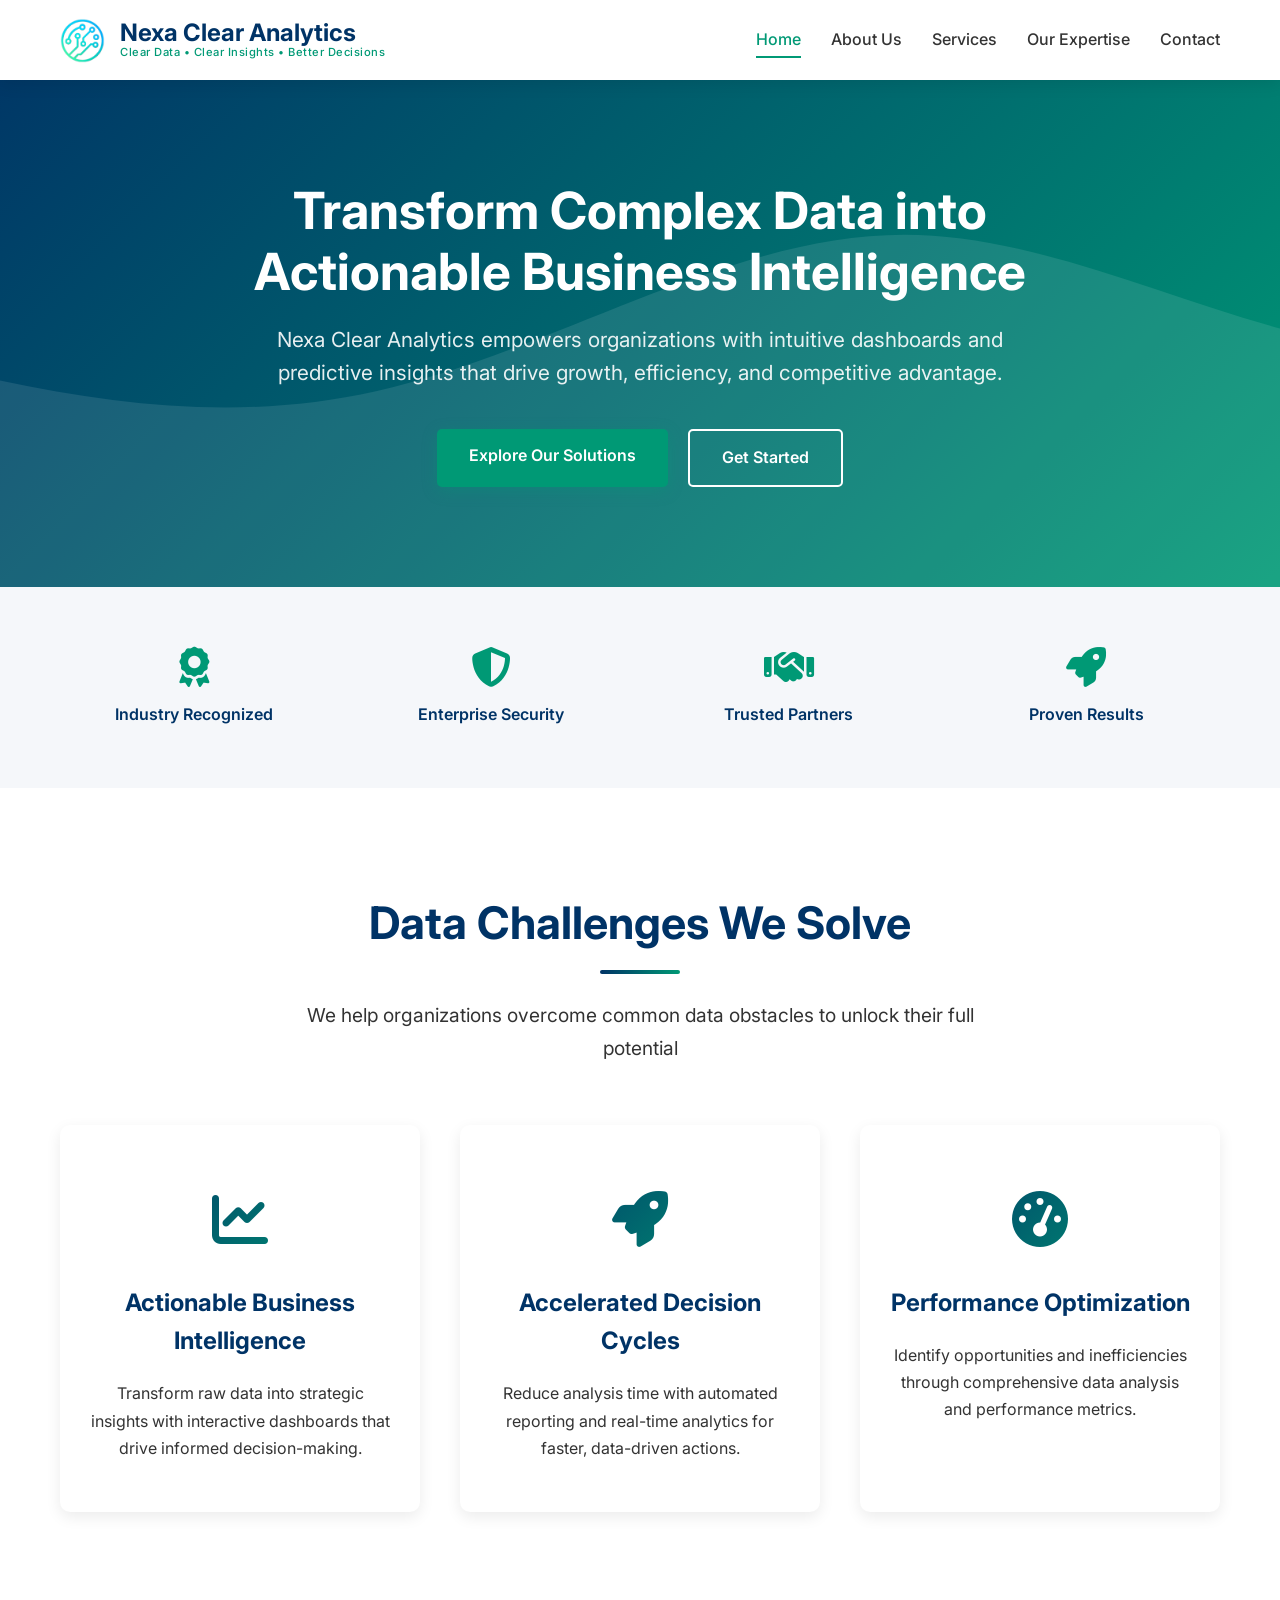
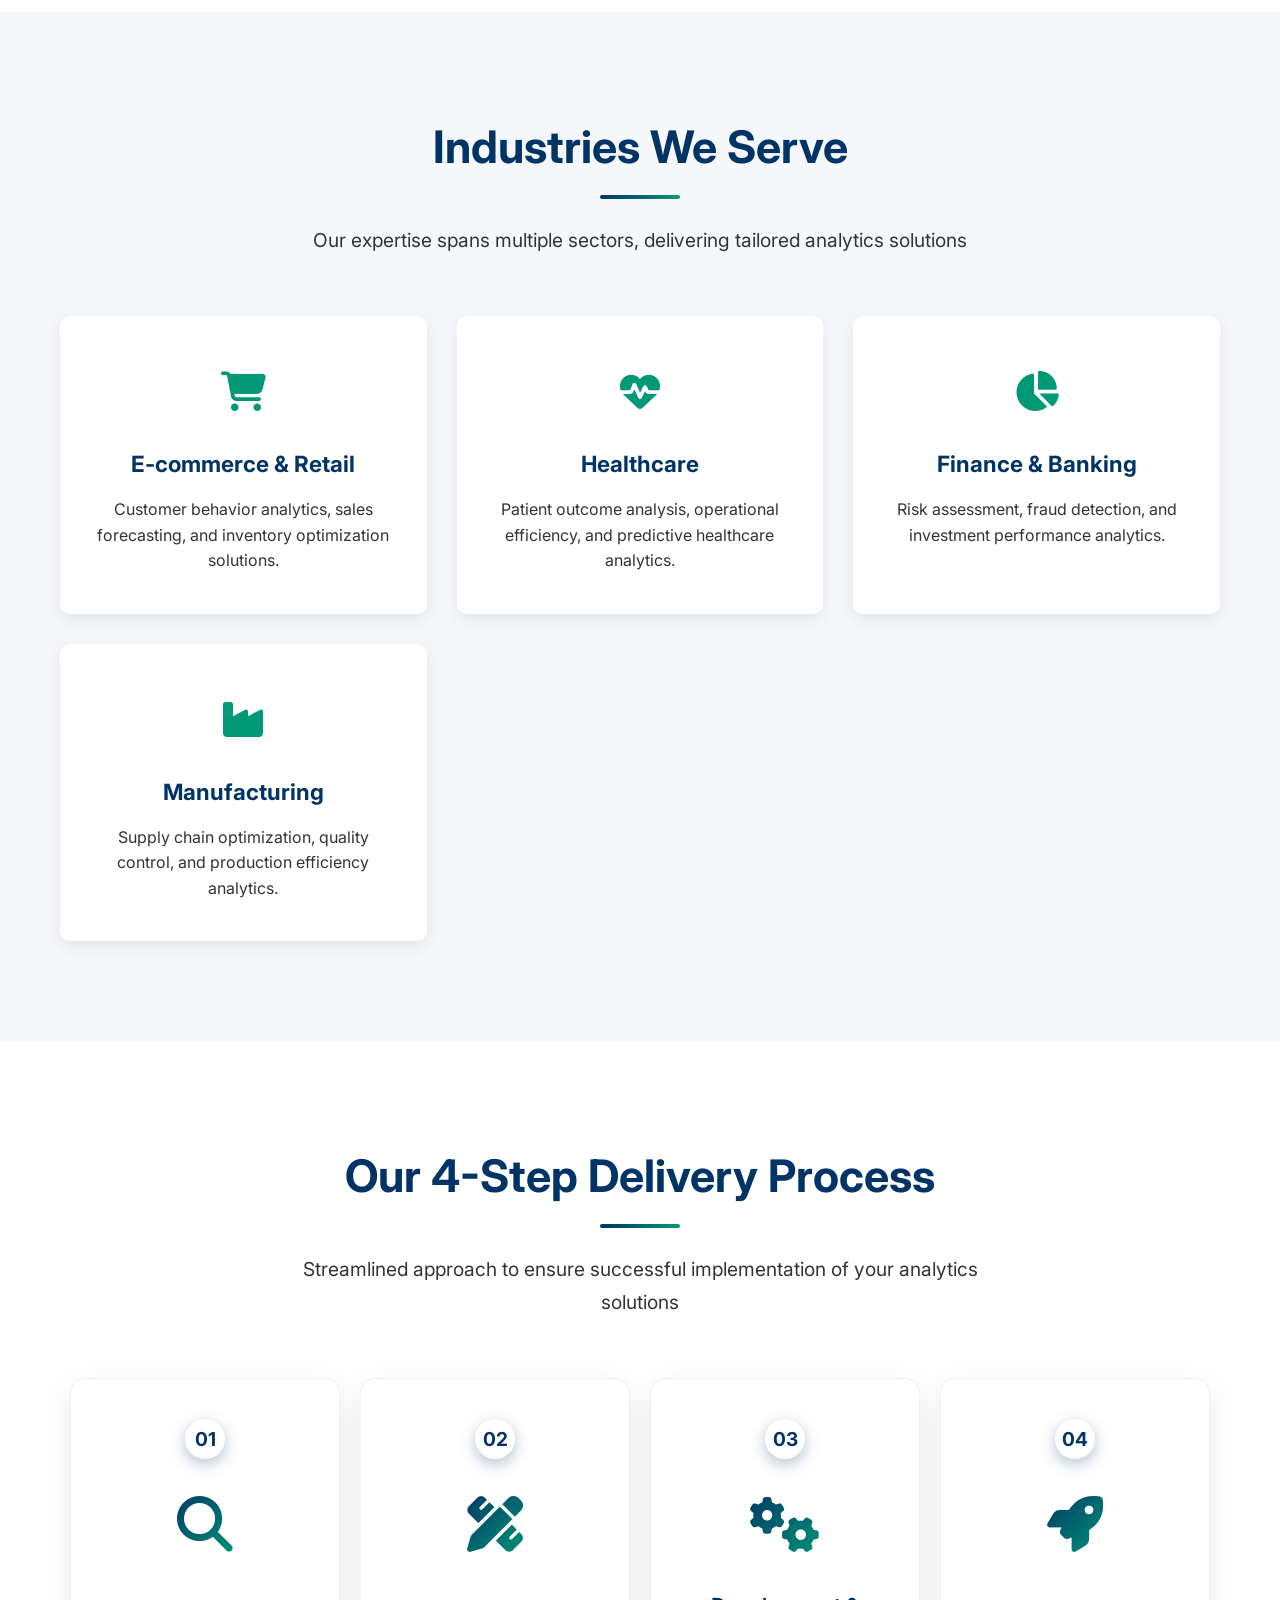
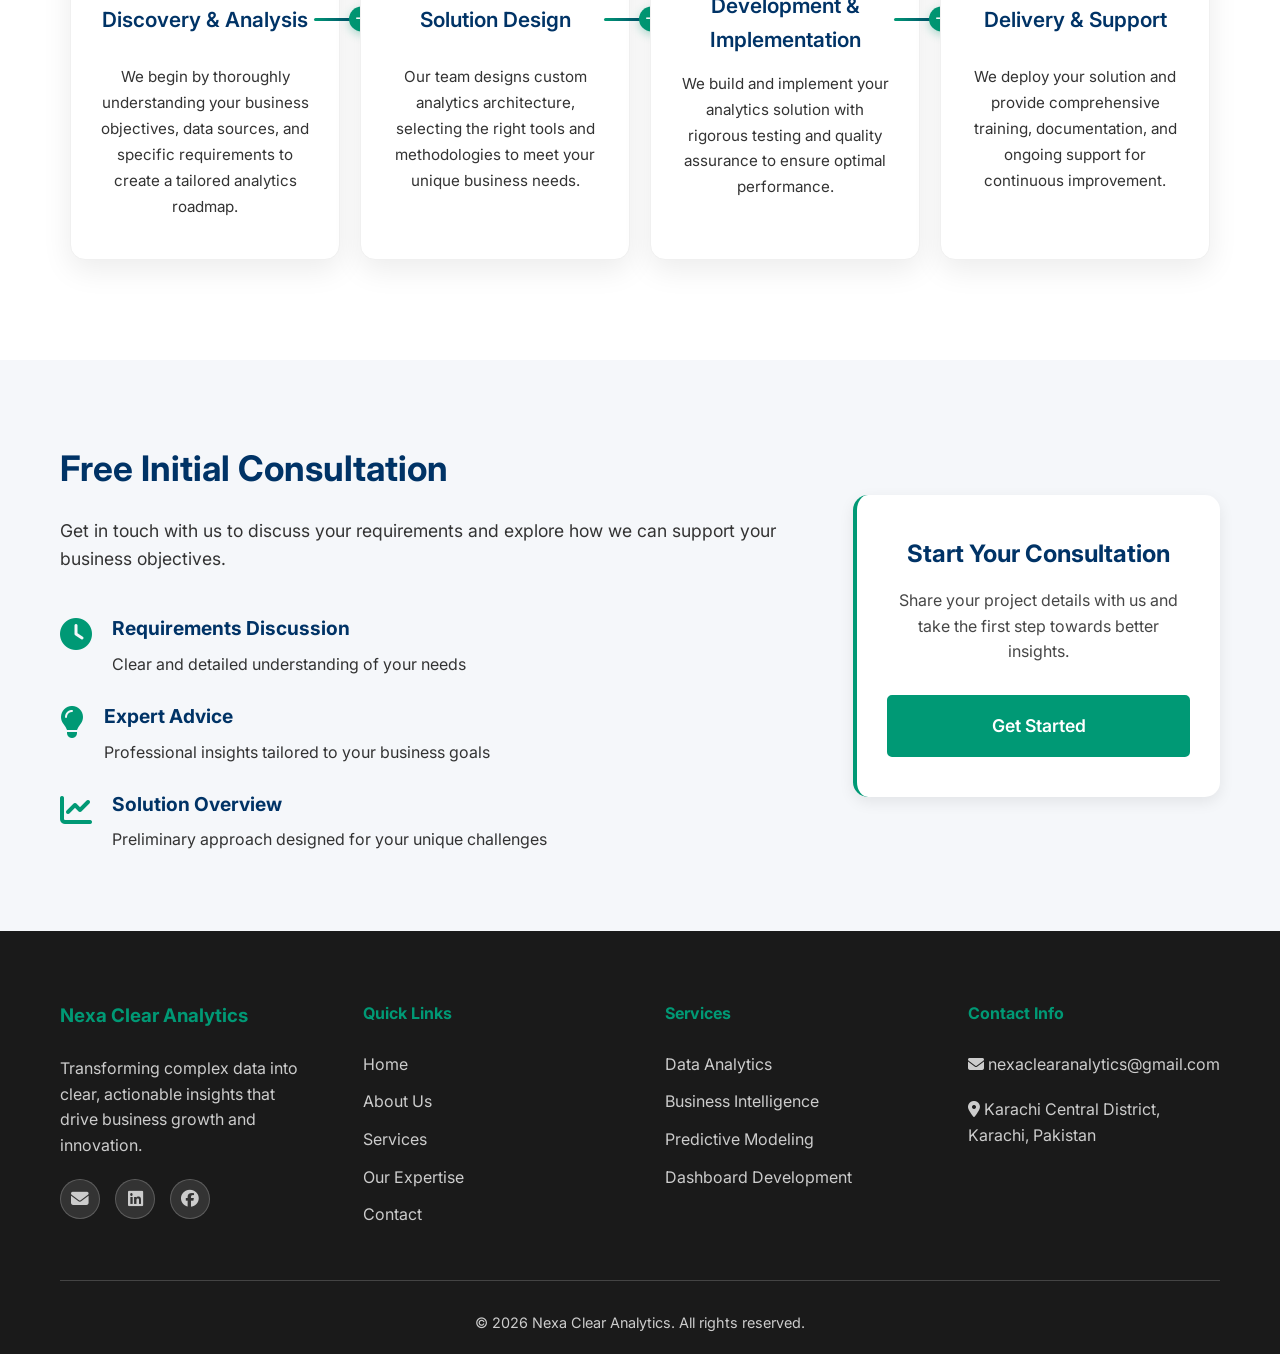
<file: index.html>
<!DOCTYPE html>
<html lang="en">
<head>
    <meta charset="UTF-8">
    <meta name="viewport" content="width=device-width, initial-scale=1.0">
    <meta name="description" content="Nexa Clear Analytics transforms complex data into actionable business intelligence with custom dashboards and predictive insights.">
    <title>Nexa Clear Analytics - From Raw Data to Clear Decisions</title>
    <link rel="stylesheet" href="css/style.css">
    <link rel="preconnect" href="https://fonts.googleapis.com">
    <link rel="preconnect" href="https://fonts.gstatic.com" crossorigin>
    <link href="https://fonts.googleapis.com/css2?family=Inter:wght@300;400;500;600;700&display=swap" rel="stylesheet">
    <link rel="stylesheet" href="https://cdnjs.cloudflare.com/ajax/libs/font-awesome/6.4.0/css/all.min.css">
    <link rel="icon" type="image/x-icon" href="images/favicon.png">
</head>
<body>
    <!-- Navigation -->
    <nav class="navbar">
        <div class="nav-container">
            <div class="nav-logo">
                <a href="index.html">
                    <img src="images/favicon.png" alt="Nexa Clear Analytics" class="logo-img">
                    <div class="logo-content">
                        <span class="logo-text">Nexa Clear Analytics</span>
                        <span class="logo-tagline">Clear Data • Clear Insights • Better Decisions</span>
                    </div>
                </a>
            </div>

            <div class="nav-menu" id="nav-menu">
                <a href="index.html" class="nav-link active">Home</a>
                <a href="about.html" class="nav-link">About Us</a>
                <a href="services.html" class="nav-link">Services</a>
                <a href="portfolio.html" class="nav-link">Our Expertise</a>
                <a href="contact.html" class="nav-link">Contact</a>
            </div>
            <div class="hamburger" id="hamburger">
                <span></span>
                <span></span>
                <span></span>
            </div>
        </div>
    </nav>

    <!-- Hero Section -->
  <section class="hero">
    <div class="container">
        <div class="hero-content">
            <h1>Transform Complex Data into Actionable Business Intelligence</h1>
            <p>Nexa Clear Analytics empowers organizations with intuitive dashboards and predictive insights that drive growth, efficiency, and competitive advantage.</p>
            <div class="hero-buttons">
                <a href="services.html" class="btn btn-primary">Explore Our Solutions</a>
                <a href="contact.html#contact-form" class="btn btn-secondary" id="hero-get-started">
                    Get Started
                </a>
            </div>
        </div>
    </div>
</section>

    <!-- Trust Indicators -->
    <section class="trust-section">
        <div class="container">
            <div class="trust-grid">
                <div class="trust-item">
                    <i class="fas fa-award"></i>
                    <span>Industry Recognized</span>
                </div>
                <div class="trust-item">
                    <i class="fas fa-shield-alt"></i>
                    <span>Enterprise Security</span>
                </div>
                <div class="trust-item">
                    <i class="fas fa-handshake"></i>
                    <span>Trusted Partners</span>
                </div>
                <div class="trust-item">
                    <i class="fas fa-rocket"></i>
                    <span>Proven Results</span>
                </div>
            </div>
        </div>
    </section>

    <!-- How We Help Section -->
    <section class="section help-section">
        <div class="container">
            <div class="section-header">
                <h2>Data Challenges We Solve</h2>
                <p>We help organizations overcome common data obstacles to unlock their full potential</p>
            </div>
            <div class="help-grid">
                <div class="help-card fade-in">
                    <div class="help-icon">
                        <i class="fas fa-chart-line"></i>
                    </div>
                    <h3>Actionable Business Intelligence</h3>
                    <p>Transform raw data into strategic insights with interactive dashboards that drive informed decision-making.</p>
                </div>
                <div class="help-card fade-in">
                    <div class="help-icon">
                        <i class="fas fa-rocket"></i>
                    </div>
                    <h3>Accelerated Decision Cycles</h3>
                    <p>Reduce analysis time with automated reporting and real-time analytics for faster, data-driven actions.</p>
                </div>
                <div class="help-card fade-in">
                    <div class="help-icon">
                        <i class="fas fa-tachometer-alt"></i>
                    </div>
                    <h3>Performance Optimization</h3>
                    <p>Identify opportunities and inefficiencies through comprehensive data analysis and performance metrics.</p>
                </div>
            </div>
        </div>
    </section>

    <!-- Industries Section -->
    <section class="section industries-section">
        <div class="container">
            <div class="section-header">
                <h2>Industries We Serve</h2>
                <p>Our expertise spans multiple sectors, delivering tailored analytics solutions</p>
            </div>
            <div class="industries-grid">
                <div class="industry-card fade-in">
                    <div class="industry-icon">
                        <i class="fas fa-shopping-cart"></i>
                    </div>
                    <h3>E-commerce & Retail</h3>
                    <p>Customer behavior analytics, sales forecasting, and inventory optimization solutions.</p>
                </div>
                <div class="industry-card fade-in">
                    <div class="industry-icon">
                        <i class="fas fa-heartbeat"></i>
                    </div>
                    <h3>Healthcare</h3>
                    <p>Patient outcome analysis, operational efficiency, and predictive healthcare analytics.</p>
                </div>
                <div class="industry-card fade-in">
                    <div class="industry-icon">
                        <i class="fas fa-chart-pie"></i>
                    </div>
                    <h3>Finance & Banking</h3>
                    <p>Risk assessment, fraud detection, and investment performance analytics.</p>
                </div>
                <div class="industry-card fade-in">
                    <div class="industry-icon">
                        <i class="fas fa-industry"></i>
                    </div>
                    <h3>Manufacturing</h3>
                    <p>Supply chain optimization, quality control, and production efficiency analytics.</p>
                </div>
            </div>
        </div>
    </section>

    <!-- Process Section -->
    <section class="section process-section">
        <div class="container">
            <div class="section-header">
                <h2>Our 4-Step Delivery Process</h2>
                <p>Streamlined approach to ensure successful implementation of your analytics solutions</p>
            </div>
            
            <div class="process-grid">
                <!-- Step 1 -->
                <div class="process-card fade-in">
                    <div class="step-number">01</div>
                    <div class="step-icon">
                        <i class="fas fa-search"></i>
                    </div>
                    <h3>Discovery & Analysis</h3>
                    <p>We begin by thoroughly understanding your business objectives, data sources, and specific requirements to create a tailored analytics roadmap.</p>
                    <div class="step-connector">
                        <div class="connector-line"></div>
                        <div class="connector-arrow">
                            <i class="fas fa-arrow-right"></i>
                        </div>
                    </div>
                </div>

                <!-- Step 2 -->
                <div class="process-card fade-in">
                    <div class="step-number">02</div>
                    <div class="step-icon">
                        <i class="fas fa-pencil-ruler"></i>
                    </div>
                    <h3>Solution Design</h3>
                    <p>Our team designs custom analytics architecture, selecting the right tools and methodologies to meet your unique business needs.</p>
                    <div class="step-connector">
                        <div class="connector-line"></div>
                        <div class="connector-arrow">
                            <i class="fas fa-arrow-right"></i>
                        </div>
                    </div>
                </div>

                <!-- Step 3 -->
                <div class="process-card fade-in">
                    <div class="step-number">03</div>
                    <div class="step-icon">
                        <i class="fas fa-cogs"></i>
                    </div>
                    <h3>Development & Implementation</h3>
                    <p>We build and implement your analytics solution with rigorous testing and quality assurance to ensure optimal performance.</p>
                    <div class="step-connector">
                        <div class="connector-line"></div>
                        <div class="connector-arrow">
                            <i class="fas fa-arrow-right"></i>
                        </div>
                    </div>
                </div>

                <!-- Step 4 -->
                <div class="process-card fade-in">
                    <div class="step-number">04</div>
                    <div class="step-icon">
                        <i class="fas fa-rocket"></i>
                    </div>
                    <h3>Delivery & Support</h3>
                    <p>We deploy your solution and provide comprehensive training, documentation, and ongoing support for continuous improvement.</p>
                </div>
            </div>
        </div>
    </section>

    <section class="section consultation-section">
        <div class="container">
            <div class="consultation-grid">
                <div class="consultation-content">
                    <h2>Free Initial Consultation</h2>
                    <p>Get in touch with us to discuss your requirements and explore how we can support your business objectives.</p>
                    <div class="consultation-benefits">
                        <div class="benefit-item">
                            <i class="fas fa-clock"></i>
                            <div>
                                <h4>Requirements Discussion</h4>
                                <p>Clear and detailed understanding of your needs</p>
                            </div>
                        </div>
                        <div class="benefit-item">
                            <i class="fas fa-lightbulb"></i>
                            <div>
                                <h4>Expert Advice</h4>
                                <p>Professional insights tailored to your business goals</p>
                            </div>
                        </div>
                        <div class="benefit-item">
                            <i class="fas fa-chart-line"></i>
                            <div>
                                <h4>Solution Overview</h4>
                                <p>Preliminary approach designed for your unique challenges</p>
                            </div>
                        </div>
                    </div>
                </div>
                <div class="consultation-cta">
                    <div class="cta-card">
                        <h3>Start Your Consultation</h3>
                        <p>Share your project details with us and take the first step towards better insights.</p>
                        <div class="cta-buttons">
                            <a href="contact.html#contact-form" class="consultation-get-started-btn" id="consultation-get-started">
                                Get Started
                            </a>
                        </div>
                    </div>
                </div>
            </div>
        </div>
    </section>



    <!-- Footer -->
    <footer class="footer">
        <div class="container">
            <div class="footer-content">
                <div class="footer-section">
                    <h3>Nexa Clear Analytics</h3>
                    <p>Transforming complex data into clear, actionable insights that drive business growth and innovation.</p>
                    <div class="social-links">
                        <a href="#" aria-label="Email"><i class="fas fa-envelope"></i></a>
                        <a href="#" aria-label="LinkedIn"><i class="fab fa-linkedin"></i></a>
                        <a href="#" aria-label="Twitter"><i class="fab fa-facebook"></i></a>
                    </div>
                </div>
                <div class="footer-section">
                    <h4>Quick Links</h4>
                    <a href="index.html">Home</a>
                    <a href="about.html">About Us</a>
                    <a href="services.html">Services</a>
                    <a href="portfolio.html">Our Expertise</a>
                    <a href="contact.html">Contact</a>
                </div>
                <div class="footer-section">
                    <h4>Services</h4>
                    <a href="services.html">Data Analytics</a>
                    <a href="services.html">Business Intelligence</a>
                    <a href="services.html">Predictive Modeling</a>
                    <a href="services.html">Dashboard Development</a>
                </div>
                <div class="footer-section">
                    <h4>Contact Info</h4>
                    <p><i class="fas fa-envelope"></i> nexaclearanalytics@gmail.com</p>
                    <p><i class="fas fa-map-marker-alt"></i> Karachi Central District, Karachi, Pakistan</p>
                </div>
            </div>
            <div class="footer-bottom">
                <p>&copy; <span id="current-year">2025</span> Nexa Clear Analytics. All rights reserved.</p>
            </div>
        </div>
    </footer>

    <script src="js/script.js"></script>
</body>
</html>
</file>
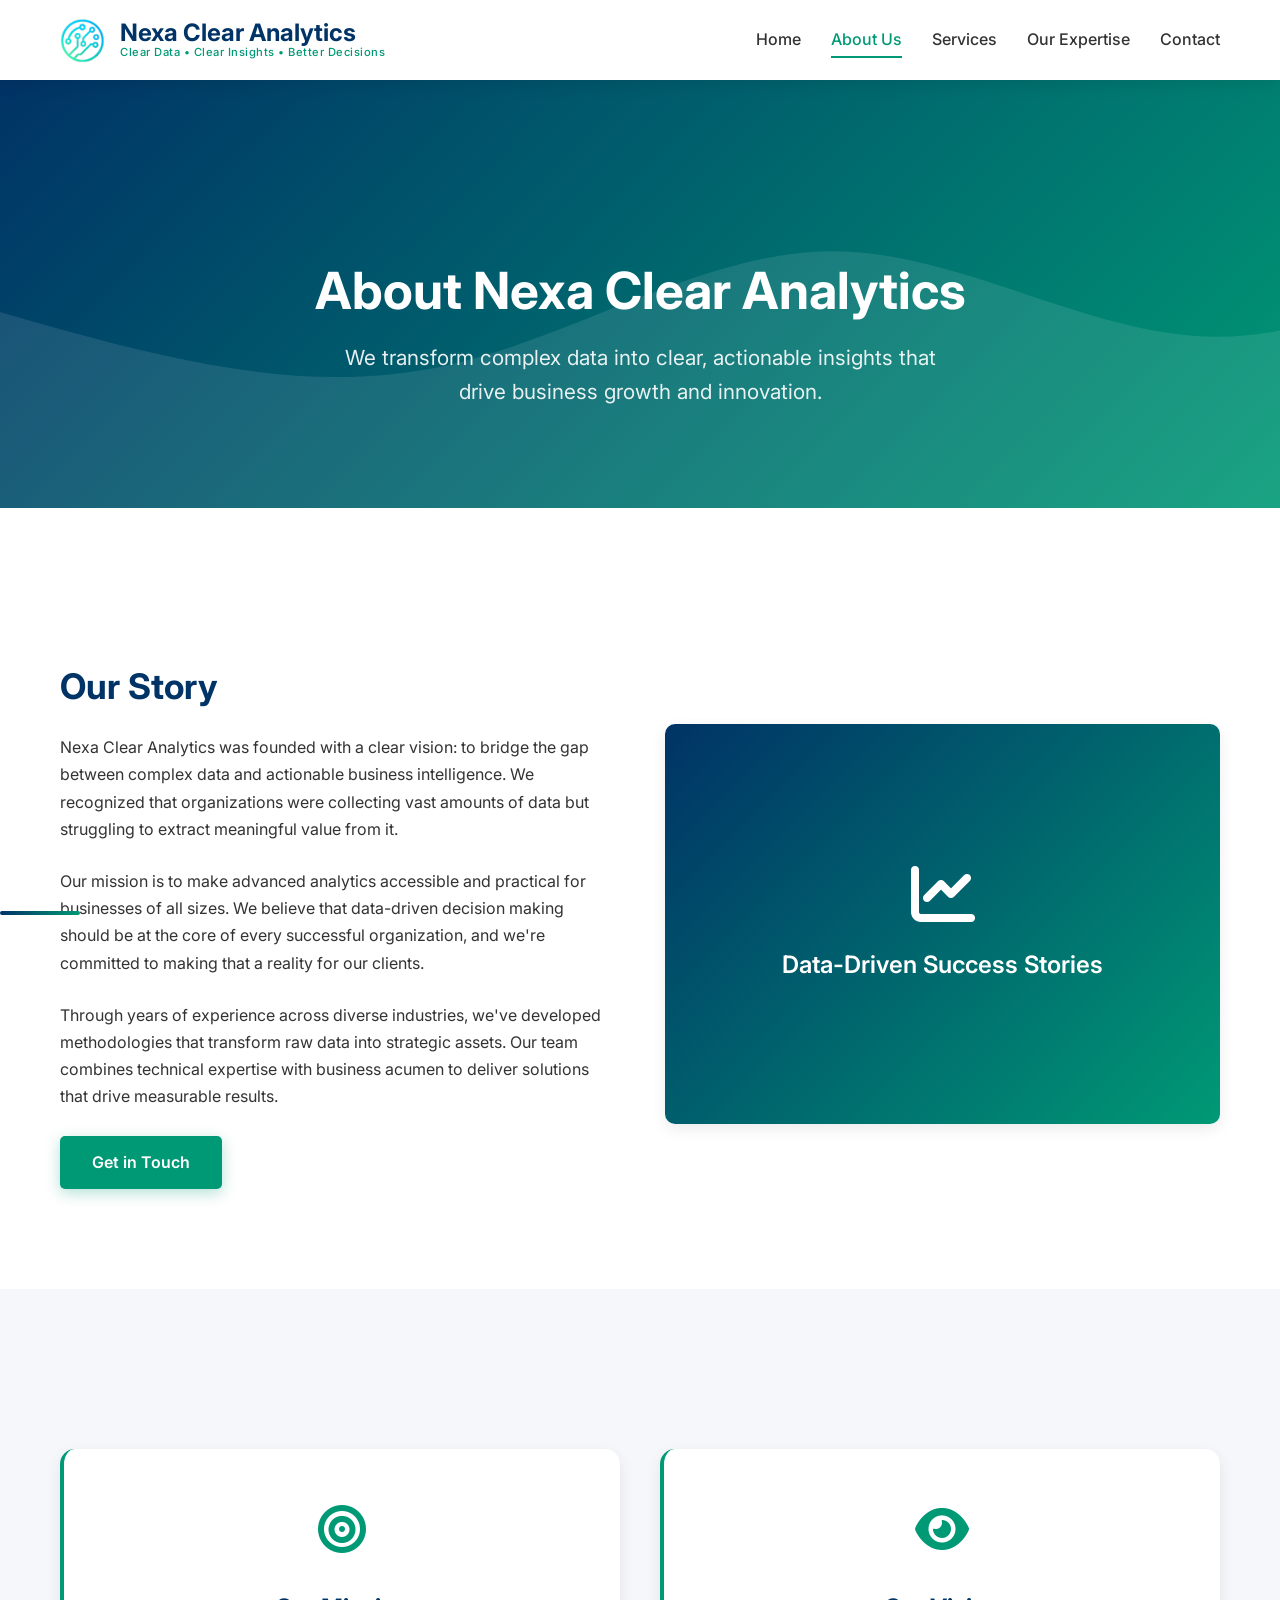
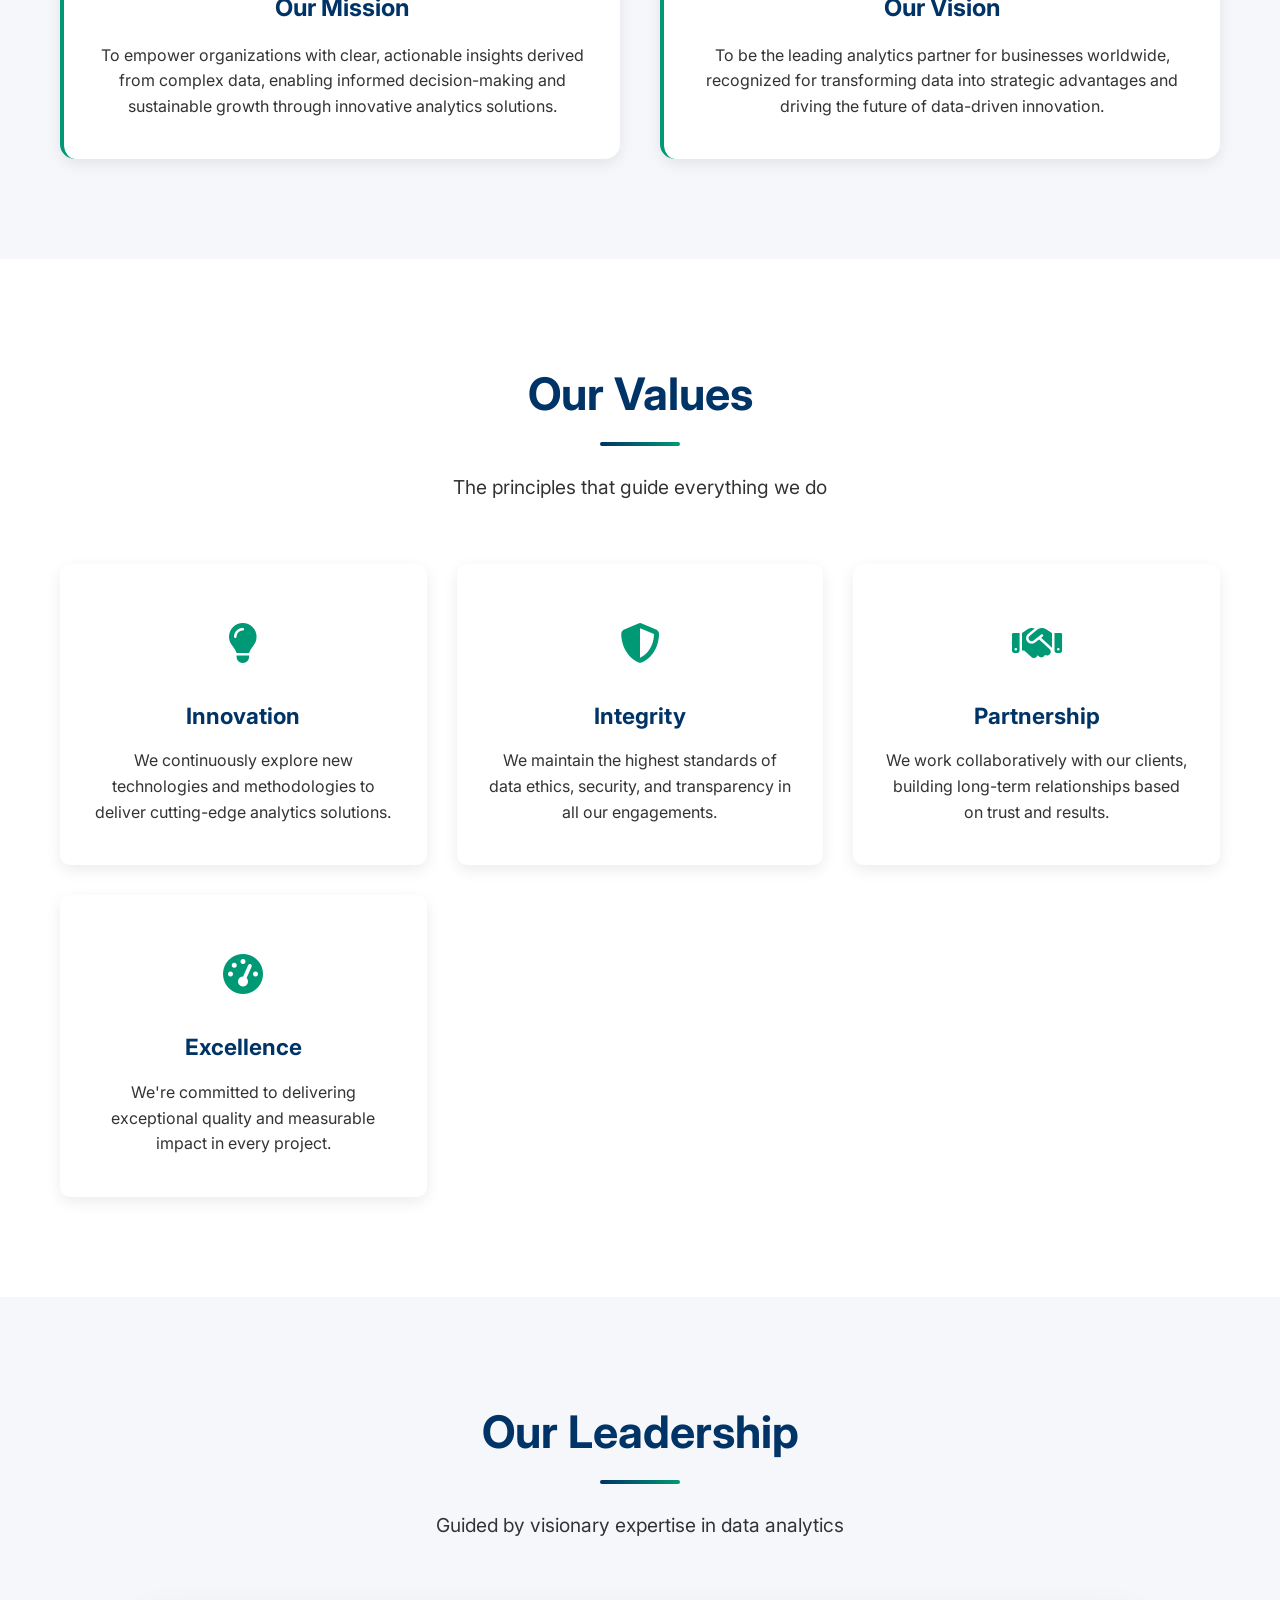
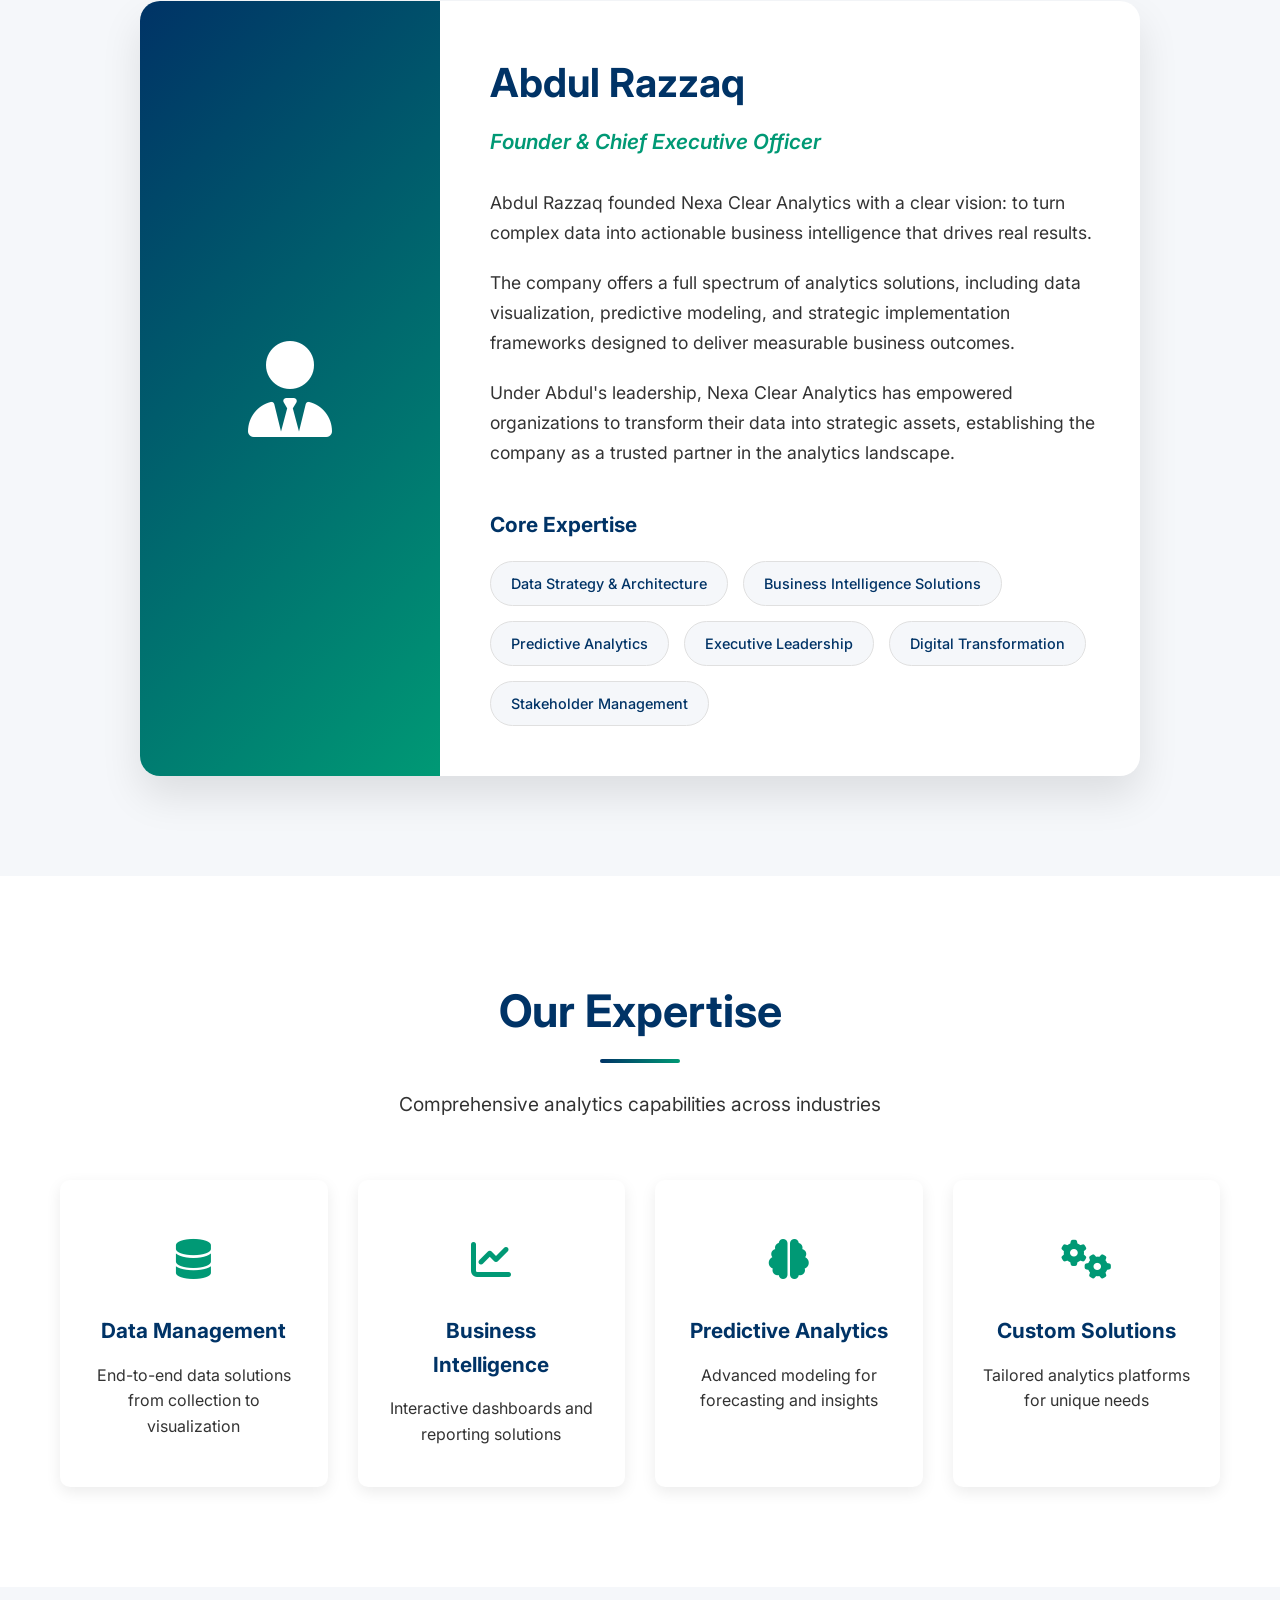
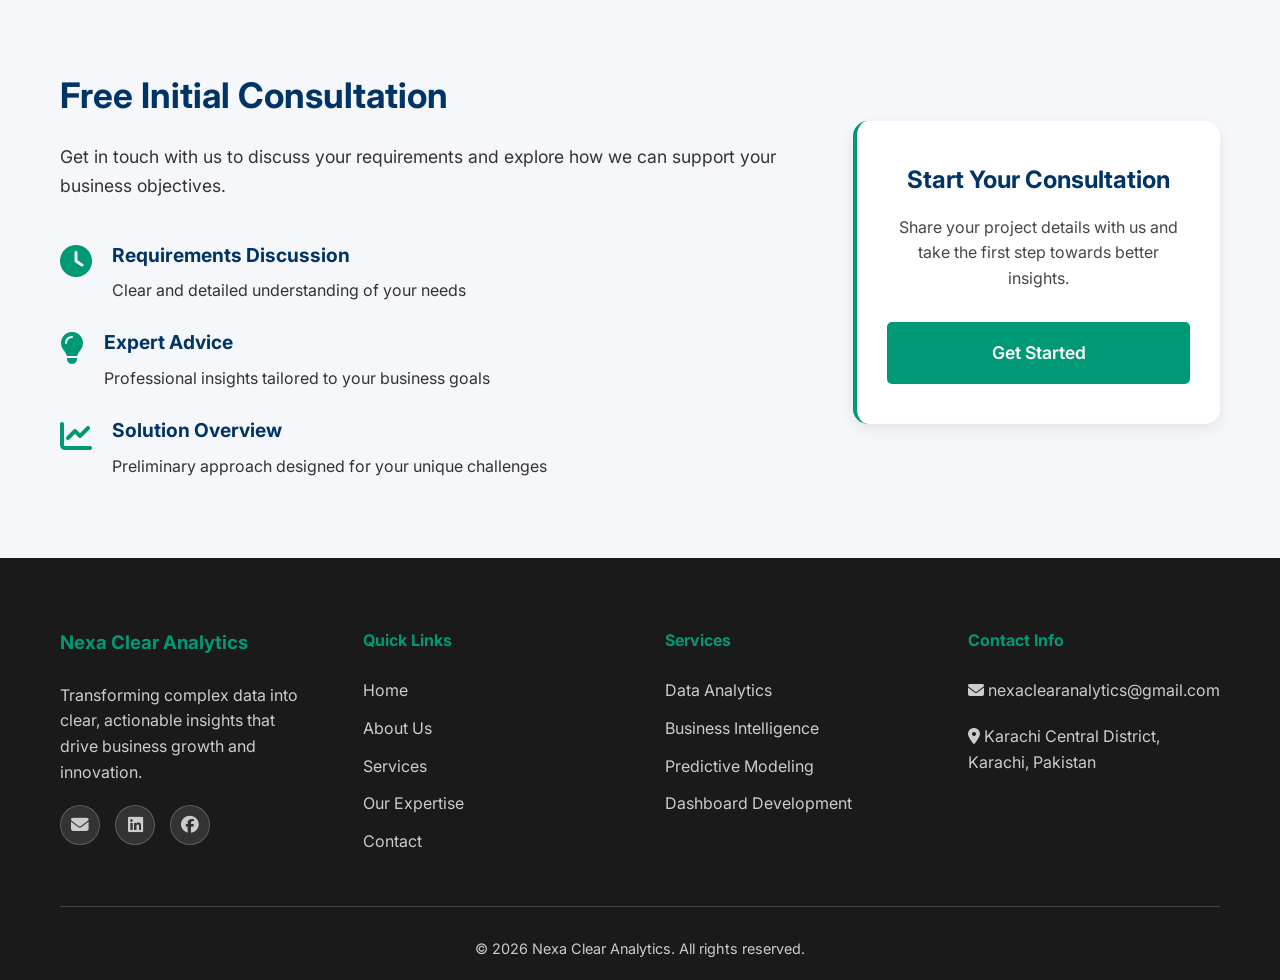
<file: about.html>
<!DOCTYPE html>
<html lang="en">
<head>
    <meta charset="UTF-8">
    <meta name="viewport" content="width=device-width, initial-scale=1.0">
    <meta name="description" content="Learn about Nexa Clear Analytics - our mission, values, and the team behind transforming data into actionable insights.">
    <title>About Us - Nexa Clear Analytics</title>
    <link rel="stylesheet" href="css/style.css">
    <link rel="preconnect" href="https://fonts.googleapis.com">
    <link rel="preconnect" href="https://fonts.gstatic.com" crossorigin>
    <link href="https://fonts.googleapis.com/css2?family=Inter:wght@300;400;500;600;700&display=swap" rel="stylesheet">
    <link rel="stylesheet" href="https://cdnjs.cloudflare.com/ajax/libs/font-awesome/6.4.0/css/all.min.css">
    <link rel="icon" type="image/x-icon" href="images/favicon.png">
</head>
<body>
    <!-- Navigation -->
    <nav class="navbar">
        <div class="nav-container">
            <div class="nav-logo">
                <a href="index.html">
                    <img src="images/favicon.png" alt="Nexa Clear Analytics" class="logo-img">
                    <div class="logo-content">
                        <span class="logo-text">Nexa Clear Analytics</span>
                        <span class="logo-tagline">Clear Data • Clear Insights • Better Decisions</span>
                    </div>
                </a>
            </div>

            <div class="nav-menu" id="nav-menu">
                <a href="index.html" class="nav-link">Home</a>
                <a href="about.html" class="nav-link active">About Us</a>
                <a href="services.html" class="nav-link">Services</a>
                <a href="portfolio.html" class="nav-link">Our Expertise</a>
                <a href="contact.html" class="nav-link">Contact</a>
            </div>
            <div class="hamburger" id="hamburger">
                <span></span>
                <span></span>
                <span></span>
            </div>
        </div>
    </nav>

    <!-- Page Header -->
    <section class="page-header">
        <div class="container">
            <h1>About Nexa Clear Analytics</h1>
            <p>We transform complex data into clear, actionable insights that drive business growth and innovation.</p>
        </div>
    </section>

    <!-- About Content -->
    <section class="section">
        <div class="container">
            <div class="about-content">
                <div class="about-text">
                    <h2>Our Story</h2>
                    <p>Nexa Clear Analytics was founded with a clear vision: to bridge the gap between complex data and actionable business intelligence. We recognized that organizations were collecting vast amounts of data but struggling to extract meaningful value from it.</p>
                    <p>Our mission is to make advanced analytics accessible and practical for businesses of all sizes. We believe that data-driven decision making should be at the core of every successful organization, and we're committed to making that a reality for our clients.</p>
                    <p>Through years of experience across diverse industries, we've developed methodologies that transform raw data into strategic assets. Our team combines technical expertise with business acumen to deliver solutions that drive measurable results.</p>
                    <a href="contact.html#contact-form" class="btn btn-primary">Get in Touch</a>
                </div>
                <div class="about-image">
                    <div class="image-placeholder">
                        <i class="fas fa-chart-line"></i>
                        <h3>Data-Driven Success Stories</h3>
                    </div>
                </div>
            </div>
        </div>
    </section>

    <!-- Mission & Vision -->
    <section class="section" style="background: var(--light-gray);">
        <div class="container">
            <div class="mission-vision">
                <div class="mission-card">
                    <div class="mission-icon">
                        <i class="fas fa-bullseye"></i>
                    </div>
                    <h3>Our Mission</h3>
                    <p>To empower organizations with clear, actionable insights derived from complex data, enabling informed decision-making and sustainable growth through innovative analytics solutions.</p>
                </div>
                <div class="vision-card">
                    <div class="vision-icon">
                        <i class="fas fa-eye"></i>
                    </div>
                    <h3>Our Vision</h3>
                    <p>To be the leading analytics partner for businesses worldwide, recognized for transforming data into strategic advantages and driving the future of data-driven innovation.</p>
                </div>
            </div>
        </div>
    </section>

    <!-- Values Section -->
    <section class="section">
        <div class="container">
            <div class="section-header">
                <h2>Our Values</h2>
                <p>The principles that guide everything we do</p>
            </div>
            <div class="values-grid">
                <div class="value-card">
                    <div class="value-icon">
                        <i class="fas fa-lightbulb"></i>
                    </div>
                    <h3>Innovation</h3>
                    <p>We continuously explore new technologies and methodologies to deliver cutting-edge analytics solutions.</p>
                </div>
                <div class="value-card">
                    <div class="value-icon">
                        <i class="fas fa-shield-alt"></i>
                    </div>
                    <h3>Integrity</h3>
                    <p>We maintain the highest standards of data ethics, security, and transparency in all our engagements.</p>
                </div>
                <div class="value-card">
                    <div class="value-icon">
                        <i class="fas fa-handshake"></i>
                    </div>
                    <h3>Partnership</h3>
                    <p>We work collaboratively with our clients, building long-term relationships based on trust and results.</p>
                </div>
                <div class="value-card">
                    <div class="value-icon">
                        <i class="fas fa-tachometer-alt"></i>
                    </div>
                    <h3>Excellence</h3>
                    <p>We're committed to delivering exceptional quality and measurable impact in every project.</p>
                </div>
            </div>
        </div>
    </section>

    <!-- Team Section -->
<!-- Leadership Section -->
<section class="section leadership-section">
    <div class="container">
        <div class="section-header">
            <h2>Our Leadership</h2>
            <p>Guided by visionary expertise in data analytics</p>
        </div>
        <div class="leadership-content">
            <div class="ceo-profile">
                <div class="ceo-image">
                    <i class="fas fa-user-tie"></i>
                </div>
                <div class="ceo-details">
                    <h3>Abdul Razzaq</h3>
                    <p class="ceo-title">Founder & Chief Executive Officer</p>
                    <div class="ceo-bio">
                        <p>Abdul Razzaq founded Nexa Clear Analytics with a clear vision: to turn complex data into actionable business intelligence that drives real results.</p> <p>The company offers a full spectrum of analytics solutions, including data visualization, predictive modeling, and strategic implementation frameworks designed to deliver measurable business outcomes.</p> <p>Under Abdul's leadership, Nexa Clear Analytics has empowered organizations to transform their data into strategic assets, establishing the company as a trusted partner in the analytics landscape.</p>
                    </div>
                    <div class="ceo-expertise">
                        <h4>Core Expertise</h4>
                        <div class="expertise-list">
                            <span>Data Strategy & Architecture</span>
                            <span>Business Intelligence Solutions</span>
                            <span>Predictive Analytics</span>
                            <span>Executive Leadership</span>
                            <span>Digital Transformation</span>
                            <span>Stakeholder Management</span>
                        </div>
                    </div>
                </div>
            </div>
        </div>
    </div>
</section>

    <!-- Expertise Section -->
    <section class="section">
        <div class="container">
            <div class="section-header">
                <h2>Our Expertise</h2>
                <p>Comprehensive analytics capabilities across industries</p>
            </div>
            <div class="expertise-grid">
                <div class="expertise-item">
                    <div class="expertise-icon">
                        <i class="fas fa-database"></i>
                    </div>
                    <h3>Data Management</h3>
                    <p>End-to-end data solutions from collection to visualization</p>
                </div>
                <div class="expertise-item">
                    <div class="expertise-icon">
                        <i class="fas fa-chart-line"></i>
                    </div>
                    <h3>Business Intelligence</h3>
                    <p>Interactive dashboards and reporting solutions</p>
                </div>
                <div class="expertise-item">
                    <div class="expertise-icon">
                        <i class="fas fa-brain"></i>
                    </div>
                    <h3>Predictive Analytics</h3>
                    <p>Advanced modeling for forecasting and insights</p>
                </div>
                <div class="expertise-item">
                    <div class="expertise-icon">
                        <i class="fas fa-cogs"></i>
                    </div>
                    <h3>Custom Solutions</h3>
                    <p>Tailored analytics platforms for unique needs</p>
                </div>
            </div>
        </div>
    </section>

    <!-- CTA Section -->
  <section class="section consultation-section">
    <div class="container">
        <div class="consultation-grid">
            <div class="consultation-content">
                <h2>Free Initial Consultation</h2>
                <p>Get in touch with us to discuss your requirements and explore how we can support your business objectives.</p>
                <div class="consultation-benefits">
                    <div class="benefit-item">
                        <i class="fas fa-clock"></i>
                        <div>
                            <h4>Requirements Discussion</h4>
                            <p>Clear and detailed understanding of your needs</p>
                        </div>
                    </div>
                    <div class="benefit-item">
                        <i class="fas fa-lightbulb"></i>
                        <div>
                            <h4>Expert Advice</h4>
                            <p>Professional insights tailored to your business goals</p>
                        </div>
                    </div>
                    <div class="benefit-item">
                        <i class="fas fa-chart-line"></i>
                        <div>
                            <h4>Solution Overview</h4>
                            <p>Preliminary approach designed for your unique challenges</p>
                        </div>
                    </div>
                </div>
            </div>
            <div class="consultation-cta">
                <div class="cta-card">
                    <h3>Start Your Consultation</h3>
                    <p>Share your project details with us and take the first step towards better insights.</p>
                    <div class="cta-buttons">
                        <a href="contact.html#contact-form" class="consultation-get-started-btn" id="consultation-get-started">
                            Get Started
                        </a>
                    </div>
                </div>
            </div>
        </div>
    </div>
</section>

    <!-- Footer -->
    <footer class="footer">
        <div class="container">
            <div class="footer-content">
                <div class="footer-section">
                    <h3>Nexa Clear Analytics</h3>
                    <p>Transforming complex data into clear, actionable insights that drive business growth and innovation.</p>
                    <div class="social-links">
                        <a href="#" aria-label="Email"><i class="fas fa-envelope"></i></a>
                        <a href="#" aria-label="LinkedIn"><i class="fab fa-linkedin"></i></a>
                        <a href="#" aria-label="Twitter"><i class="fab fa-facebook"></i></a>
                    </div>
                </div>
                <div class="footer-section">
                    <h4>Quick Links</h4>
                    <a href="index.html">Home</a>
                    <a href="about.html">About Us</a>
                    <a href="services.html">Services</a>
                    <a href="portfolio.html">Our Expertise</a>
                    <a href="contact.html">Contact</a>
                </div>
                <div class="footer-section">
                    <h4>Services</h4>
                    <a href="services.html">Data Analytics</a>
                    <a href="services.html">Business Intelligence</a>
                    <a href="services.html">Predictive Modeling</a>
                    <a href="services.html">Dashboard Development</a>
                </div>
                <div class="footer-section">
                    <h4>Contact Info</h4>
                    <p><i class="fas fa-envelope"></i> nexaclearanalytics@gmail.com</p>
                    <p><i class="fas fa-map-marker-alt"></i> Karachi Central District, Karachi, Pakistan</p>
                </div>
            </div>
            <div class="footer-bottom">
                <p>&copy; <span id="current-year">2025</span> Nexa Clear Analytics. All rights reserved.</p>
            </div>
        </div>
    </footer>
    <script src="js/script.js"></script>
</body>
</html>
</file>
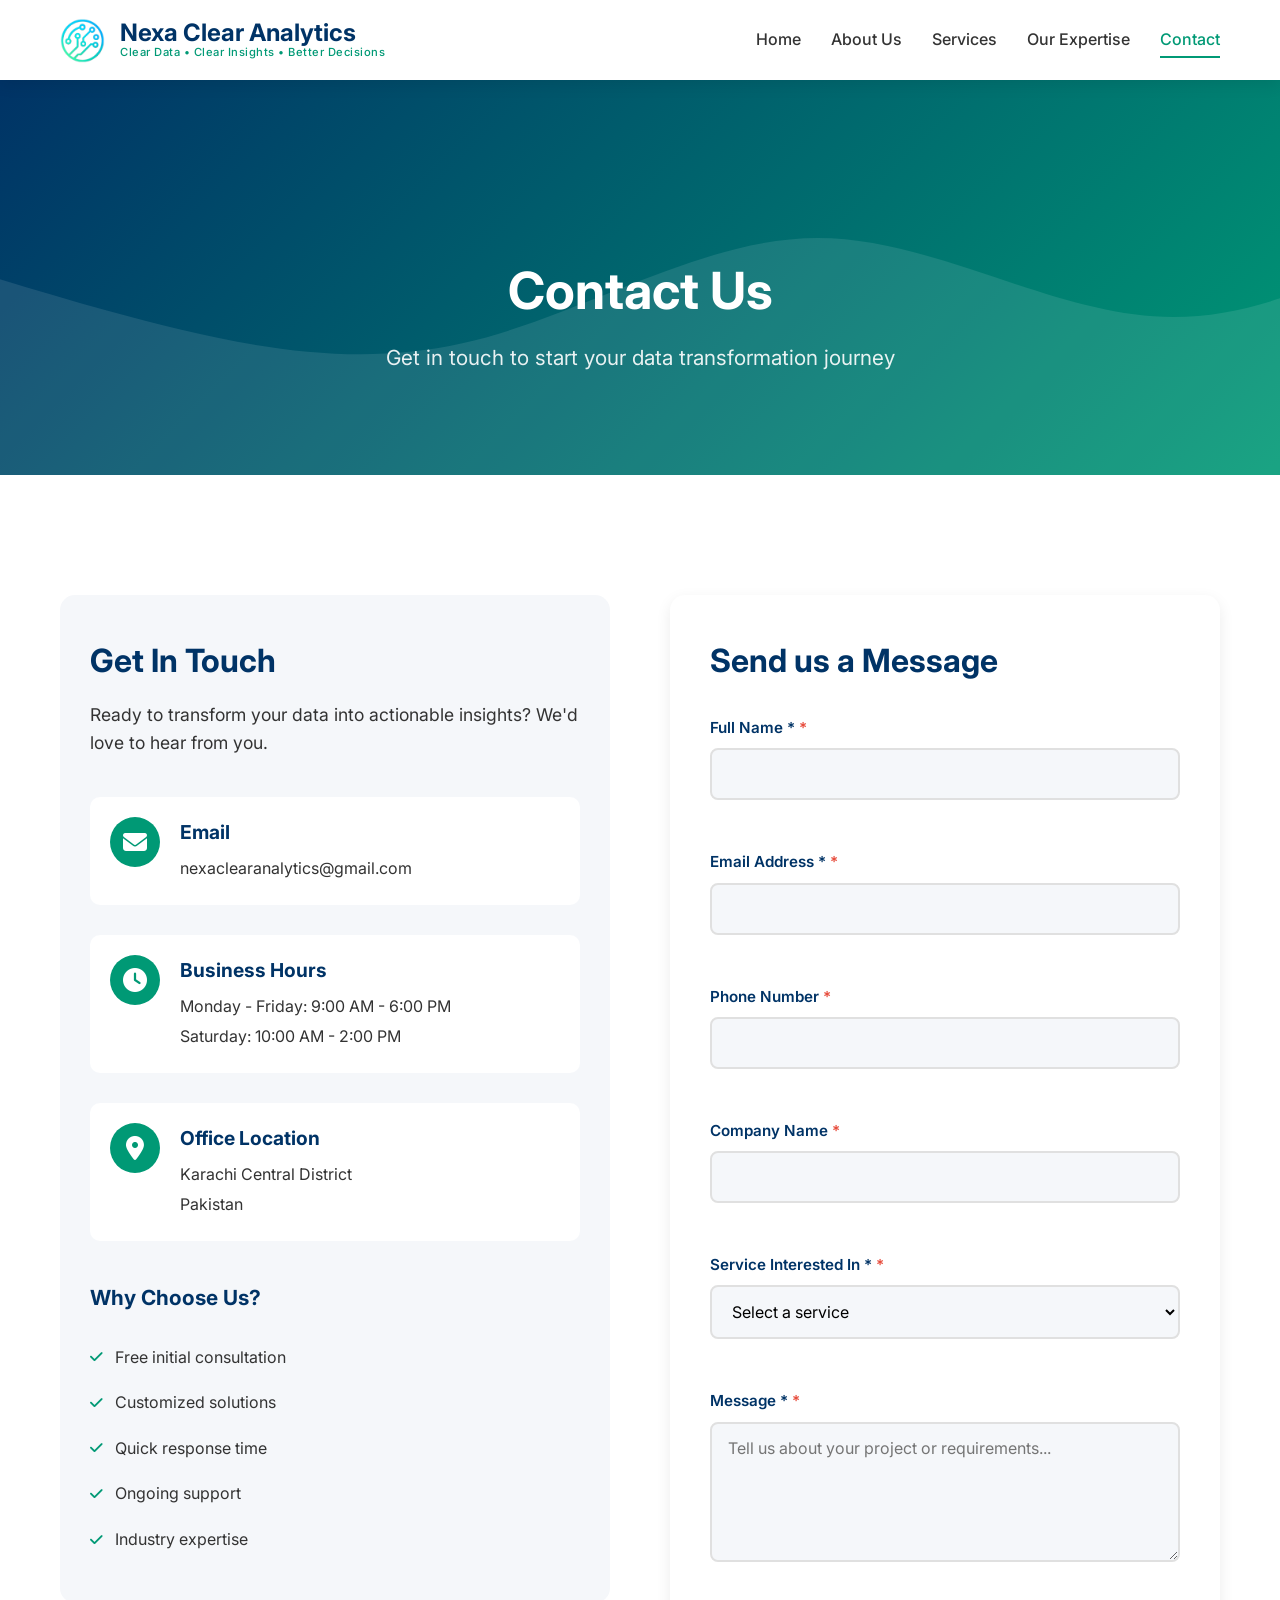
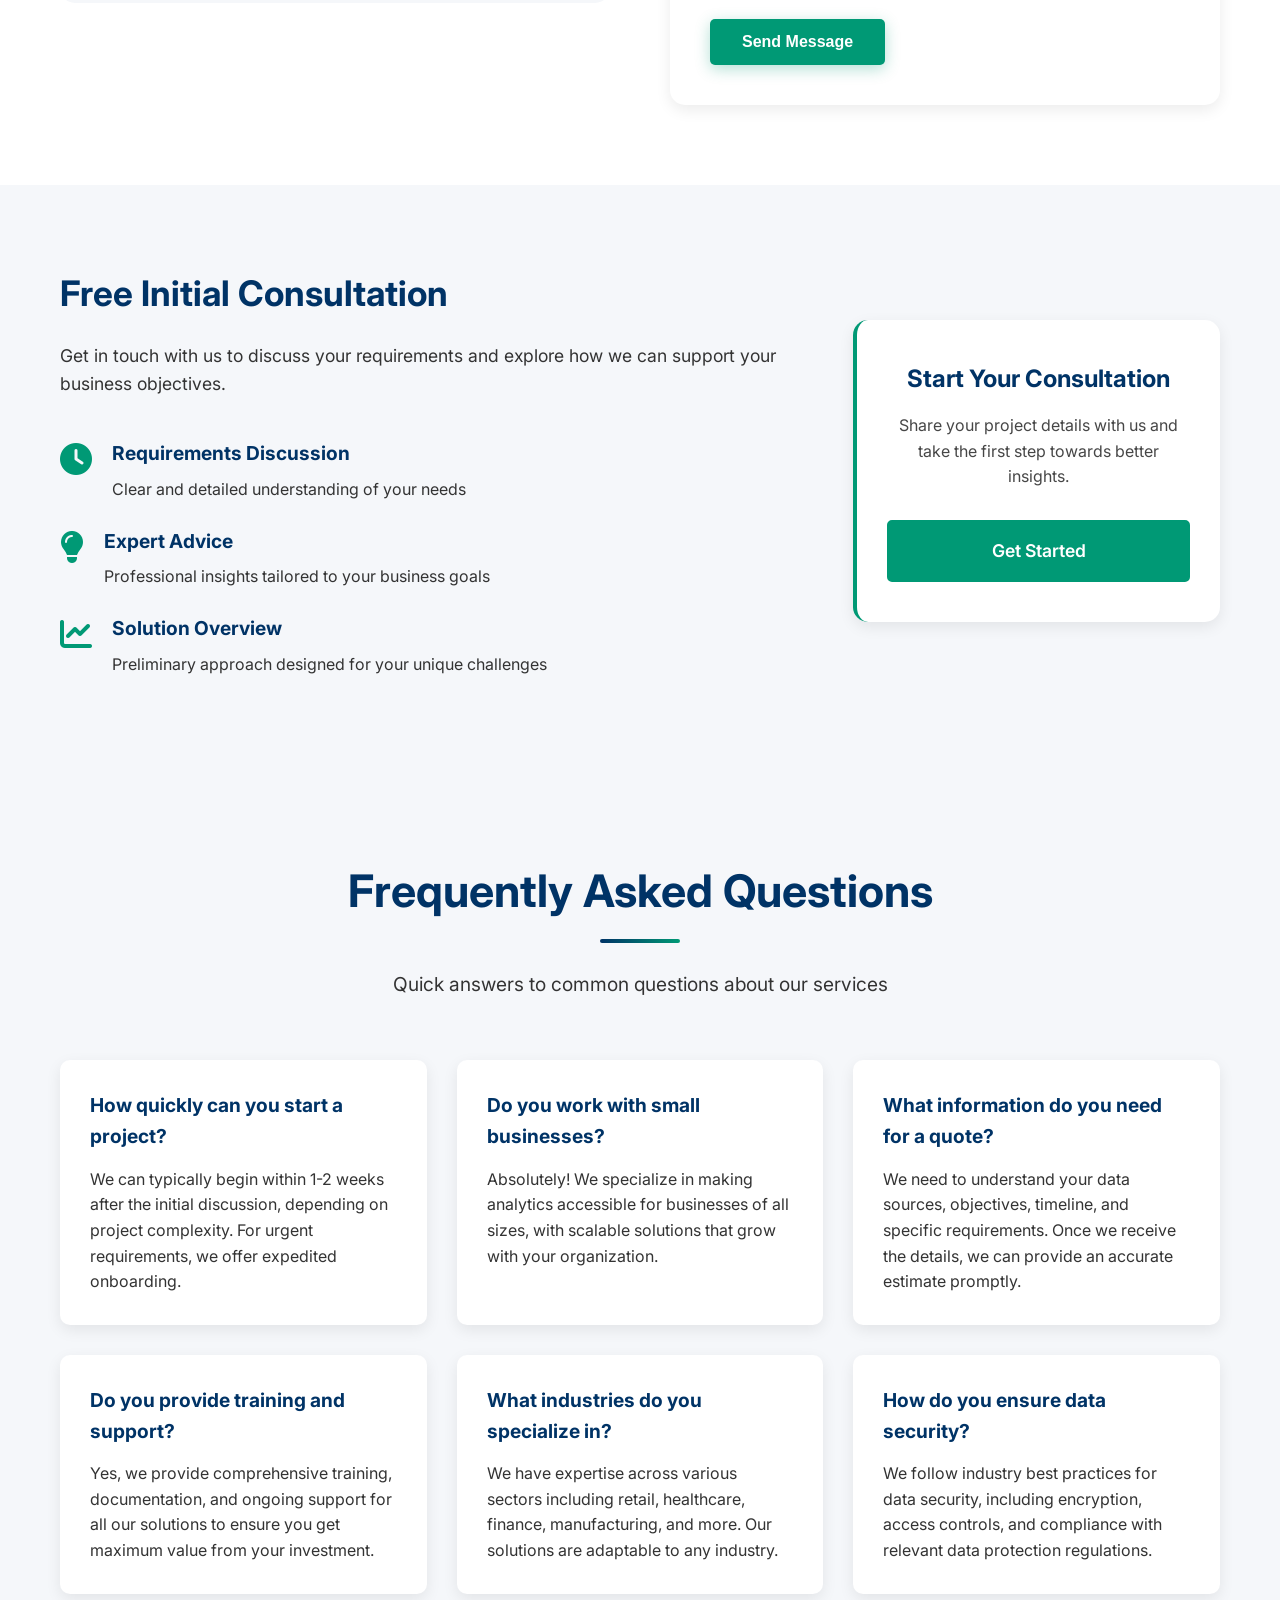
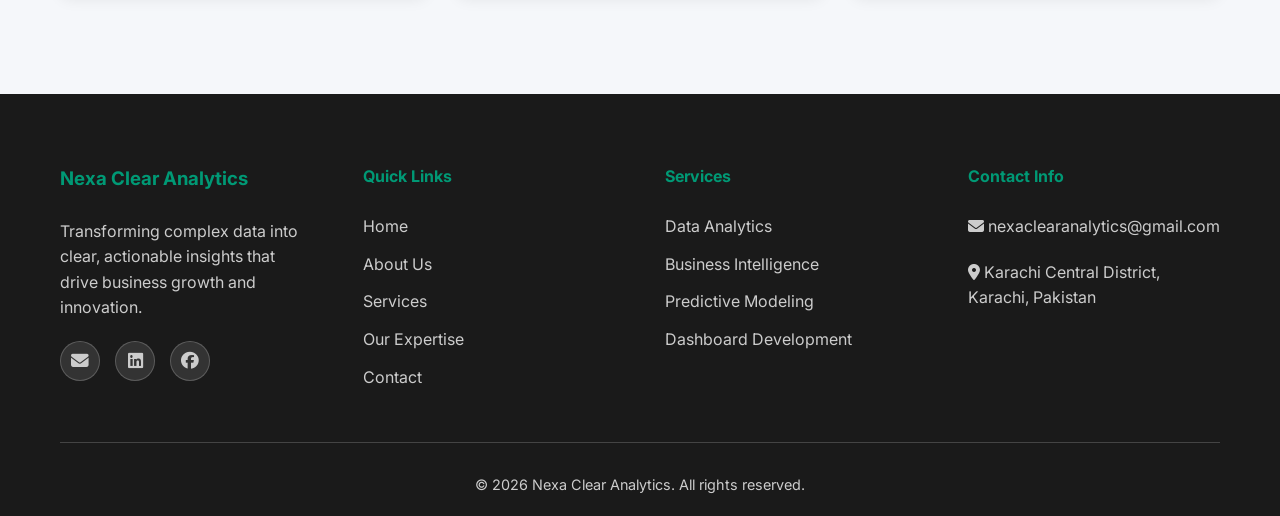
<file: contact.html>
<!DOCTYPE html>
<html lang="en">
<head>
    <meta charset="UTF-8">
    <meta name="viewport" content="width=device-width, initial-scale=1.0">
    <meta name="description" content="Contact Nexa Clear Analytics for data analytics consulting, custom solutions, and business intelligence services.">
    <title>Contact Us - Nexa Clear Analytics</title>
    <link rel="stylesheet" href="css/style.css">
    <link rel="preconnect" href="https://fonts.googleapis.com">
    <link rel="preconnect" href="https://fonts.gstatic.com" crossorigin>
    <link href="https://fonts.googleapis.com/css2?family=Inter:wght@300;400;500;600;700&display=swap" rel="stylesheet">
    <link rel="stylesheet" href="https://cdnjs.cloudflare.com/ajax/libs/font-awesome/6.4.0/css/all.min.css">
    <link rel="icon" type="image/x-icon" href="images/favicon.png">
</head>
<body>
    <!-- Navigation -->
    <nav class="navbar">
        <div class="nav-container">
            <div class="nav-logo">
                <a href="index.html">
                    <img src="images/favicon.png" alt="Nexa Clear Analytics" class="logo-img">
                    <div class="logo-content">
                        <span class="logo-text">Nexa Clear Analytics</span>
                        <span class="logo-tagline">Clear Data • Clear Insights • Better Decisions</span>
                    </div>
                </a>
            </div>

            <div class="nav-menu" id="nav-menu">
                <a href="index.html" class="nav-link">Home</a>
                <a href="about.html" class="nav-link">About Us</a>
                <a href="services.html" class="nav-link">Services</a>
                <a href="portfolio.html" class="nav-link">Our Expertise</a>
                <a href="contact.html" class="nav-link active">Contact</a>
            </div>
            <div class="hamburger" id="hamburger">
                <span></span>
                <span></span>
                <span></span>
            </div>
        </div>
    </nav>

    <!-- Page Header -->
    <section class="page-header">
        <div class="container">
            <h1>Contact Us</h1>
            <p>Get in touch to start your data transformation journey</p>
        </div>
    </section>

    <!-- Contact Section -->
    <section class="section contact-section">
        <div class="container">
            <div class="contact-grid">
                <!-- Contact Info -->
                <div class="contact-info">
                    <h2>Get In Touch</h2>
                    <p>Ready to transform your data into actionable insights? We'd love to hear from you.</p>
                    
                    <div class="contact-details">
                        <div class="contact-item">
                            <div class="contact-icon">
                                <i class="fas fa-envelope"></i>
                            </div>
                            <div class="contact-text">
                                <h3>Email</h3>
                                <p>nexaclearanalytics@gmail.com</p>
                            </div>
                        </div>
                                            
                        <div class="contact-item">
                            <div class="contact-icon">
                                <i class="fas fa-clock"></i>
                            </div>
                            <div class="contact-text">
                                <h3>Business Hours</h3>
                                <p>Monday - Friday: 9:00 AM - 6:00 PM</p>
                                <p>Saturday: 10:00 AM - 2:00 PM</p>
                            </div>
                        </div>

                        <div class="contact-item">
                            <div class="contact-icon">
                                <i class="fas fa-map-marker-alt"></i>
                            </div>
                            <div class="contact-text">
                                <h3>Office Location</h3>
                                <p>Karachi Central District</p>
                                <p>Pakistan</p>
                            </div>
                        </div>
                    </div>

                    <div class="why-choose-us">
                        <h3>Why Choose Us?</h3>
                        <ul>
                            <li><i class="fas fa-check"></i> Free initial consultation</li>
                            <li><i class="fas fa-check"></i> Customized solutions</li>
                            <li><i class="fas fa-check"></i> Quick response time</li>
                            <li><i class="fas fa-check"></i> Ongoing support</li>
                            <li><i class="fas fa-check"></i> Industry expertise</li>
                        </ul>
                    </div>
                </div>

                <!-- Contact Form -->
                <div class="contact-form">
    <h2>Send us a Message</h2>
    
    <form id="contact-form" action="https://formspree.io/f/xovkjwlj" method="POST">
        <!-- Redirect after success -->
        <input type="hidden" name="_next" value="https://nexaclearanalytics.github.io/thank-you.html">
        <input type="hidden" name="_captcha" value="false">

        <div class="form-group">
            <label for="name">Full Name *</label>
            <input type="text" id="name" name="name" required>
            <span class="error-message" id="name-error"></span>
        </div>
        
        <div class="form-group">
            <label for="email">Email Address *</label>
            <input type="email" id="email" name="email" required>
            <span class="error-message" id="email-error"></span>
        </div>
        
        <div class="form-group">
            <label for="phone">Phone Number</label>
            <input type="tel" id="phone" name="phone">
            <span class="error-message" id="phone-error"></span>
        </div>
        
        <div class="form-group">
            <label for="company">Company Name</label>
            <input type="text" id="company" name="company">
            <span class="error-message" id="company-error"></span>
        </div>
        
        <div class="form-group">
            <label for="service">Service Interested In *</label>
            <select id="service" name="service" required>
                <option value="">Select a service</option>
                <option value="dashboard">Business Intelligence Dashboards</option>
                <option value="analytics">Predictive Analytics</option>
                <option value="reporting">Automated Reporting</option>
                <option value="consultation">Analytics Consultation</option>
                <option value="training">Data Analytics Training</option>
                <option value="other">Other</option>
            </select>
            <span class="error-message" id="service-error"></span>
        </div>
        
        <div class="form-group">
            <label for="message">Message *</label>
            <textarea id="message" name="message" required placeholder="Tell us about your project or requirements..."></textarea>
            <span class="error-message" id="message-error"></span>
        </div>
        
        <button type="submit" class="btn btn-primary">
            <span class="btn-text">Send Message</span>
            <span class="btn-loading" style="display: none;">
                <i class="fas fa-spinner fa-spin"></i> Sending...
            </span>
        </button>
        <div id="form-message"></div>
    </form>
</div>

            </div>
        </div>
    </section>

    <!-- Consultation Section -->
    <section class="section consultation-section">
        <div class="container">
            <div class="consultation-grid">
                <div class="consultation-content">
                    <h2>Free Initial Consultation</h2>
                    <p>Get in touch with us to discuss your requirements and explore how we can support your business objectives.</p>
                    <div class="consultation-benefits">
                        <div class="benefit-item">
                            <i class="fas fa-clock"></i>
                            <div>
                                <h4>Requirements Discussion</h4>
                                <p>Clear and detailed understanding of your needs</p>
                            </div>
                        </div>
                        <div class="benefit-item">
                            <i class="fas fa-lightbulb"></i>
                            <div>
                                <h4>Expert Advice</h4>
                                <p>Professional insights tailored to your business goals</p>
                            </div>
                        </div>
                        <div class="benefit-item">
                            <i class="fas fa-chart-line"></i>
                            <div>
                                <h4>Solution Overview</h4>
                                <p>Preliminary approach designed for your unique challenges</p>
                            </div>
                        </div>
                    </div>
                </div>
                <div class="consultation-cta">
                    <div class="cta-card">
                        <h3>Start Your Consultation</h3>
                        <p>Share your project details with us and take the first step towards better insights.</p>
                        <div class="cta-buttons">
                            <a href="#contact-form" class="consultation-get-started-btn" id="consultation-get-started">
                                Get Started
                            </a>
                        </div>
                    </div>
                </div>
            </div>
        </div>
    </section>

    <!-- FAQ Section -->
    <section class="section faq-section">
        <div class="container">
            <div class="section-header">
                <h2>Frequently Asked Questions</h2>
                <p>Quick answers to common questions about our services</p>
            </div>
            <div class="faq-grid">
                <div class="faq-item">
                    <h3>How quickly can you start a project?</h3>
                    <p>We can typically begin within 1-2 weeks after the initial discussion, depending on project complexity. For urgent requirements, we offer expedited onboarding.</p>
                </div>
                <div class="faq-item">
                    <h3>Do you work with small businesses?</h3>
                    <p>Absolutely! We specialize in making analytics accessible for businesses of all sizes, with scalable solutions that grow with your organization.</p>
                </div>
                <div class="faq-item">
                    <h3>What information do you need for a quote?</h3>
                    <p>We need to understand your data sources, objectives, timeline, and specific requirements. Once we receive the details, we can provide an accurate estimate promptly.</p>
                </div>
                <div class="faq-item">
                    <h3>Do you provide training and support?</h3>
                    <p>Yes, we provide comprehensive training, documentation, and ongoing support for all our solutions to ensure you get maximum value from your investment.</p>
                </div>
                <div class="faq-item">
                    <h3>What industries do you specialize in?</h3>
                    <p>We have expertise across various sectors including retail, healthcare, finance, manufacturing, and more. Our solutions are adaptable to any industry.</p>
                </div>
                <div class="faq-item">
                    <h3>How do you ensure data security?</h3>
                    <p>We follow industry best practices for data security, including encryption, access controls, and compliance with relevant data protection regulations.</p>
                </div>
            </div>
        </div>
    </section>

    <!-- Footer -->
    <footer class="footer">
        <div class="container">
            <div class="footer-content">
                <div class="footer-section">
                    <h3>Nexa Clear Analytics</h3>
                    <p>Transforming complex data into clear, actionable insights that drive business growth and innovation.</p>
                    <div class="social-links">
                        <a href="mailto:nexaclearanalytics@gmail.com" aria-label="Email"><i class="fas fa-envelope"></i></a>
                        <a href="#" aria-label="LinkedIn"><i class="fab fa-linkedin"></i></a>
                        <a href="#" aria-label="Facebook"><i class="fab fa-facebook"></i></a>
                    </div>
                </div>
                <div class="footer-section">
                    <h4>Quick Links</h4>
                    <a href="index.html">Home</a>
                    <a href="about.html">About Us</a>
                    <a href="services.html">Services</a>
                    <a href="portfolio.html">Our Expertise</a>
                    <a href="contact.html">Contact</a>
                </div>
                <div class="footer-section">
                    <h4>Services</h4>
                    <a href="services.html">Data Analytics</a>
                    <a href="services.html">Business Intelligence</a>
                    <a href="services.html">Predictive Modeling</a>
                    <a href="services.html">Dashboard Development</a>
                </div>
                <div class="footer-section">
                    <h4>Contact Info</h4>
                    <p><i class="fas fa-envelope"></i> nexaclearanalytics@gmail.com</p>
                    <p><i class="fas fa-map-marker-alt"></i> Karachi Central District, Karachi, Pakistan</p>
                </div>
            </div>
            <div class="footer-bottom">
                <p>&copy; <span id="current-year">2025</span> Nexa Clear Analytics. All rights reserved.</p>
            </div>
        </div>
    </footer>

    <script src="js/script.js"></script>
</body>
</html>
</file>
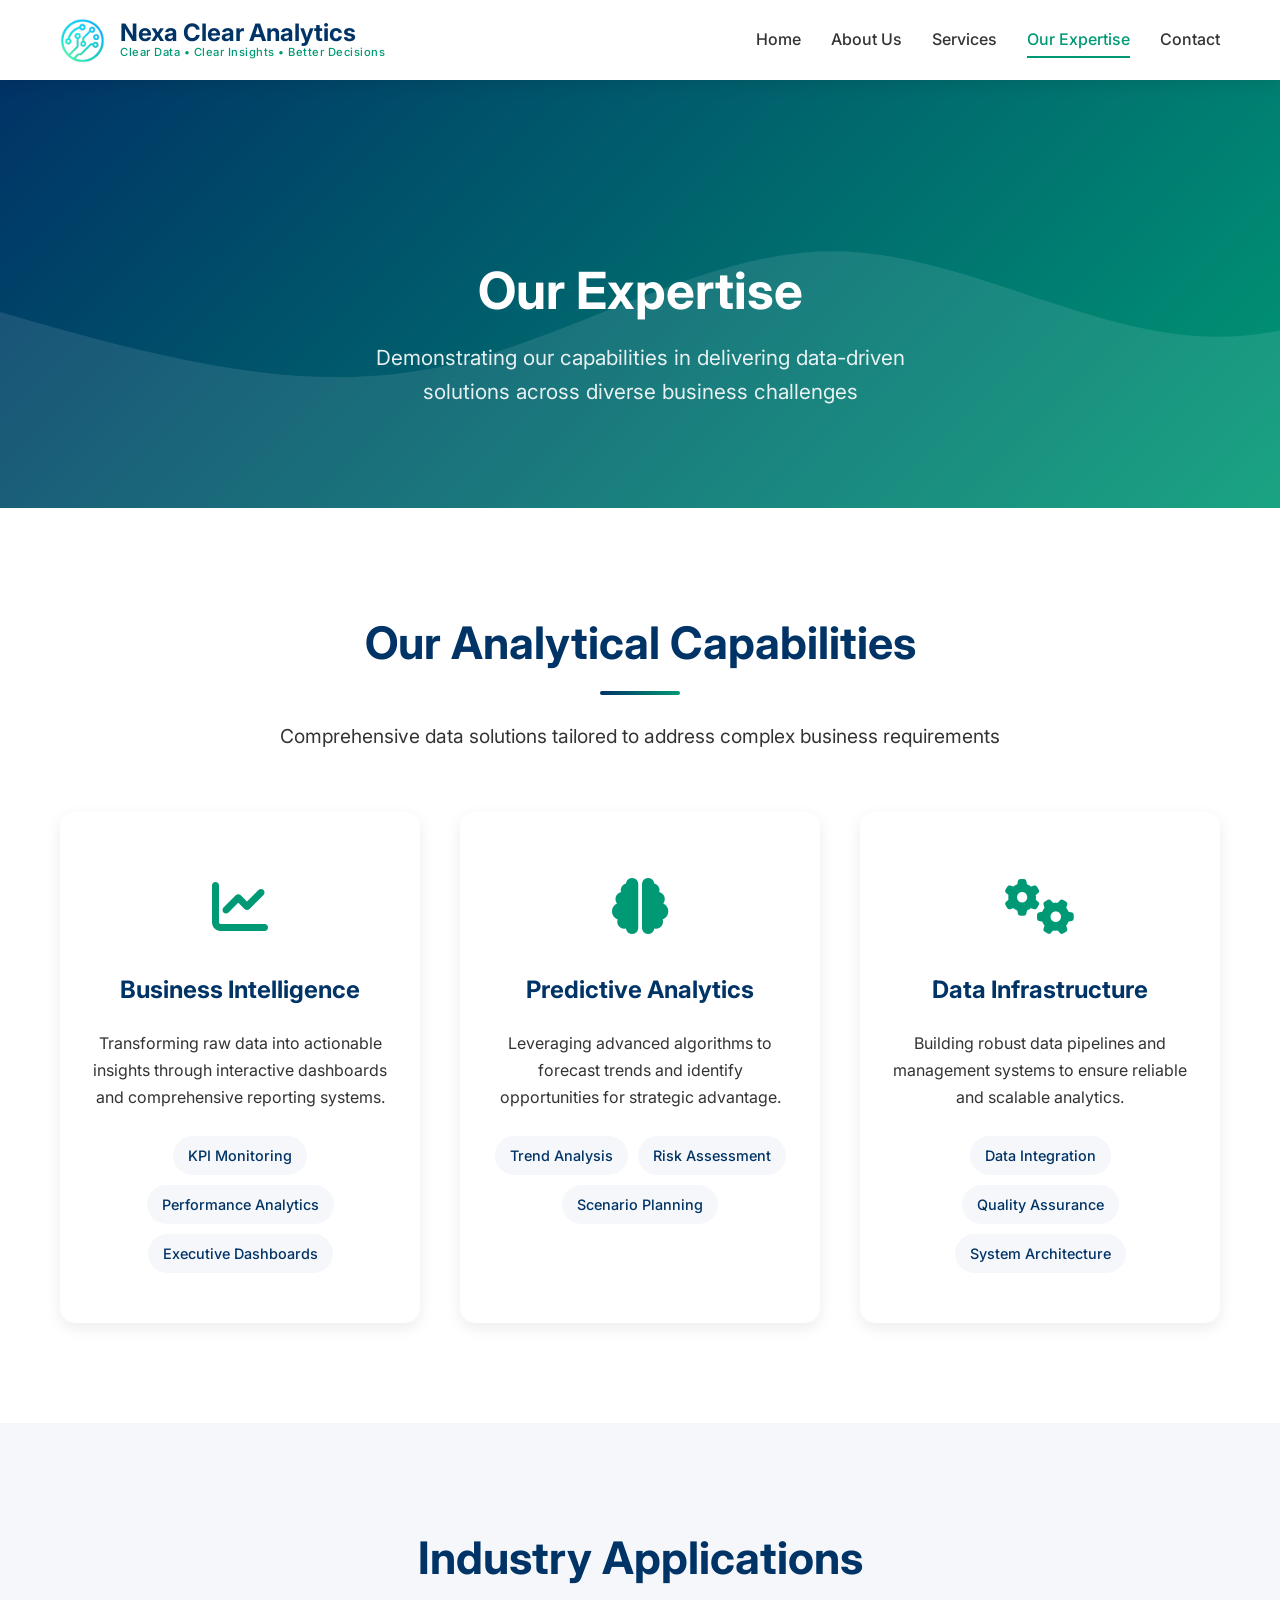
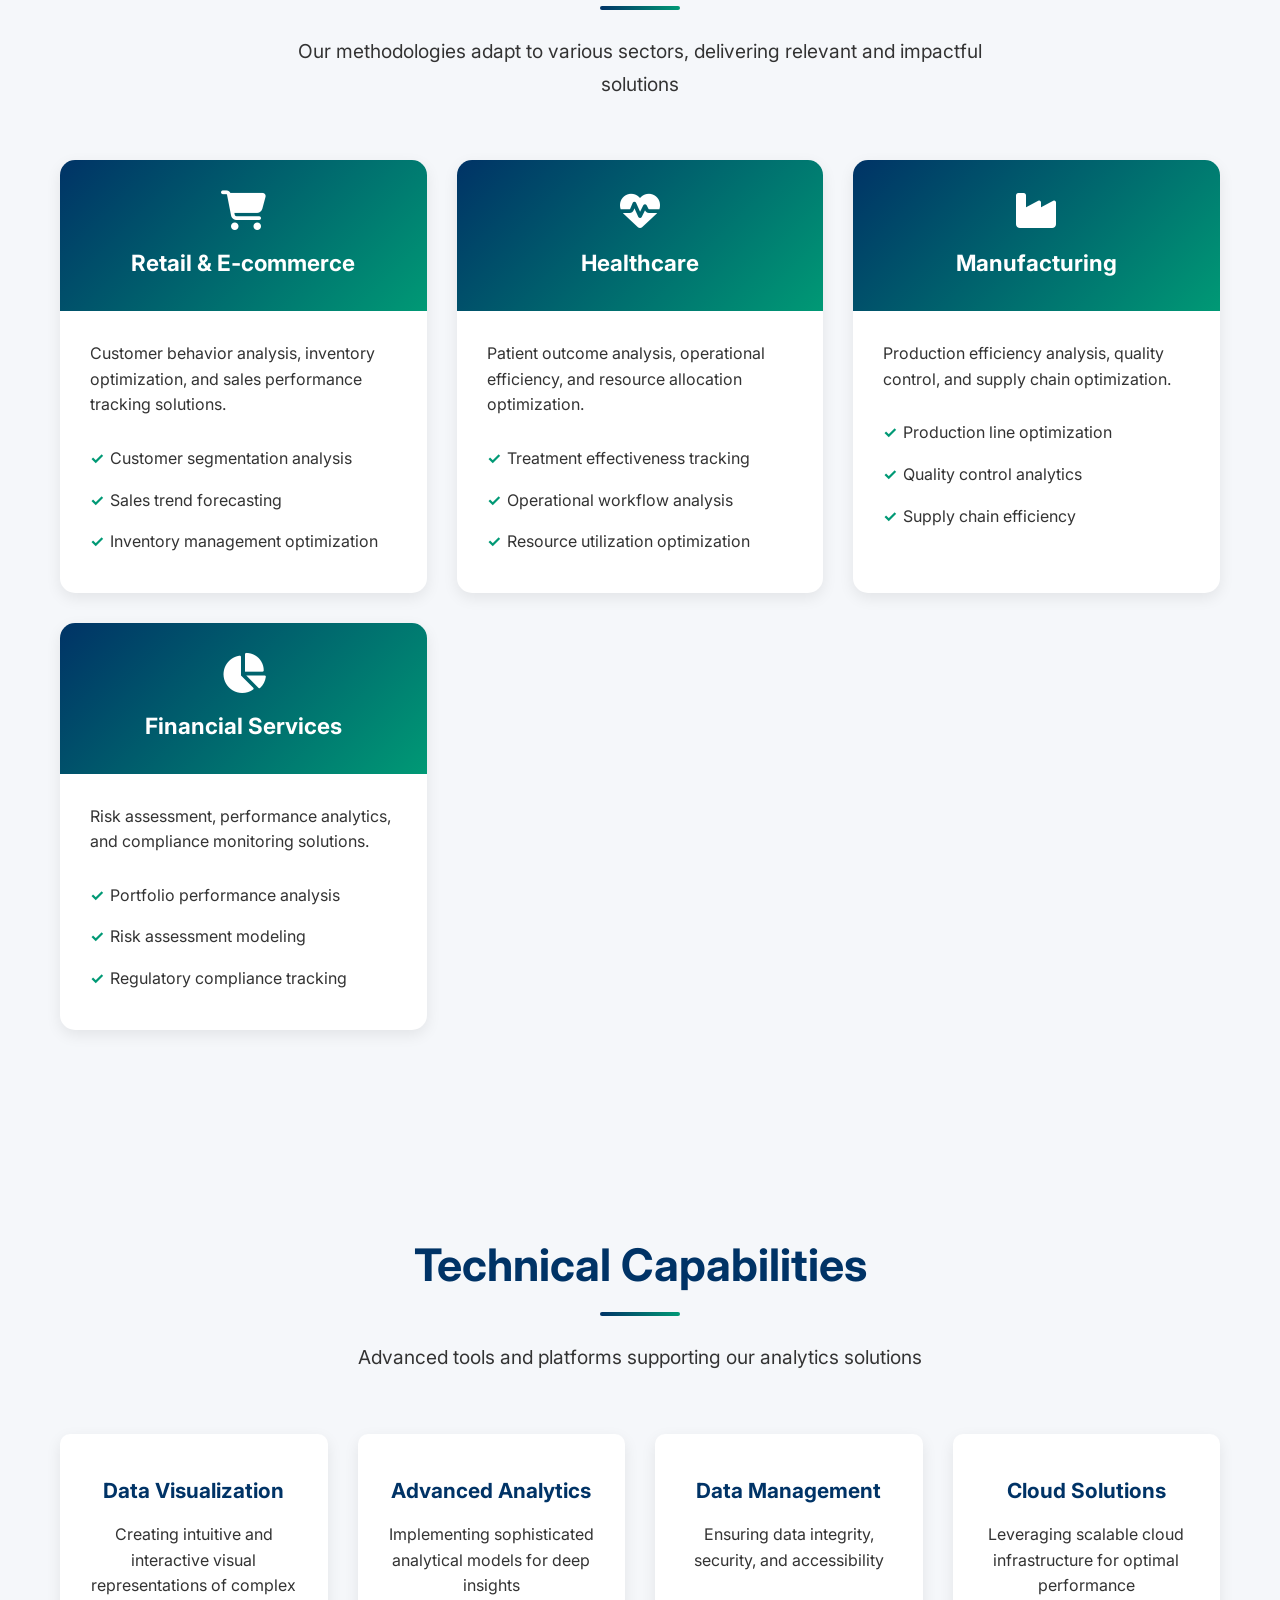
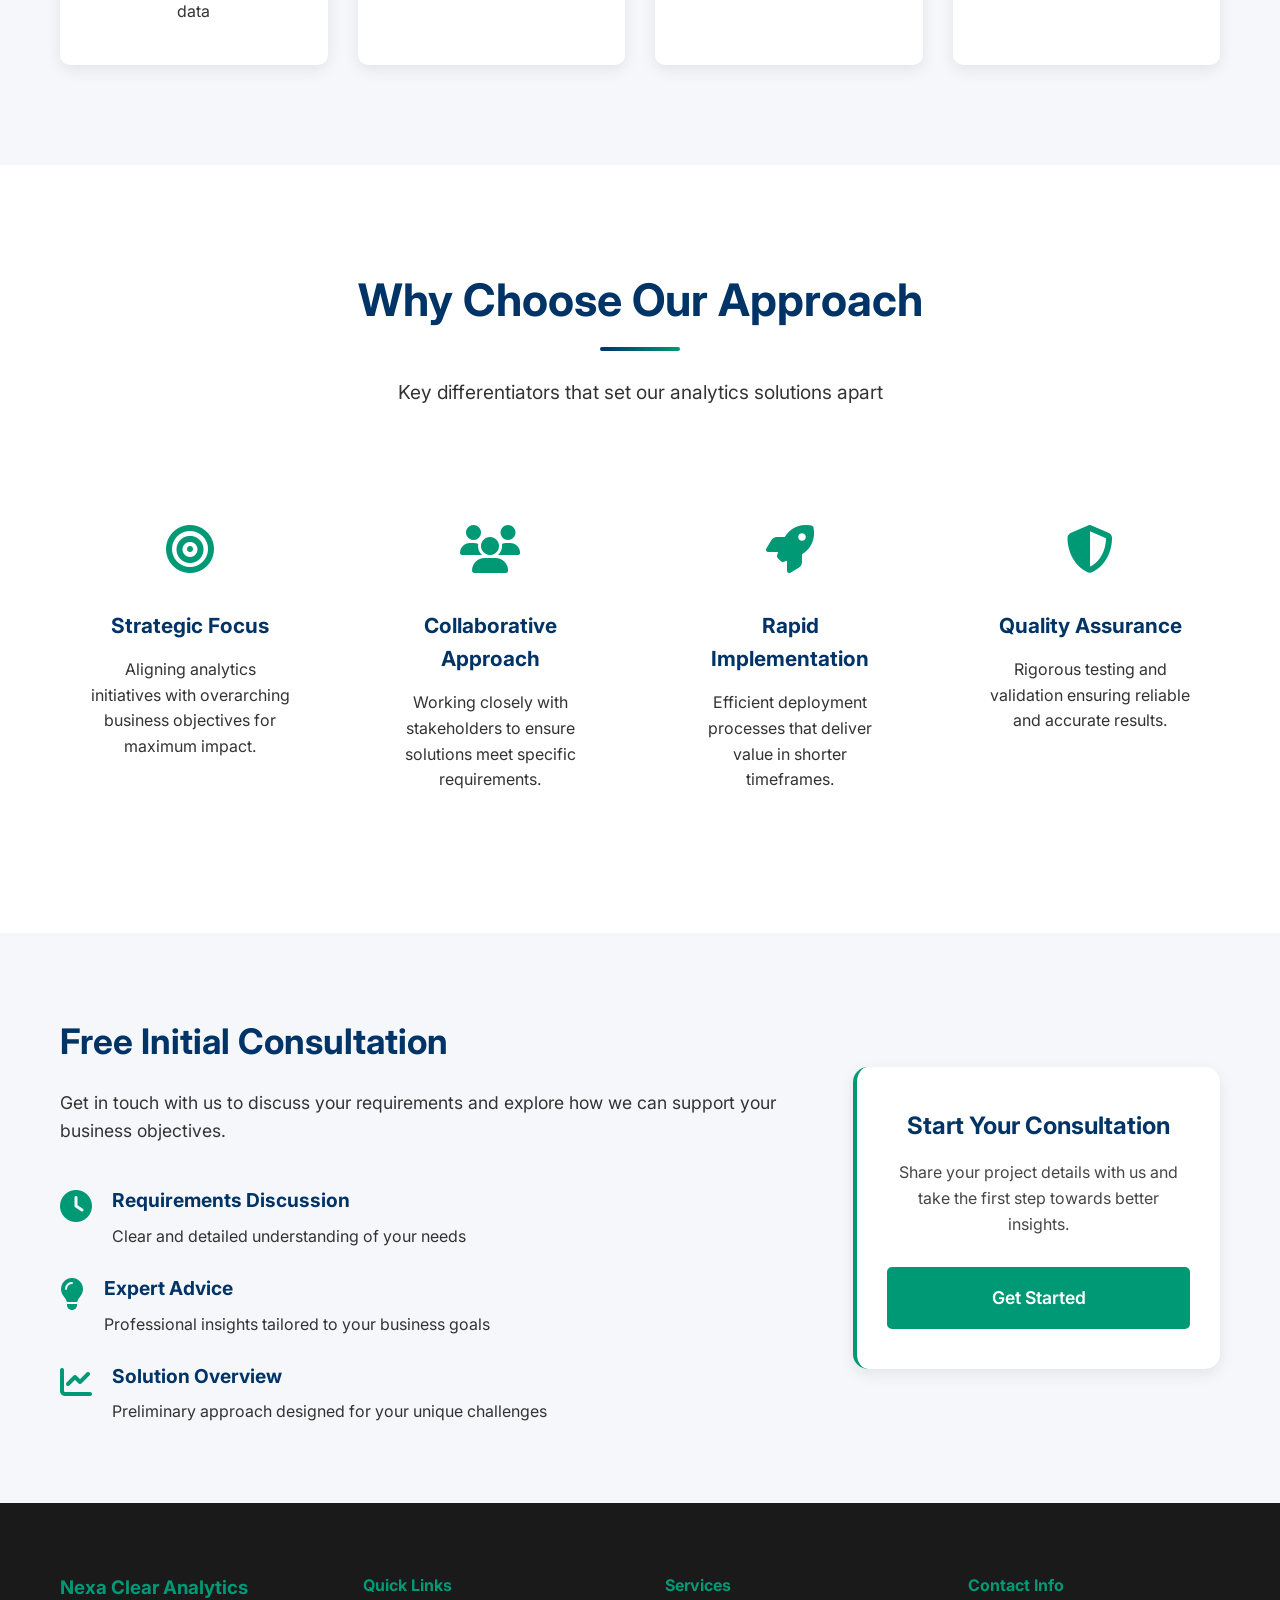
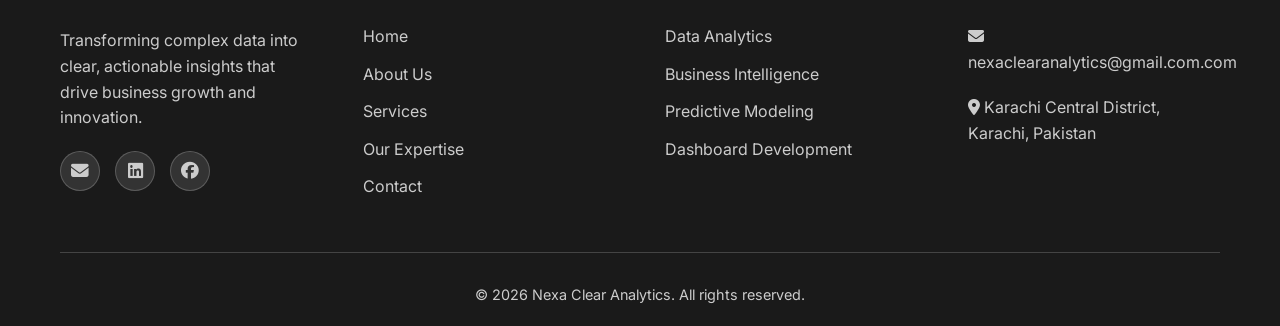
<file: portfolio.html>
<!DOCTYPE html>
<html lang="en">
<head>
    <meta charset="UTF-8">
    <meta name="viewport" content="width=device-width, initial-scale=1.0">
    <meta name="description" content="Nexa Clear Analytics - Our expertise in delivering data analytics solutions across various industries.">
    <title>Our Expertise - Nexa Clear Analytics</title>
    <link rel="stylesheet" href="css/style.css">
    <link rel="preconnect" href="https://fonts.googleapis.com">
    <link rel="preconnect" href="https://fonts.gstatic.com" crossorigin>
    <link href="https://fonts.googleapis.com/css2?family=Inter:wght@300;400;500;600;700&display=swap" rel="stylesheet">
    <link rel="stylesheet" href="https://cdnjs.cloudflare.com/ajax/libs/font-awesome/6.4.0/css/all.min.css">
    <link rel="icon" type="image/x-icon" href="images/favicon.png">
</head>
<body>
    <!-- Navigation -->
    <nav class="navbar">
        <div class="nav-container">
            <div class="nav-logo">
                <a href="index.html">
                    <img src="images/favicon.png" alt="Nexa Clear Analytics" class="logo-img">
                    <div class="logo-content">
                        <span class="logo-text">Nexa Clear Analytics</span>
                        <span class="logo-tagline">Clear Data • Clear Insights • Better Decisions</span>
                    </div>
                </a>
            </div>

            <div class="nav-menu" id="nav-menu">
                <a href="index.html" class="nav-link">Home</a>
                <a href="about.html" class="nav-link">About Us</a>
                <a href="services.html" class="nav-link">Services</a>
                <a href="portfolio.html" class="nav-link active">Our Expertise</a>
                <a href="contact.html" class="nav-link">Contact</a>
            </div>
            <div class="hamburger" id="hamburger">
                <span></span>
                <span></span>
                <span></span>
            </div>
        </div>
    </nav>

    <!-- Page Header -->
    <section class="page-header">
        <div class="container">
            <h1>Our Expertise</h1>
            <p>Demonstrating our capabilities in delivering data-driven solutions across diverse business challenges</p>
        </div>
    </section>

    <!-- Capabilities Overview -->
    <section class="section">
        <div class="container">
            <div class="section-header">
                <h2>Our Analytical Capabilities</h2>
                <p>Comprehensive data solutions tailored to address complex business requirements</p>
            </div>
            <div class="capabilities-grid">
                <div class="capability-card">
                    <div class="capability-icon">
                        <i class="fas fa-chart-line"></i>
                    </div>
                    <h3>Business Intelligence</h3>
                    <p>Transforming raw data into actionable insights through interactive dashboards and comprehensive reporting systems.</p>
                    <div class="capability-features">
                        <span>KPI Monitoring</span>
                        <span>Performance Analytics</span>
                        <span>Executive Dashboards</span>
                    </div>
                </div>
                <div class="capability-card">
                    <div class="capability-icon">
                        <i class="fas fa-brain"></i>
                    </div>
                    <h3>Predictive Analytics</h3>
                    <p>Leveraging advanced algorithms to forecast trends and identify opportunities for strategic advantage.</p>
                    <div class="capability-features">
                        <span>Trend Analysis</span>
                        <span>Risk Assessment</span>
                        <span>Scenario Planning</span>
                    </div>
                </div>
                <div class="capability-card">
                    <div class="capability-icon">
                        <i class="fas fa-cogs"></i>
                    </div>
                    <h3>Data Infrastructure</h3>
                    <p>Building robust data pipelines and management systems to ensure reliable and scalable analytics.</p>
                    <div class="capability-features">
                        <span>Data Integration</span>
                        <span>Quality Assurance</span>
                        <span>System Architecture</span>
                    </div>
                </div>
            </div>
        </div>
    </section>

    <!-- Industry Applications -->
    <section class="section industries-applications">
        <div class="container">
            <div class="section-header">
                <h2>Industry Applications</h2>
                <p>Our methodologies adapt to various sectors, delivering relevant and impactful solutions</p>
            </div>
            <div class="applications-grid">
                <div class="application-card">
                    <div class="application-header">
                        <i class="fas fa-shopping-cart"></i>
                        <h3>Retail & E-commerce</h3>
                    </div>
                    <div class="application-content">
                        <p>Customer behavior analysis, inventory optimization, and sales performance tracking solutions.</p>
                        <ul>
                            <li>Customer segmentation analysis</li>
                            <li>Sales trend forecasting</li>
                            <li>Inventory management optimization</li>
                        </ul>
                    </div>
                </div>
                <div class="application-card">
                    <div class="application-header">
                        <i class="fas fa-heartbeat"></i>
                        <h3>Healthcare</h3>
                    </div>
                    <div class="application-content">
                        <p>Patient outcome analysis, operational efficiency, and resource allocation optimization.</p>
                        <ul>
                            <li>Treatment effectiveness tracking</li>
                            <li>Operational workflow analysis</li>
                            <li>Resource utilization optimization</li>
                        </ul>
                    </div>
                </div>
                <div class="application-card">
                    <div class="application-header">
                        <i class="fas fa-industry"></i>
                        <h3>Manufacturing</h3>
                    </div>
                    <div class="application-content">
                        <p>Production efficiency analysis, quality control, and supply chain optimization.</p>
                        <ul>
                            <li>Production line optimization</li>
                            <li>Quality control analytics</li>
                            <li>Supply chain efficiency</li>
                        </ul>
                    </div>
                </div>
                <div class="application-card">
                    <div class="application-header">
                        <i class="fas fa-chart-pie"></i>
                        <h3>Financial Services</h3>
                    </div>
                    <div class="application-content">
                        <p>Risk assessment, performance analytics, and compliance monitoring solutions.</p>
                        <ul>
                            <li>Portfolio performance analysis</li>
                            <li>Risk assessment modeling</li>
                            <li>Regulatory compliance tracking</li>
                        </ul>
                    </div>
                </div>
            </div>
        </div>
    </section>

    <!-- Technology Expertise -->
    <section class="section tech-expertise">
        <div class="container">
            <div class="section-header">
                <h2>Technical Capabilities</h2>
                <p>Advanced tools and platforms supporting our analytics solutions</p>
            </div>
            <div class="tech-categories">
                <div class="tech-category">
                    <h3>Data Visualization</h3>
                    <p>Creating intuitive and interactive visual representations of complex data</p>
                </div>
                <div class="tech-category">
                    <h3>Advanced Analytics</h3>
                    <p>Implementing sophisticated analytical models for deep insights</p>
                </div>
                <div class="tech-category">
                    <h3>Data Management</h3>
                    <p>Ensuring data integrity, security, and accessibility</p>
                </div>
                <div class="tech-category">
                    <h3>Cloud Solutions</h3>
                    <p>Leveraging scalable cloud infrastructure for optimal performance</p>
                </div>
            </div>
        </div>
    </section>

    <!-- Value Proposition -->
    <section class="section value-proposition">
        <div class="container">
            <div class="section-header">
                <h2>Why Choose Our Approach</h2>
                <p>Key differentiators that set our analytics solutions apart</p>
            </div>
            <div class="value-grid">
                <div class="value-item">
                    <i class="fas fa-bullseye"></i>
                    <h3>Strategic Focus</h3>
                    <p>Aligning analytics initiatives with overarching business objectives for maximum impact.</p>
                </div>
                <div class="value-item">
                    <i class="fas fa-users"></i>
                    <h3>Collaborative Approach</h3>
                    <p>Working closely with stakeholders to ensure solutions meet specific requirements.</p>
                </div>
                <div class="value-item">
                    <i class="fas fa-rocket"></i>
                    <h3>Rapid Implementation</h3>
                    <p>Efficient deployment processes that deliver value in shorter timeframes.</p>
                </div>
                <div class="value-item">
                    <i class="fas fa-shield-alt"></i>
                    <h3>Quality Assurance</h3>
                    <p>Rigorous testing and validation ensuring reliable and accurate results.</p>
                </div>
            </div>
        </div>
    </section>

    <!-- CTA Section -->
<section class="section consultation-section">
    <div class="container">
        <div class="consultation-grid">
            <div class="consultation-content">
                <h2>Free Initial Consultation</h2>
                <p>Get in touch with us to discuss your requirements and explore how we can support your business objectives.</p>
                <div class="consultation-benefits">
                    <div class="benefit-item">
                        <i class="fas fa-clock"></i>
                        <div>
                            <h4>Requirements Discussion</h4>
                            <p>Clear and detailed understanding of your needs</p>
                        </div>
                    </div>
                    <div class="benefit-item">
                        <i class="fas fa-lightbulb"></i>
                        <div>
                            <h4>Expert Advice</h4>
                            <p>Professional insights tailored to your business goals</p>
                        </div>
                    </div>
                    <div class="benefit-item">
                        <i class="fas fa-chart-line"></i>
                        <div>
                            <h4>Solution Overview</h4>
                            <p>Preliminary approach designed for your unique challenges</p>
                        </div>
                    </div>
                </div>
            </div>
            <div class="consultation-cta">
                <div class="cta-card">
                    <h3>Start Your Consultation</h3>
                    <p>Share your project details with us and take the first step towards better insights.</p>
                    <div class="cta-buttons">
                        <a href="contact.html#contact-form" class="consultation-get-started-btn" id="consultation-get-started">
                            Get Started
                        </a>
                    </div>
                </div>
            </div>
        </div>
    </div>
</section>

    <footer class="footer">
        <div class="container">
            <div class="footer-content">
                <div class="footer-section">
                    <h3>Nexa Clear Analytics</h3>
                    <p>Transforming complex data into clear, actionable insights that drive business growth and innovation.</p>
                    <div class="social-links">
                        <a href="#" aria-label="Email"><i class="fas fa-envelope"></i></a>
                        <a href="#" aria-label="LinkedIn"><i class="fab fa-linkedin"></i></a>
                        <a href="#" aria-label="Twitter"><i class="fab fa-facebook"></i></a>
                    </div>
                </div>
                <div class="footer-section">
                    <h4>Quick Links</h4>
                    <a href="index.html">Home</a>
                    <a href="about.html">About Us</a>
                    <a href="services.html">Services</a>
                    <a href="portfolio.html">Our Expertise</a>
                    <a href="contact.html">Contact</a>
                </div>
                <div class="footer-section">
                    <h4>Services</h4>
                    <a href="services.html">Data Analytics</a>
                    <a href="services.html">Business Intelligence</a>
                    <a href="services.html">Predictive Modeling</a>
                    <a href="services.html">Dashboard Development</a>
                </div>
                <div class="footer-section">
                    <h4>Contact Info</h4>
                    <p><i class="fas fa-envelope"></i> nexaclearanalytics@gmail.com.com</p>
                    <p><i class="fas fa-map-marker-alt"></i> Karachi Central District, Karachi, Pakistan</p>
                </div>
            </div>
            <div class="footer-bottom">
                <p>&copy; <span id="current-year">2025</span> Nexa Clear Analytics. All rights reserved.</p>
            </div>
        </div>
    </footer>

    <script src="js/script.js"></script>
</body>
</html>
</file>
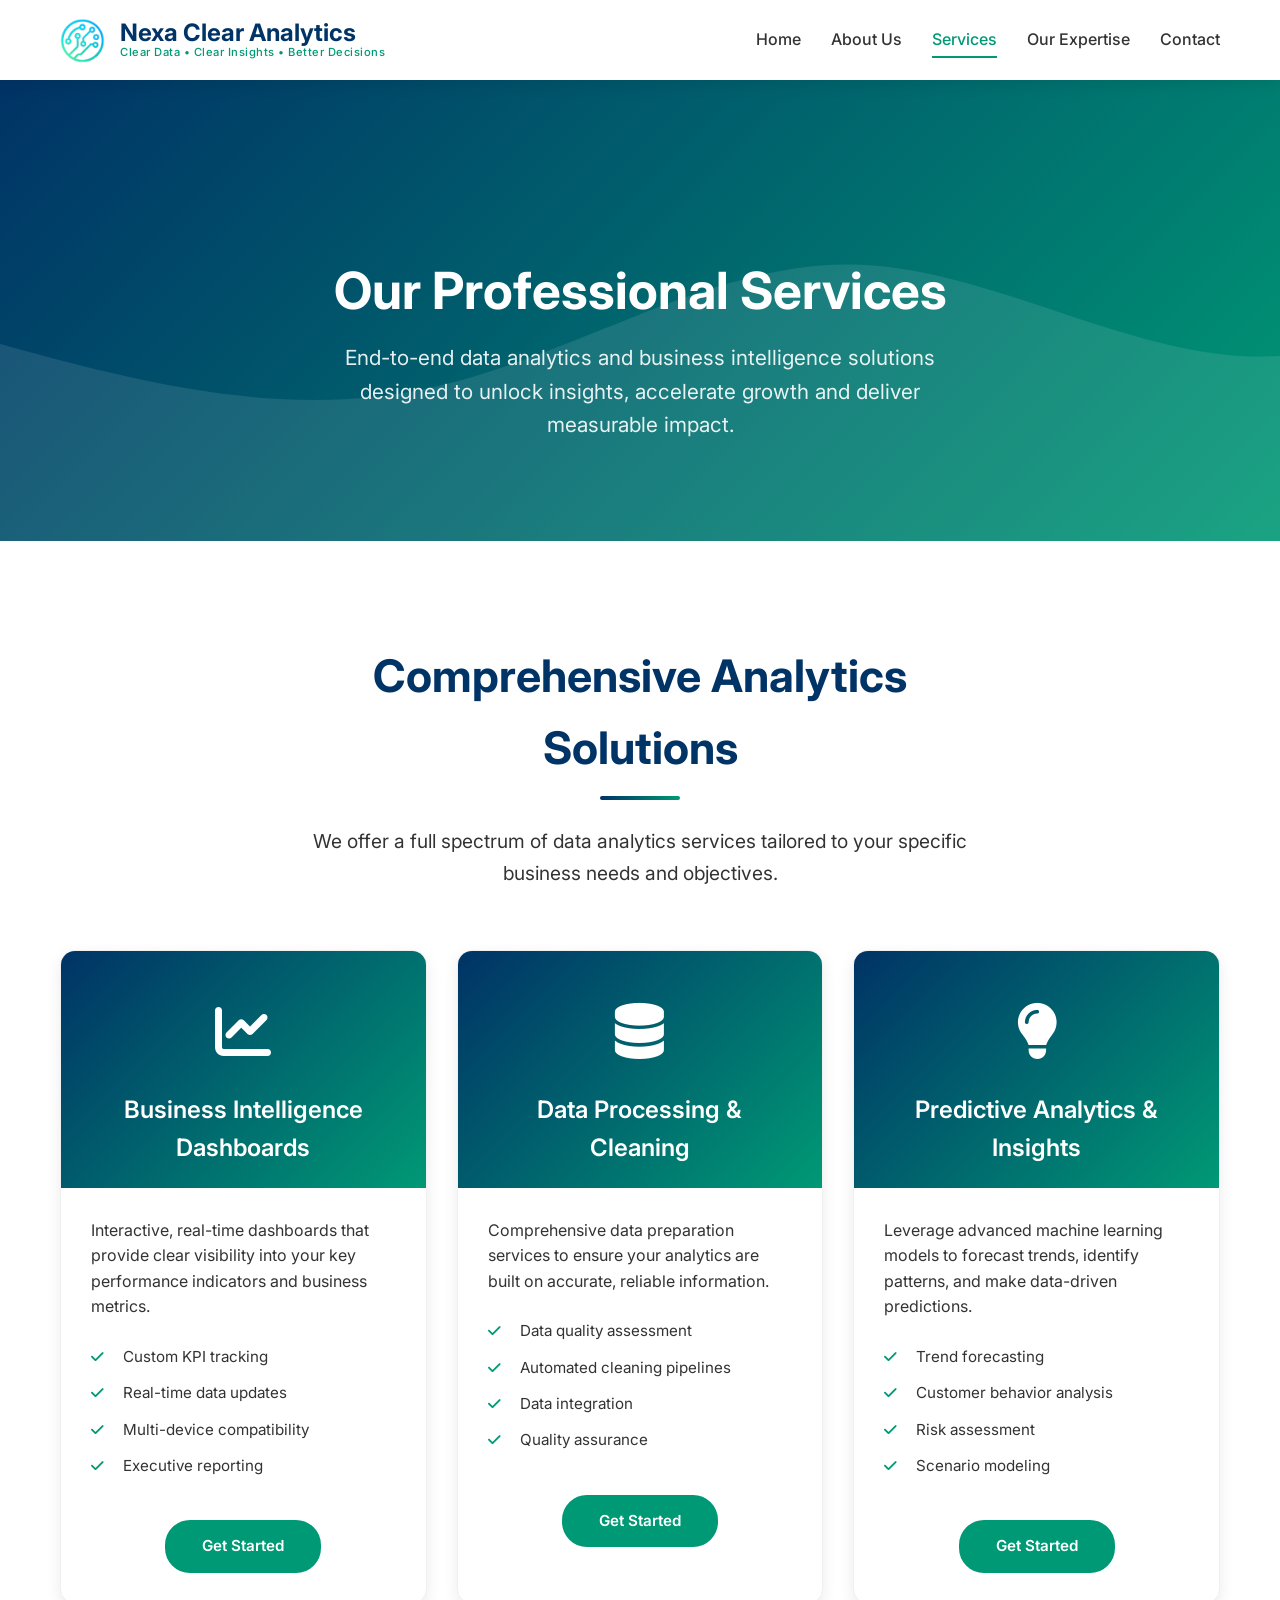
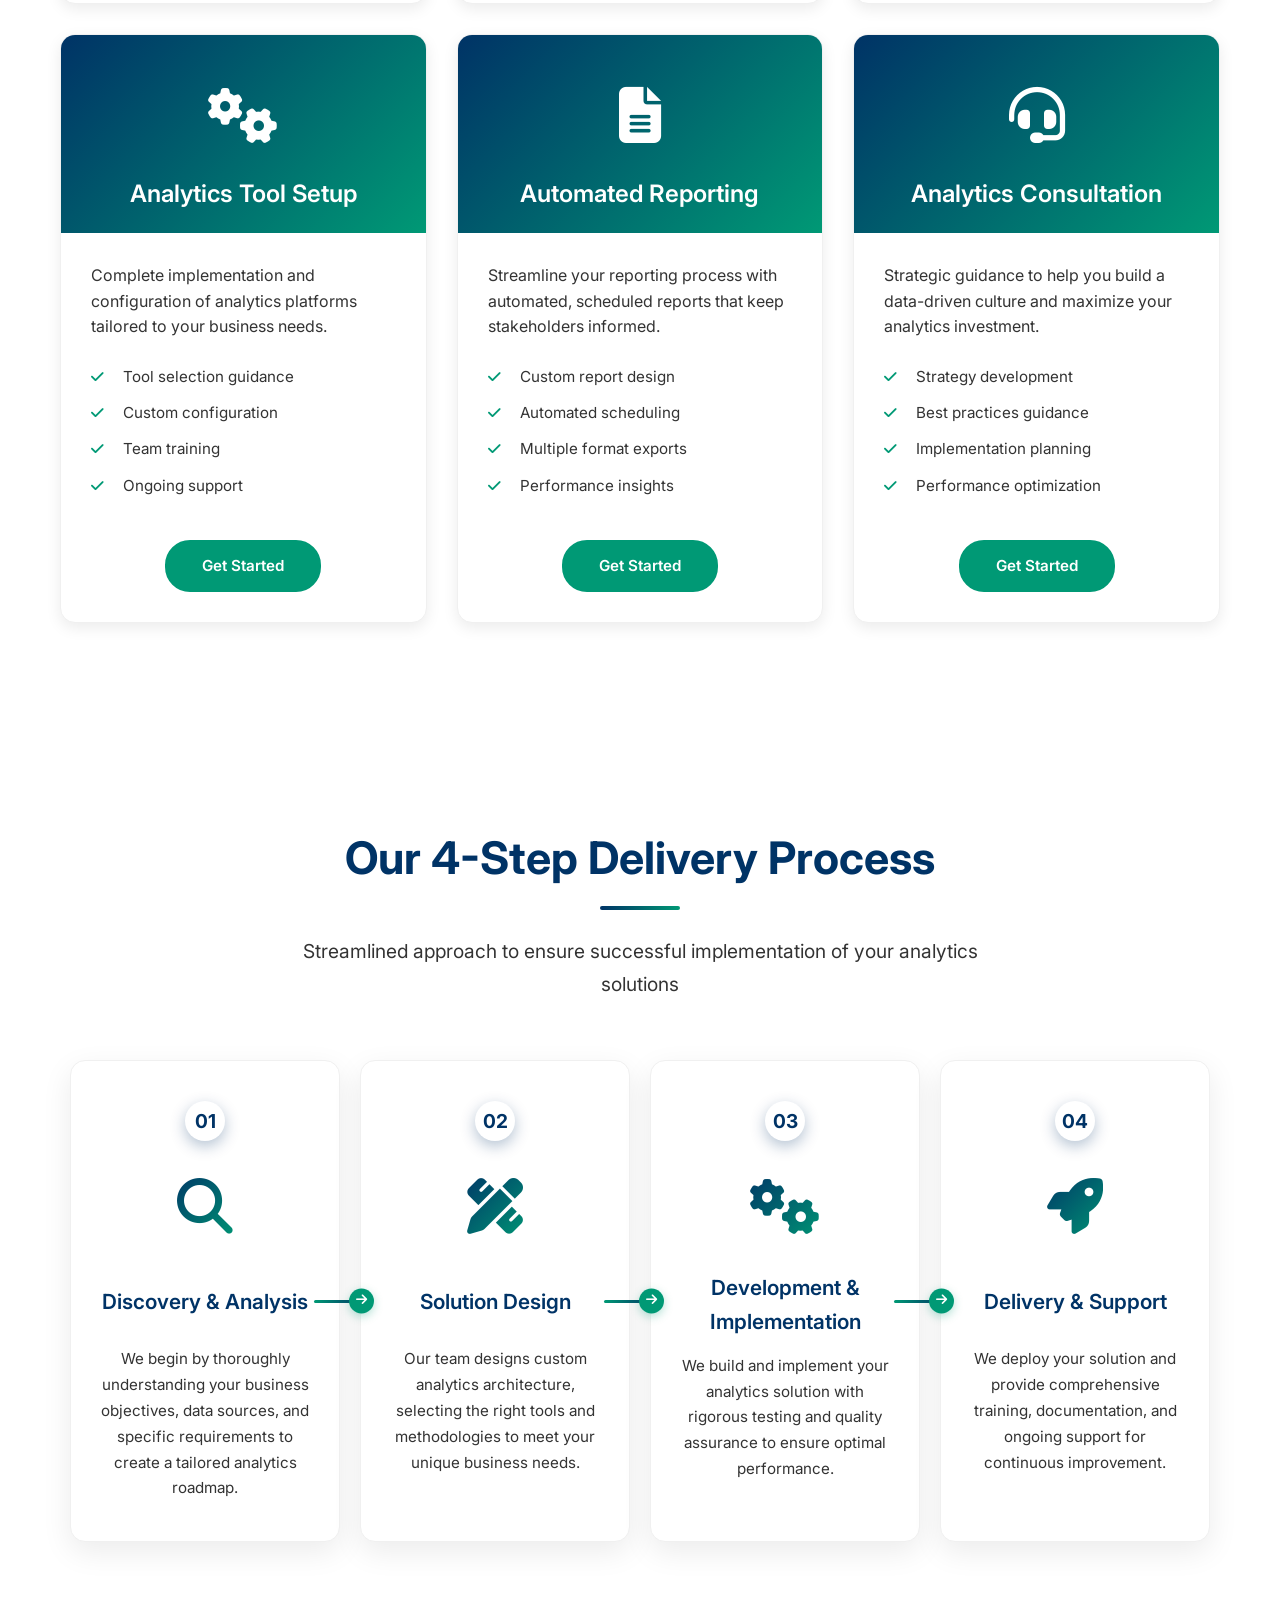
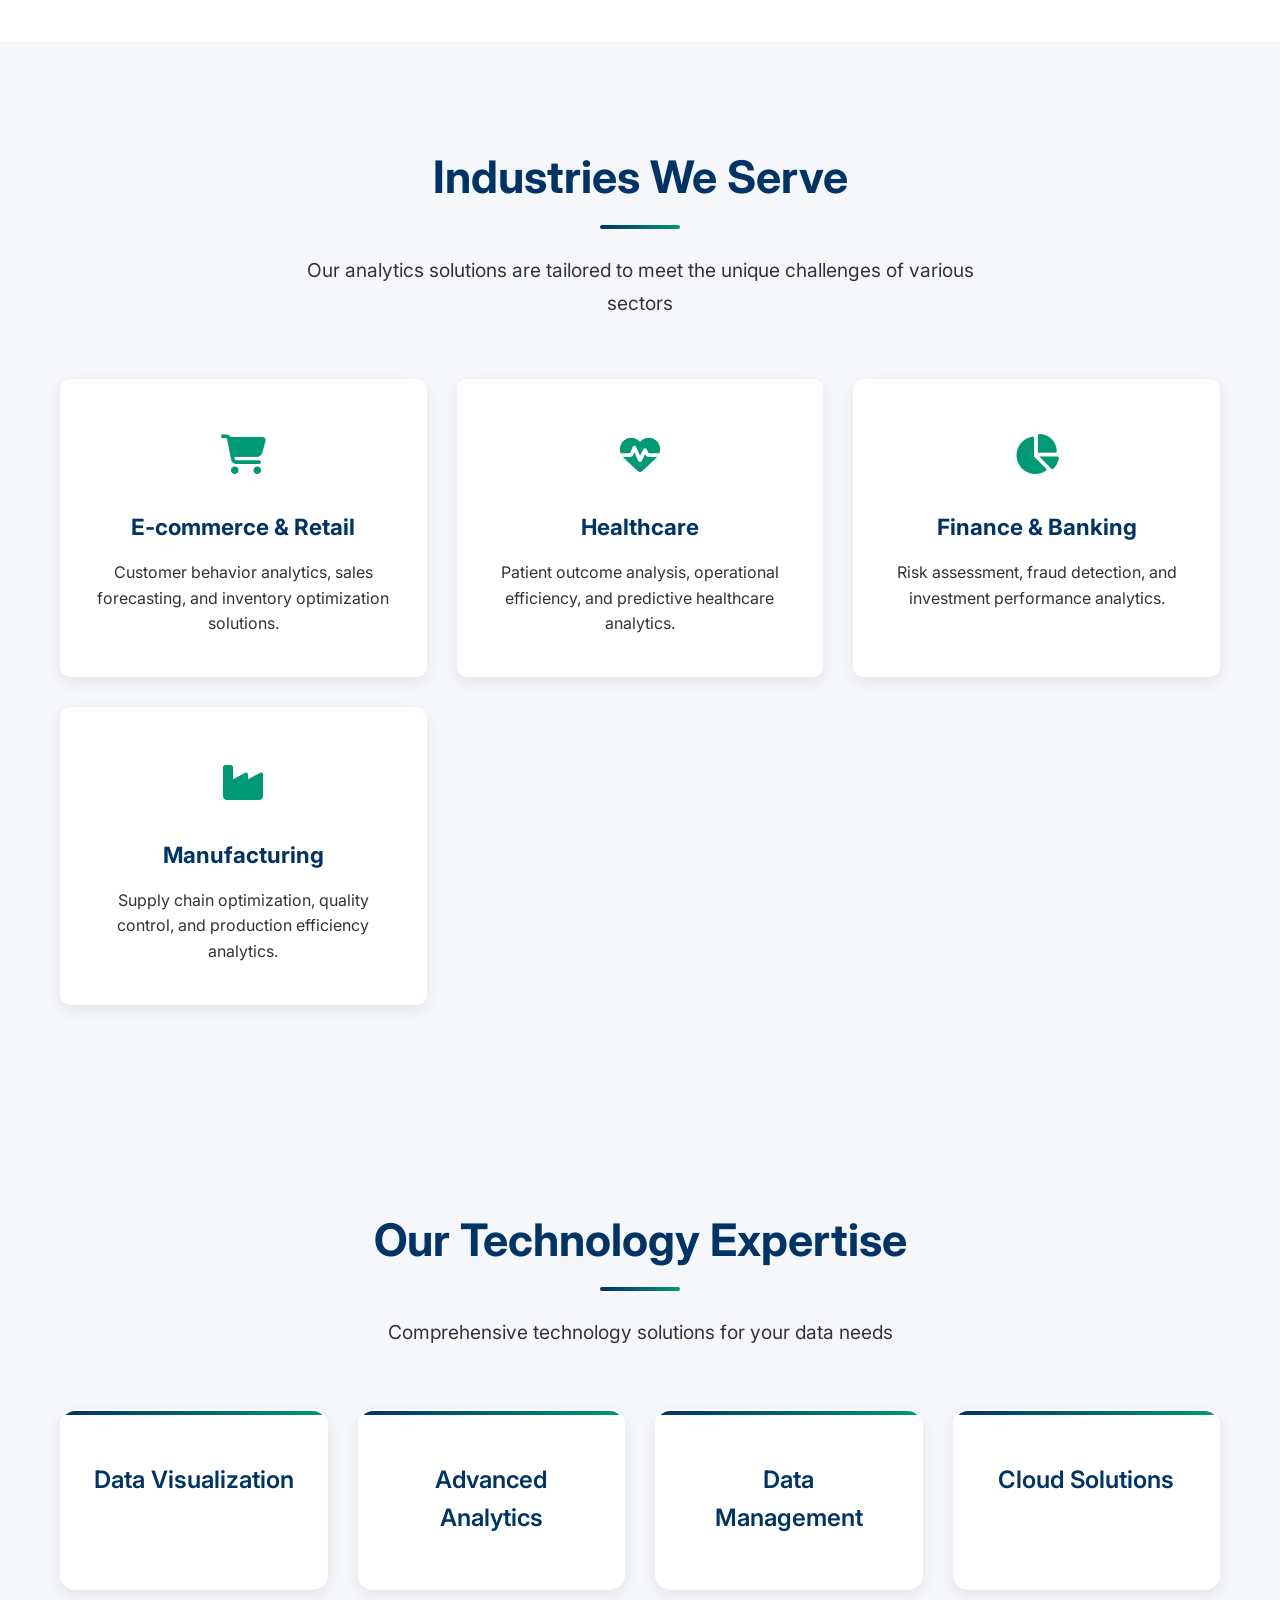
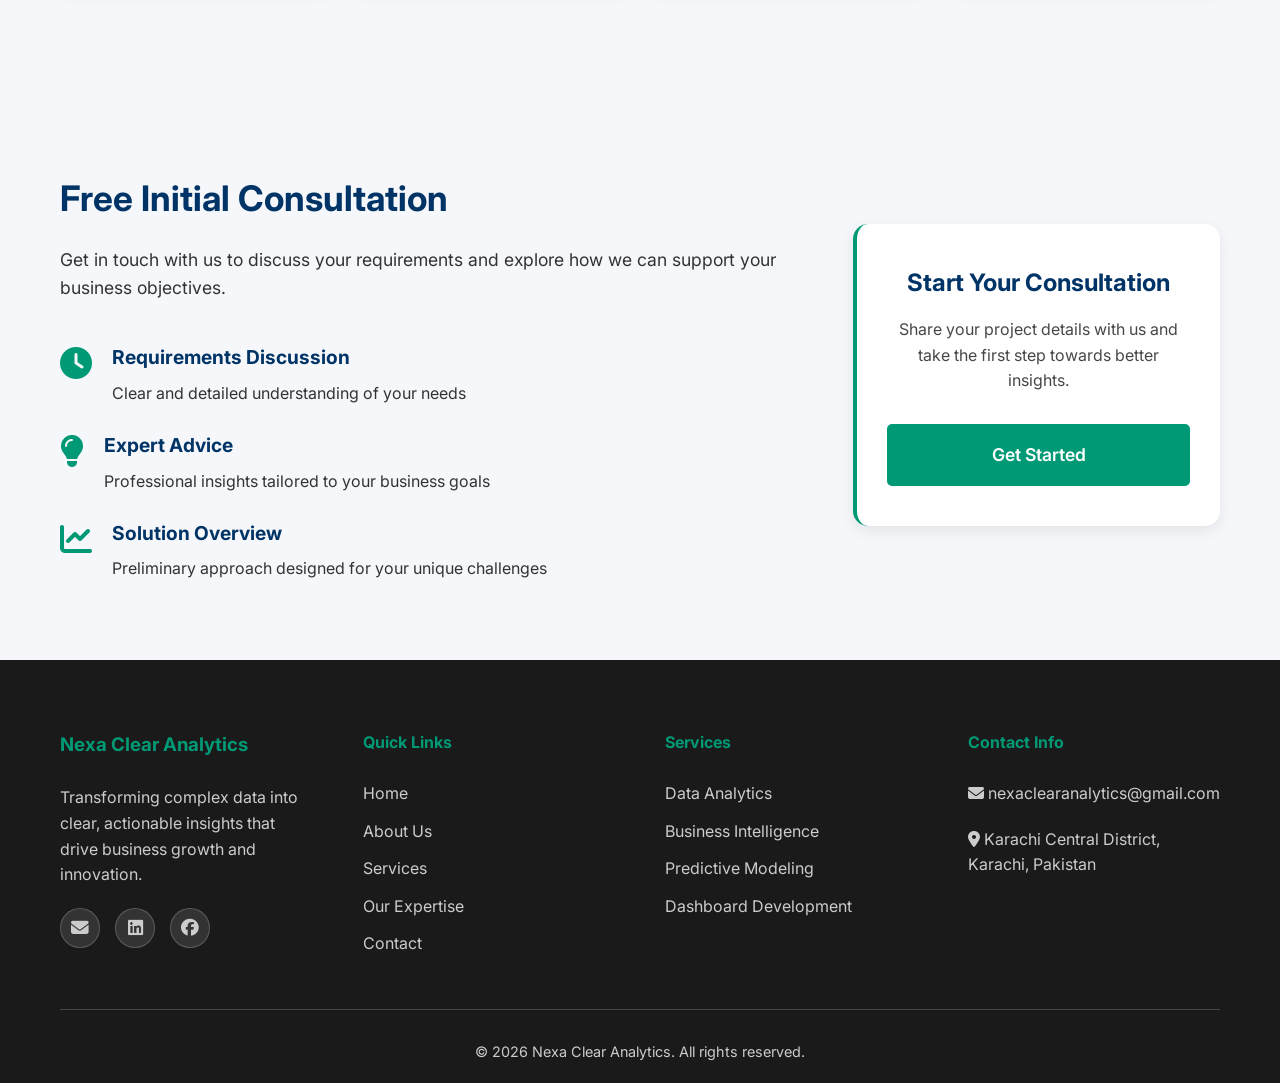
<file: services.html>
<!DOCTYPE html>
<html lang="en">
<head>
    <meta charset="UTF-8">
    <meta name="viewport" content="width=device-width, initial-scale=1.0">
    <meta name="description" content="Explore our comprehensive data analytics services including business intelligence, predictive analytics, and custom dashboard development.">
    <title>Our Services - Nexa Clear Analytics</title>
    <link rel="stylesheet" href="css/style.css">
    <link rel="preconnect" href="https://fonts.googleapis.com">
    <link rel="preconnect" href="https://fonts.gstatic.com" crossorigin>
    <link href="https://fonts.googleapis.com/css2?family=Inter:wght@300;400;500;600;700&display=swap" rel="stylesheet">
    <link rel="stylesheet" href="https://cdnjs.cloudflare.com/ajax/libs/font-awesome/6.4.0/css/all.min.css">
    <link rel="icon" type="image/x-icon" href="images/favicon.png">
</head>
<body>
    <!-- Navigation -->
    <nav class="navbar">
        <div class="nav-container">
            <div class="nav-logo">
                <a href="index.html">
                    <img src="images/favicon.png" alt="Nexa Clear Analytics" class="logo-img">
                    <div class="logo-content">
                        <span class="logo-text">Nexa Clear Analytics</span>
                        <span class="logo-tagline">Clear Data • Clear Insights • Better Decisions</span>
                    </div>
                </a>
            </div>

            <div class="nav-menu" id="nav-menu">
                <a href="index.html" class="nav-link">Home</a>
                <a href="about.html" class="nav-link">About Us</a>
                <a href="services.html" class="nav-link active">Services</a>
                <a href="portfolio.html" class="nav-link">Our Expertise</a>
                <a href="contact.html" class="nav-link">Contact</a>
            </div>
            <div class="hamburger" id="hamburger">
                <span></span>
                <span></span>
                <span></span>
            </div>
        </div>
    </nav>

    <!-- Page Header -->
    <section class="page-header">
        <div class="container">
            <h1>Our Professional Services</h1>
            <p>End-to-end data analytics and business intelligence solutions designed to unlock insights, accelerate growth and deliver measurable impact.</p>
        </div>
    </section>

    <!-- Services Overview -->
    <section class="section">
        <div class="container">
            <div class="section-header">
                <h2>Comprehensive Analytics Solutions</h2>
                <p>We offer a full spectrum of data analytics services tailored to your specific business needs and objectives.</p>
            </div>
            
            <div class="services-grid">
                <!-- Service 1 -->
                <div class="service-card">
                    <div class="service-header">
                        <div class="service-icon">
                            <i class="fas fa-chart-line"></i>
                        </div>
                        <h3>Business Intelligence Dashboards</h3>
                    </div>
                    <div class="service-content">
                        <p>Interactive, real-time dashboards that provide clear visibility into your key performance indicators and business metrics.</p>
                        <ul class="service-features">
                            <li><i class="fas fa-check"></i> Custom KPI tracking</li>
                            <li><i class="fas fa-check"></i> Real-time data updates</li>
                            <li><i class="fas fa-check"></i> Multi-device compatibility</li>
                            <li><i class="fas fa-check"></i> Executive reporting</li>
                        </ul>
                    </div>
                    <div class="service-footer">
                        <a href="contact.html#contact-form" class="service-btn">Get Started</a>
                    </div>
                </div>

                <!-- Service 2 -->
                <div class="service-card">
                    <div class="service-header">
                        <div class="service-icon">
                            <i class="fas fa-database"></i>
                        </div>
                        <h3>Data Processing & Cleaning</h3>
                    </div>
                    <div class="service-content">
                        <p>Comprehensive data preparation services to ensure your analytics are built on accurate, reliable information.</p>
                        <ul class="service-features">
                            <li><i class="fas fa-check"></i> Data quality assessment</li>
                            <li><i class="fas fa-check"></i> Automated cleaning pipelines</li>
                            <li><i class="fas fa-check"></i> Data integration</li>
                            <li><i class="fas fa-check"></i> Quality assurance</li>
                        </ul>
                    </div>
                    <div class="service-footer">
                        <a href="contact.html#contact-form" class="service-btn">Get Started</a>
                    </div>
                </div>

                <!-- Service 3 -->
                <div class="service-card">
                    <div class="service-header">
                        <div class="service-icon">
                            <i class="fas fa-lightbulb"></i>
                        </div>
                        <h3>Predictive Analytics & Insights</h3>
                    </div>
                    <div class="service-content">
                        <p>Leverage advanced machine learning models to forecast trends, identify patterns, and make data-driven predictions.</p>
                        <ul class="service-features">
                            <li><i class="fas fa-check"></i> Trend forecasting</li>
                            <li><i class="fas fa-check"></i> Customer behavior analysis</li>
                            <li><i class="fas fa-check"></i> Risk assessment</li>
                            <li><i class="fas fa-check"></i> Scenario modeling</li>
                        </ul>
                    </div>
                    <div class="service-footer">
                        <a href="contact.html#contact-form" class="service-btn">Get Started</a>
                    </div>
                </div>

                <!-- Service 4 -->
                <div class="service-card">
                    <div class="service-header">
                        <div class="service-icon">
                            <i class="fas fa-cogs"></i>
                        </div>
                        <h3>Analytics Tool Setup</h3>
                    </div>
                    <div class="service-content">
                        <p>Complete implementation and configuration of analytics platforms tailored to your business needs.</p>
                        <ul class="service-features">
                            <li><i class="fas fa-check"></i> Tool selection guidance</li>
                            <li><i class="fas fa-check"></i> Custom configuration</li>
                            <li><i class="fas fa-check"></i> Team training</li>
                            <li><i class="fas fa-check"></i> Ongoing support</li>
                        </ul>
                    </div>
                    <div class="service-footer">
                        <a href="contact.html#contact-form" class="service-btn">Get Started</a>
                    </div>
                </div>

                <!-- Service 5 -->
                <div class="service-card">
                    <div class="service-header">
                        <div class="service-icon">
                            <i class="fas fa-file-alt"></i>
                        </div>
                        <h3>Automated Reporting</h3>
                    </div>
                    <div class="service-content">
                        <p>Streamline your reporting process with automated, scheduled reports that keep stakeholders informed.</p>
                        <ul class="service-features">
                            <li><i class="fas fa-check"></i> Custom report design</li>
                            <li><i class="fas fa-check"></i> Automated scheduling</li>
                            <li><i class="fas fa-check"></i> Multiple format exports</li>
                            <li><i class="fas fa-check"></i> Performance insights</li>
                        </ul>
                    </div>
                    <div class="service-footer">
                        <a href="contact.html#contact-form" class="service-btn">Get Started</a>
                    </div>
                </div>

                <!-- Service 6 -->
                <div class="service-card">
                    <div class="service-header">
                        <div class="service-icon">
                            <i class="fas fa-headset"></i>
                        </div>
                        <h3>Analytics Consultation</h3>
                    </div>
                    <div class="service-content">
                        <p>Strategic guidance to help you build a data-driven culture and maximize your analytics investment.</p>
                        <ul class="service-features">
                            <li><i class="fas fa-check"></i> Strategy development</li>
                            <li><i class="fas fa-check"></i> Best practices guidance</li>
                            <li><i class="fas fa-check"></i> Implementation planning</li>
                            <li><i class="fas fa-check"></i> Performance optimization</li>
                        </ul>
                    </div>
                    <div class="service-footer">
                                               <a href="contact.html#contact-form" class="service-btn">Get Started</a>

                    </div>
                </div>
            </div>
        </div>
    </section>

    <!-- Process Section -->
    <section class="section process-section">
        <div class="container">
            <div class="section-header">
                <h2>Our 4-Step Delivery Process</h2>
                <p>Streamlined approach to ensure successful implementation of your analytics solutions</p>
            </div>
            
            <div class="process-grid">
                <!-- Step 1 -->
                <div class="process-card">
                    <div class="step-number">01</div>
                    <div class="step-icon">
                        <i class="fas fa-search"></i>
                    </div>
                    <h3>Discovery & Analysis</h3>
                    <p>We begin by thoroughly understanding your business objectives, data sources, and specific requirements to create a tailored analytics roadmap.</p>
                    <div class="step-connector">
                        <div class="connector-line"></div>
                        <div class="connector-arrow">
                            <i class="fas fa-arrow-right"></i>
                        </div>
                    </div>
                </div>

                <!-- Step 2 -->
                <div class="process-card">
                    <div class="step-number">02</div>
                    <div class="step-icon">
                        <i class="fas fa-pencil-ruler"></i>
                    </div>
                    <h3>Solution Design</h3>
                    <p>Our team designs custom analytics architecture, selecting the right tools and methodologies to meet your unique business needs.</p>
                    <div class="step-connector">
                        <div class="connector-line"></div>
                        <div class="connector-arrow">
                            <i class="fas fa-arrow-right"></i>
                        </div>
                    </div>
                </div>

                <!-- Step 3 -->
                <div class="process-card">
                    <div class="step-number">03</div>
                    <div class="step-icon">
                        <i class="fas fa-cogs"></i>
                    </div>
                    <h3>Development & Implementation</h3>
                    <p>We build and implement your analytics solution with rigorous testing and quality assurance to ensure optimal performance.</p>
                    <div class="step-connector">
                        <div class="connector-line"></div>
                        <div class="connector-arrow">
                            <i class="fas fa-arrow-right"></i>
                        </div>
                    </div>
                </div>

                <!-- Step 4 -->
                <div class="process-card">
                    <div class="step-number">04</div>
                    <div class="step-icon">
                        <i class="fas fa-rocket"></i>
                    </div>
                    <h3>Delivery & Support</h3>
                    <p>We deploy your solution and provide comprehensive training, documentation, and ongoing support for continuous improvement.</p>
                </div>
            </div>
        </div>
    </section>

    <!-- Industries We Serve -->
    <section class="section industries-section">
        <div class="container">
            <div class="section-header">
                <h2>Industries We Serve</h2>
                <p>Our analytics solutions are tailored to meet the unique challenges of various sectors</p>
            </div>
            <div class="industries-grid">
                <div class="industry-card">
                    <div class="industry-icon">
                        <i class="fas fa-shopping-cart"></i>
                    </div>
                    <h3>E-commerce & Retail</h3>
                    <p>Customer behavior analytics, sales forecasting, and inventory optimization solutions.</p>
                </div>
                <div class="industry-card">
                    <div class="industry-icon">
                        <i class="fas fa-heartbeat"></i>
                    </div>
                    <h3>Healthcare</h3>
                    <p>Patient outcome analysis, operational efficiency, and predictive healthcare analytics.</p>
                </div>
                <div class="industry-card">
                    <div class="industry-icon">
                        <i class="fas fa-chart-pie"></i>
                    </div>
                    <h3>Finance & Banking</h3>
                    <p>Risk assessment, fraud detection, and investment performance analytics.</p>
                </div>
                <div class="industry-card">
                    <div class="industry-icon">
                        <i class="fas fa-industry"></i>
                    </div>
                    <h3>Manufacturing</h3>
                    <p>Supply chain optimization, quality control, and production efficiency analytics.</p>
                </div>
            </div>
        </div>
    </section>

<!-- Technology Stack -->
<section class="section tech-section">
    <div class="container">
        <div class="section-header">
            <h2>Our Technology Expertise</h2>
            <p>Comprehensive technology solutions for your data needs</p>
        </div>
        <div class="tech-grid">
            <div class="tech-category">
                <h3>Data Visualization</h3>
            </div>
            <div class="tech-category">
                <h3>Advanced Analytics</h3>
            </div>
            <div class="tech-category">
                <h3>Data Management</h3>
            </div>
            <div class="tech-category">
                <h3>Cloud Solutions</h3>
            </div>
        </div>
    </div>
</section>

    <!-- CTA Section -->
<section class="section consultation-section">
    <div class="container">
        <div class="consultation-grid">
            <div class="consultation-content">
                <h2>Free Initial Consultation</h2>
                <p>Get in touch with us to discuss your requirements and explore how we can support your business objectives.</p>
                <div class="consultation-benefits">
                    <div class="benefit-item">
                        <i class="fas fa-clock"></i>
                        <div>
                            <h4>Requirements Discussion</h4>
                            <p>Clear and detailed understanding of your needs</p>
                        </div>
                    </div>
                    <div class="benefit-item">
                        <i class="fas fa-lightbulb"></i>
                        <div>
                            <h4>Expert Advice</h4>
                            <p>Professional insights tailored to your business goals</p>
                        </div>
                    </div>
                    <div class="benefit-item">
                        <i class="fas fa-chart-line"></i>
                        <div>
                            <h4>Solution Overview</h4>
                            <p>Preliminary approach designed for your unique challenges</p>
                        </div>
                    </div>
                </div>
            </div>
            <div class="consultation-cta">
                <div class="cta-card">
                    <h3>Start Your Consultation</h3>
                    <p>Share your project details with us and take the first step towards better insights.</p>
                    <div class="cta-buttons">
                        <a href="contact.html#contact-form" class="consultation-get-started-btn" id="consultation-get-started">
                            Get Started
                        </a>
                    </div>
                </div>
            </div>
        </div>
    </div>
</section>

    <!-- Footer -->
    <footer class="footer">
        <div class="container">
            <div class="footer-content">
                <div class="footer-section">
                    <h3>Nexa Clear Analytics</h3>
                    <p>Transforming complex data into clear, actionable insights that drive business growth and innovation.</p>
                    <div class="social-links">
                        <a href="#" aria-label="Email"><i class="fas fa-envelope"></i></a>
                        <a href="#" aria-label="LinkedIn"><i class="fab fa-linkedin"></i></a>
                        <a href="#" aria-label="Twitter"><i class="fab fa-facebook"></i></a>
                    </div>
                </div>
                <div class="footer-section">
                    <h4>Quick Links</h4>
                    <a href="index.html">Home</a>
                    <a href="about.html">About Us</a>
                    <a href="services.html">Services</a>
                    <a href="portfolio.html">Our Expertise</a>
                    <a href="contact.html">Contact</a>
                </div>
                <div class="footer-section">
                    <h4>Services</h4>
                    <a href="services.html">Data Analytics</a>
                    <a href="services.html">Business Intelligence</a>
                    <a href="services.html">Predictive Modeling</a>
                    <a href="services.html">Dashboard Development</a>
                </div>
                <div class="footer-section">
                    <h4>Contact Info</h4>
                    <p><i class="fas fa-envelope"></i> nexaclearanalytics@gmail.com</p>
                    <p><i class="fas fa-map-marker-alt"></i> Karachi Central District, Karachi, Pakistan</p>
                </div>
            </div>
            <div class="footer-bottom">
                <p>&copy; <span id="current-year">2025</span> Nexa Clear Analytics. All rights reserved.</p>
            </div>
        </div>
    </footer>

    <script src="js/script.js"></script>
</body>
</html>
</file>
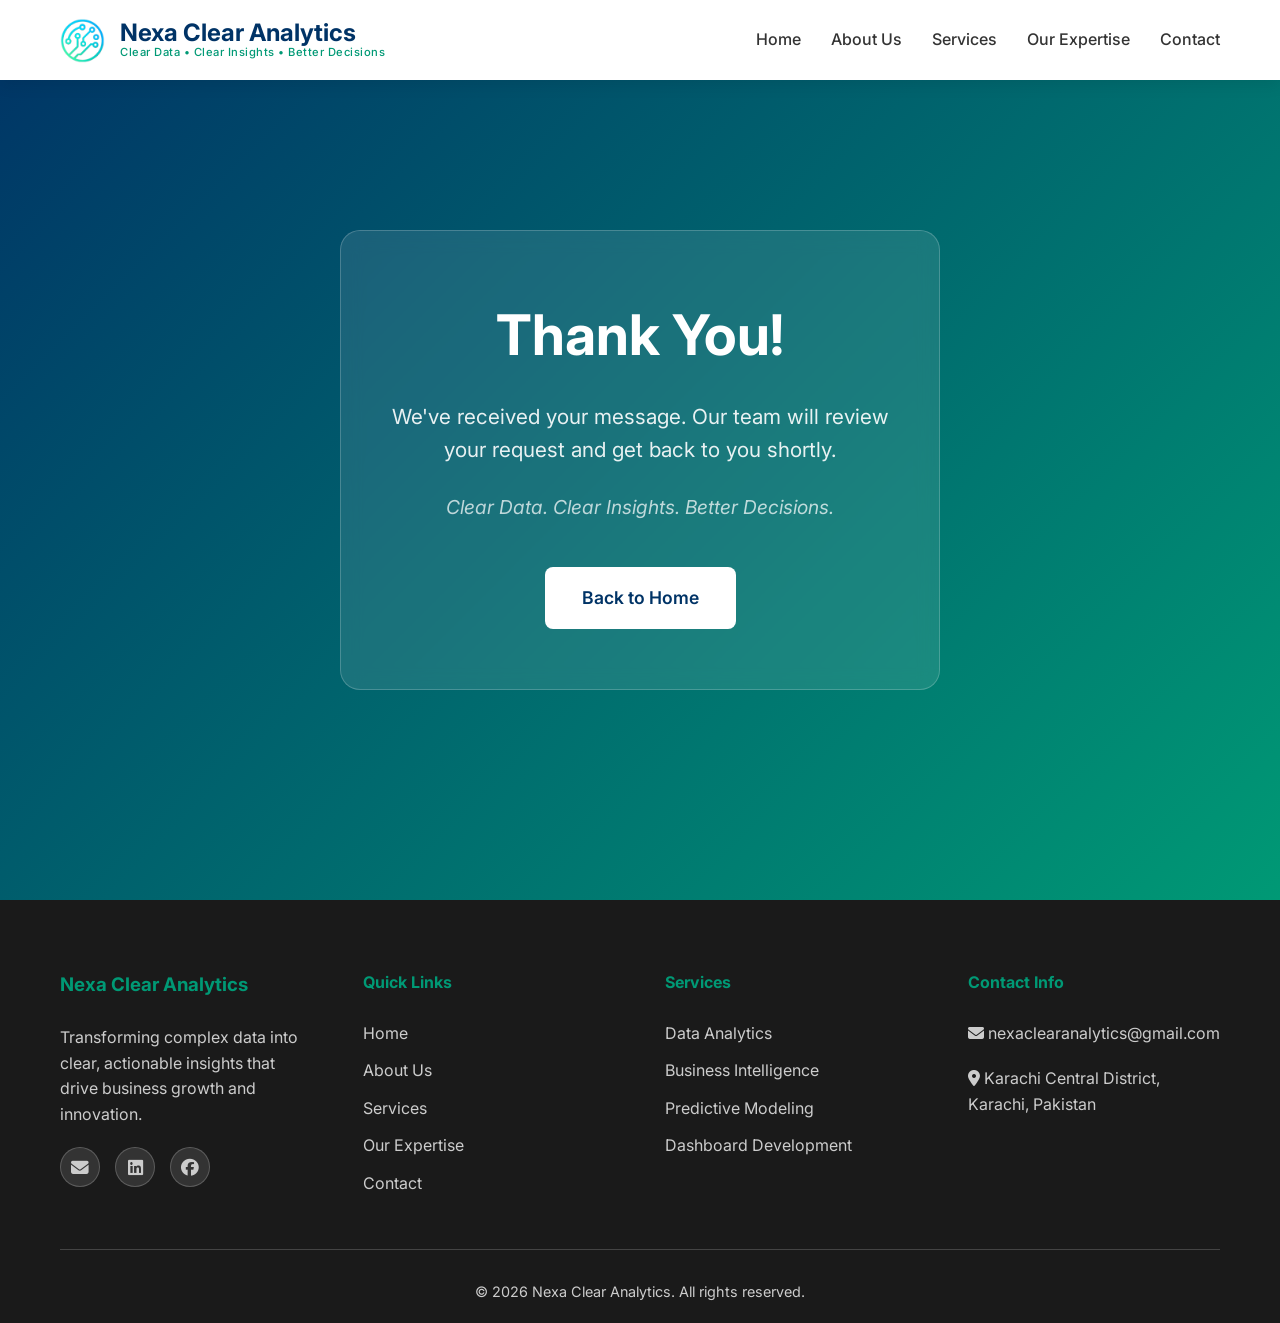
<file: thank-you.html>
<!DOCTYPE html>
<html lang="en">
<head>
    <meta charset="UTF-8">
    <meta name="viewport" content="width=device-width, initial-scale=1.0">
    <meta name="description" content="Thank you for contacting Nexa Clear Analytics.">
    <title>Thank You - Nexa Clear Analytics</title>
    <link rel="stylesheet" href="css/style.css">
    <link rel="preconnect" href="https://fonts.googleapis.com">
    <link rel="preconnect" href="https://fonts.gstatic.com" crossorigin>
    <link href="https://fonts.googleapis.com/css2?family=Inter:wght@300;400;500;600;700&display=swap" rel="stylesheet">
    <link rel="stylesheet" href="https://cdnjs.cloudflare.com/ajax/libs/font-awesome/6.4.0/css/all.min.css">
    <link rel="icon" type="image/x-icon" href="images/favicon.png">
    <style>
        .thank-you-container {
            min-height: 100vh;
            display: flex;
            align-items: center;
            justify-content: center;
            background: linear-gradient(135deg, var(--primary-blue) 0%, var(--primary-green) 100%);
            padding: 100px 20px 80px;
            text-align: center;
            color: white;
        }
        
        .thank-you-content {
            max-width: 600px;
            background: rgba(255, 255, 255, 0.1);
            padding: 60px 40px;
            border-radius: 20px;
            backdrop-filter: blur(10px);
            border: 1px solid rgba(255, 255, 255, 0.2);
        }
        
        .thank-you-content h1 {
            font-size: 3.5rem;
            margin-bottom: 20px;
            font-weight: 700;
        }
        
        .thank-you-content p {
            font-size: 1.3rem;
            line-height: 1.6;
            margin-bottom: 15px;
            opacity: 0.9;
        }
        
        .thank-you-content em {
            font-style: italic;
            font-size: 1.2rem;
            opacity: 0.8;
            display: block;
            margin: 25px 0;
        }
        
        .thank-you-btn {
            display: inline-block;
            padding: 15px 35px;
            background: var(--white);
            color: var(--primary-blue);
            text-decoration: none;
            border-radius: 8px;
            font-weight: 600;
            font-size: 1.1rem;
            transition: all 0.3s ease;
            margin-top: 20px;
            border: 2px solid transparent;
        }
        
        .thank-you-btn:hover {
            background: transparent;
            color: var(--white);
            border-color: var(--white);
            transform: translateY(-2px);
        }
        
        @media (max-width: 768px) {
            .thank-you-content {
                padding: 40px 25px;
            }
            
            .thank-you-content h1 {
                font-size: 2.5rem;
            }
            
            .thank-you-content p {
                font-size: 1.1rem;
            }
            
            .thank-you-content em {
                font-size: 1.1rem;
            }
        }
        
        @media (max-width: 480px) {
            .thank-you-content h1 {
                font-size: 2rem;
            }
            
            .thank-you-content p {
                font-size: 1rem;
            }
            
            .thank-you-btn {
                padding: 12px 25px;
                font-size: 1rem;
            }
        }
    </style>
</head>
<body>
    <!-- Navigation -->
    <nav class="navbar">
        <div class="nav-container">
            <div class="nav-logo">
                <a href="index.html">
                    <img src="images/favicon.png" alt="Nexa Clear Analytics" class="logo-img">
                    <div class="logo-content">
                        <span class="logo-text">Nexa Clear Analytics</span>
                        <span class="logo-tagline">Clear Data • Clear Insights • Better Decisions</span>
                    </div>
                </a>
            </div>

            <div class="nav-menu" id="nav-menu">
                <a href="index.html" class="nav-link">Home</a>
                <a href="about.html" class="nav-link">About Us</a>
                <a href="services.html" class="nav-link">Services</a>
                <a href="portfolio.html" class="nav-link">Our Expertise</a>
                <a href="contact.html" class="nav-link">Contact</a>
            </div>
            <div class="hamburger" id="hamburger">
                <span></span>
                <span></span>
                <span></span>
            </div>
        </div>
    </nav>

    <!-- Thank You Section -->
    <section class="thank-you-container">
        <div class="thank-you-content">
            <h1>Thank You!</h1>
            <p>We've received your message. Our team will review your request and get back to you shortly.</p>
            <p><em>Clear Data. Clear Insights. Better Decisions.</em></p>
            <a href="index.html" class="thank-you-btn">Back to Home</a>
        </div>
    </section>

    <!-- Footer -->
    <footer class="footer">
        <div class="container">
            <div class="footer-content">
                <div class="footer-section">
                    <h3>Nexa Clear Analytics</h3>
                    <p>Transforming complex data into clear, actionable insights that drive business growth and innovation.</p>
                    <div class="social-links">
                        <a href="#" aria-label="Email"><i class="fas fa-envelope"></i></a>
                        <a href="#" aria-label="LinkedIn"><i class="fab fa-linkedin"></i></a>
                        <a href="#" aria-label="Twitter"><i class="fab fa-facebook"></i></a>
                    </div>
                </div>
                <div class="footer-section">
                    <h4>Quick Links</h4>
                    <a href="index.html">Home</a>
                    <a href="about.html">About Us</a>
                    <a href="services.html">Services</a>
                    <a href="portfolio.html">Our Expertise</a>
                    <a href="contact.html">Contact</a>
                </div>
                <div class="footer-section">
                    <h4>Services</h4>
                    <a href="services.html">Data Analytics</a>
                    <a href="services.html">Business Intelligence</a>
                    <a href="services.html">Predictive Modeling</a>
                    <a href="services.html">Dashboard Development</a>
                </div>
                <div class="footer-section">
                    <h4>Contact Info</h4>
                    <p><i class="fas fa-envelope"></i> nexaclearanalytics@gmail.com</p>
                    <p><i class="fas fa-map-marker-alt"></i> Karachi Central District, Karachi, Pakistan</p>
                </div>
            </div>
            <div class="footer-bottom">
                <p>&copy; <span id="current-year">2025</span> Nexa Clear Analytics. All rights reserved.</p>
            </div>
        </div>
    </footer>
    <script src="js/script.js"></script>
</body>
</html>
</file>
<file: css/style.css>
/* css/style.css */
/* Reset and Base Styles */
* {
    margin: 0;
    padding: 0;
    box-sizing: border-box;
}

:root {
    --primary-blue: #003366;
    --primary-green: #009975;
    --light-gray: #f5f7fa;
    --dark-gray: #333333;
    --white: #ffffff;
    --shadow: 0 5px 15px rgba(0, 0, 0, 0.08);
    --transition: all 0.3s ease;
}

body {
    font-family: 'Inter', sans-serif;
    line-height: 1.6;
    color: var(--dark-gray);
    overflow-x: hidden;
}

.container {
    max-width: 1200px;
    margin: 0 auto;
    padding: 0 20px;
}

/* Navigation */
.navbar {
    background: var(--white);
    box-shadow: var(--shadow);
    position: fixed;
    width: 100%;
    top: 0;
    z-index: 1000;
    transition: var(--transition);
}

.nav-container {
    max-width: 1200px;
    margin: 0 auto;
    padding: 0 20px;
    display: flex;
    justify-content: space-between;
    align-items: center;
    height: 80px;
}

.nav-logo a {
    display: flex;
    align-items: center;
    gap: 15px;
    text-decoration: none;
}

.logo-img {
    height: 45px;
    width: auto;
}

.logo-content {
    display: flex;
    flex-direction: column;
    gap: 2px;
}

.logo-text {
    font-size: 1.5rem;
    font-weight: 700;
    color: var(--primary-blue);
    line-height: 1;
}

.logo-tagline {
    font-size: 0.7rem;
    color: var(--primary-green);
    font-weight: 500;
    line-height: 1;
    letter-spacing: 0.5px;
}

.nav-menu {
    display: flex;
    gap: 30px;
}

.nav-link {
    text-decoration: none;
    color: var(--dark-gray);
    font-weight: 500;
    transition: var(--transition);
    position: relative;
    padding: 5px 0;
}

.nav-link:hover {
    color: var(--primary-green);
}

.nav-link::after {
    content: '';
    position: absolute;
    width: 0;
    height: 2px;
    bottom: 0;
    left: 0;
    background-color: var(--primary-green);
    transition: var(--transition);
}

.nav-link:hover::after {
    width: 100%;
}

.nav-link.active {
    color: var(--primary-green);
}

.nav-link.active::after {
    width: 100%;
}

.hamburger {
    display: none;
    flex-direction: column;
    cursor: pointer;
    padding: 5px;
}

.hamburger span {
    width: 25px;
    height: 3px;
    background: var(--primary-blue);
    margin: 3px 0;
    transition: var(--transition);
    border-radius: 2px;
}

.hamburger.active span:nth-child(1) {
    transform: rotate(45deg) translate(5px, 5px);
}

.hamburger.active span:nth-child(2) {
    opacity: 0;
}

.hamburger.active span:nth-child(3) {
    transform: rotate(-45deg) translate(7px, -6px);
}

/* Hero Section */
.hero {
    background: linear-gradient(135deg, var(--primary-blue) 0%, var(--primary-green) 100%);
    color: var(--white);
    padding: 180px 0 100px;
    text-align: center;
    position: relative;
    overflow: hidden;
}

.hero::before {
    content: '';
    position: absolute;
    top: 0;
    left: 0;
    width: 100%;
    height: 100%;
    background: url('data:image/svg+xml;utf8,<svg xmlns="http://www.w3.org/2000/svg" viewBox="0 0 1440 320"><path fill="%23ffffff" fill-opacity="0.1" d="M0,96L48,112C96,128,192,160,288,186.7C384,213,480,235,576,213.3C672,192,768,128,864,128C960,128,1056,192,1152,192C1248,192,1344,128,1392,96L1440,64L1440,320L1392,320C1344,320,1248,320,1152,320C1056,320,960,320,864,320C768,320,672,320,576,320C480,320,384,320,288,320C192,320,96,320,48,320L0,320Z"></path></svg>');
    background-size: cover;
    background-position: center;
}

.hero-content {
    position: relative;
    z-index: 1;
    max-width: 800px;
    margin: 0 auto;
}

.hero-content h1 {
    font-size: 3.2rem;
    margin-bottom: 20px;
    font-weight: 700;
    line-height: 1.2;
}

.hero-content p {
    font-size: 1.3rem;
    margin-bottom: 40px;
    opacity: 0.9;
    line-height: 1.6;
}

.hero-buttons {
    display: flex;
    gap: 20px;
    justify-content: center;
    flex-wrap: wrap;
}

/* Buttons */
.btn {
    padding: 14px 32px;
    border: none;
    border-radius: 5px;
    text-decoration: none;
    font-weight: 600;
    transition: var(--transition);
    cursor: pointer;
    display: inline-block;
    font-size: 1rem;
    text-align: center;
}

.btn-primary {
    background: var(--primary-green);
    color: var(--white);
    box-shadow: 0 4px 15px rgba(0, 153, 117, 0.3);
}

.btn-primary:hover {
    background: #007a5e;
    transform: translateY(-3px);
    box-shadow: 0 6px 20px rgba(0, 153, 117, 0.4);
}

.btn-secondary {
    background: transparent;
    color: var(--white);
    border: 2px solid var(--white);
}

.btn-secondary:hover {
    background: var(--white);
    color: var(--primary-blue);
    transform: translateY(-3px);
}

/* Sections */
.section {
    padding: 100px 0;
}

.section-header {
    text-align: center;
    max-width: 800px;
    margin: 0 auto 60px;
    padding: 0 40px;
}

.section-header h2 {
    font-size: 2.8rem;
    margin-bottom: 20px;
    color: var(--primary-blue);
    font-weight: 700;
    position: relative;
}

.section-header h2::after {
    content: '';
    position: absolute;
    width: 80px;
    height: 4px;
    background: linear-gradient(to right, var(--primary-blue), var(--primary-green));
    bottom: -15px;
    left: 50%;
    transform: translateX(-50%);
    border-radius: 2px;
}

.section-header p {
    font-size: 1.2rem;
    color: var(--dark-gray);
    line-height: 1.7;
    margin-top: 40px;
}

/* Trust Indicators */
.trust-section {
    background: var(--light-gray);
    padding: 60px 0;
}

.trust-grid {
    display: grid;
    grid-template-columns: repeat(auto-fit, minmax(200px, 1fr));
    gap: 30px;
}

.trust-item {
    display: flex;
    flex-direction: column;
    align-items: center;
    gap: 15px;
    text-align: center;
}

.trust-item i {
    font-size: 2.5rem;
    color: var(--primary-green);
}

.trust-item span {
    font-weight: 600;
    color: var(--primary-blue);
}

/* Help Section */
.help-grid {
    display: grid;
    grid-template-columns: repeat(auto-fit, minmax(300px, 1fr));
    gap: 40px;
}

.help-card {
    background: var(--white);
    padding: 50px 30px;
    border-radius: 10px;
    text-align: center;
    box-shadow: var(--shadow);
    transition: var(--transition);
    border-top: 4px solid transparent;
}

.help-card:hover {
    transform: translateY(-10px);
    border-top: 4px solid var(--primary-green);
}

.help-icon {
    font-size: 3.5rem;
    margin-bottom: 25px;
    color: var(--primary-blue);
    background: linear-gradient(135deg, var(--primary-blue), var(--primary-green));
    -webkit-background-clip: text;
    -webkit-text-fill-color: transparent;
    height: 80px;
    display: flex;
    align-items: center;
    justify-content: center;
}

.help-card h3 {
    color: var(--primary-blue);
    margin-bottom: 20px;
    font-size: 1.5rem;
}

.help-card p {
    color: var(--dark-gray);
    line-height: 1.7;
}

/* Industries Section */
.industries-section {
    background: var(--light-gray);
}

.industries-grid {
    display: grid;
    grid-template-columns: repeat(auto-fit, minmax(280px, 1fr));
    gap: 30px;
}

.industry-card {
    background: var(--white);
    padding: 40px 30px;
    border-radius: 10px;
    text-align: center;
    box-shadow: var(--shadow);
    transition: var(--transition);
}

.industry-card:hover {
    transform: translateY(-5px);
}

.industry-icon {
    font-size: 2.5rem;
    margin-bottom: 20px;
    color: var(--primary-green);
    height: 70px;
    display: flex;
    align-items: center;
    justify-content: center;
}

.industry-card h3 {
    color: var(--primary-blue);
    margin-bottom: 15px;
    font-size: 1.4rem;
}

.industry-card p {
    color: var(--dark-gray);
    line-height: 1.6;
}

/* Process Section */
.process-section {
    background: var(--white);
}

.process-grid {
    display: grid;
    grid-template-columns: repeat(4, 1fr);
    gap: 0;
    position: relative;
    z-index: 2;
    max-width: 1200px;
    margin: 0 auto;
}

.process-card {
    background: var(--white);
    padding: 40px 25px;
    border-radius: 15px;
    box-shadow: 0 10px 30px rgba(0, 0, 0, 0.08);
    text-align: center;
    transition: all 0.4s cubic-bezier(0.175, 0.885, 0.32, 1.275);
    position: relative;
    border: 1px solid #f0f0f0;
    margin: 0 10px;
    height: 100%;
    display: flex;
    flex-direction: column;
    align-items: center;
}

.process-card:hover {
    transform: translateY(-10px);
    box-shadow: 0 20px 40px rgba(0, 0, 0, 0.15);
    border-color: var(--primary-green);
}

.step-number {
    width: 50px;
    height: 50px;
    background: linear-gradient(135deg, var(--primary-blue), var(--primary-green));
    color: var(--white);
    border-radius: 50%;
    display: flex;
    align-items: center;
    justify-content: center;
    font-size: 1.2rem;
    font-weight: 700;
    box-shadow: 0 5px 15px rgba(0, 51, 102, 0.3);
    margin-bottom: 25px;
    position: relative;
    z-index: 2;
}

.step-icon {
    font-size: 3.5rem;
    margin-bottom: 25px;
    height: 80px;
    display: flex;
    align-items: center;
    justify-content: center;
    background: linear-gradient(135deg, var(--primary-blue), var(--primary-green));
    -webkit-background-clip: text;
    -webkit-text-fill-color: transparent;
    background-clip: text;
}

.process-card h3 {
    color: var(--primary-blue);
    margin-bottom: 15px;
    font-size: 1.3rem;
    font-weight: 600;
    min-height: 60px;
    display: flex;
    align-items: center;
    justify-content: center;
}

.process-card p {
    color: var(--dark-gray);
    line-height: 1.7;
    font-size: 0.95rem;
    margin-bottom: 0;
    flex-grow: 1;
}

.step-connector {
    position: absolute;
    right: -25px;
    top: 50%;
    transform: translateY(-50%);
    width: 50px;
    height: 100%;
    display: flex;
    align-items: center;
    justify-content: center;
    z-index: 1;
}

.connector-line {
    width: 100%;
    height: 3px;
    background: linear-gradient(to right, var(--primary-green), var(--primary-blue));
    border-radius: 2px;
    position: relative;
}

.connector-arrow {
    position: absolute;
    right: -10px;
    top: 50%;
    transform: translateY(-50%);
    width: 25px;
    height: 25px;
    background: var(--primary-green);
    border-radius: 50%;
    display: flex;
    align-items: center;
    justify-content: center;
    color: var(--white);
    font-size: 0.8rem;
    box-shadow: 0 3px 10px rgba(0, 153, 117, 0.3);
}

.process-card:last-child .step-connector {
    display: none;
}

.process-cta {
    text-align: center;
    margin-top: 60px;
    padding-top: 40px;
    border-top: 1px solid rgba(0, 0, 0, 0.1);
}

.process-cta p {
    font-size: 1.3rem;
    color: var(--dark-gray);
    margin-bottom: 25px;
    font-weight: 500;
}

/* Testimonials Section */
.testimonials-section {
    background: var(--light-gray);
}

.testimonials-grid {
    display: grid;
    grid-template-columns: repeat(auto-fit, minmax(300px, 1fr));
    gap: 30px;
}

.testimonial-card {
    background: var(--white);
    padding: 30px;
    border-radius: 10px;
    box-shadow: var(--shadow);
    transition: var(--transition);
}

.testimonial-card:hover {
    transform: translateY(-5px);
}

.testimonial-content {
    margin-bottom: 20px;
    font-style: italic;
    color: var(--dark-gray);
    line-height: 1.6;
}

.testimonial-author {
    display: flex;
    align-items: center;
    gap: 15px;
}

.author-avatar {
    width: 50px;
    height: 50px;
    background: var(--primary-green);
    border-radius: 50%;
    display: flex;
    align-items: center;
    justify-content: center;
    color: var(--white);
    font-size: 1.2rem;
}

.author-info h4 {
    margin-bottom: 5px;
    color: var(--primary-blue);
}

.author-info p {
    color: var(--dark-gray);
    font-size: 0.9rem;
}

/* CTA Section */
.cta-section {
    background: var(--primary-blue);
    color: var(--white);
    text-align: center;
    padding: 100px 0;
    position: relative;
    overflow: hidden;
}

.cta-section::before {
    content: '';
    position: absolute;
    top: 0;
    left: 0;
    width: 100%;
    height: 100%;
    background: url('data:image/svg+xml;utf8,<svg xmlns="http://www.w3.org/2000/svg" viewBox="0 0 1440 320"><path fill="%23009975" fill-opacity="0.1" d="M0,192L48,197.3C96,203,192,213,288,229.3C384,245,480,267,576,261.3C672,256,768,224,864,197.3C960,171,1056,149,1152,165.3C1248,181,1344,235,1392,261.3L1440,288L1440,320L1392,320C1344,320,1248,320,1152,320C1056,320,960,320,864,320C768,320,672,320,576,320C480,320,384,320,288,320C192,320,96,320,48,320L0,320Z"></path></svg>');
    background-size: cover;
    background-position: center;
}

.cta-section h2 {
    color: var(--white);
    margin-bottom: 20px;
    position: relative;
    z-index: 1;
    font-size: 2.8rem;
}

.cta-section p {
    font-size: 1.3rem;
    margin-bottom: 40px;
    max-width: 700px;
    margin-left: auto;
    margin-right: auto;
    position: relative;
    z-index: 1;
    opacity: 0.9;
}

/* Footer */
.footer {
    background: #1a1a1a;
    color: var(--white);
    padding: 70px 0 20px;
}

.footer-content {
    display: grid;
    grid-template-columns: repeat(auto-fit, minmax(250px, 1fr));
    gap: 50px;
    margin-bottom: 40px;
}

.footer-section h3,
.footer-section h4 {
    margin-bottom: 25px;
    color: var(--primary-green);
}

.footer-section p {
    color: #ccc;
    margin-bottom: 20px;
    line-height: 1.6;
}

.footer-section a {
    color: #ccc;
    text-decoration: none;
    display: block;
    margin-bottom: 12px;
    transition: var(--transition);
}

.footer-section a:hover {
    color: var(--primary-green);
    transform: translateX(5px);
}

.social-links {
    display: flex;
    gap: 15px;
    margin-top: 20px;
}

.social-links a {
    display: flex;
    align-items: center;
    justify-content: center;
    width: 40px;
    height: 40px;
    background: #333;
    border-radius: 50%;
    transition: var(--transition);
    font-size: 1.2rem;
}

.social-links a:hover {
    background: var(--primary-green);
    transform: translateY(-3px);
}

.footer-bottom {
    text-align: center;
    padding-top: 30px;
    border-top: 1px solid #444;
    color: #ccc;
    font-size: 0.9rem;
}

/* Animation Classes */
.fade-in {
    opacity: 0;
    transform: translateY(30px);
    transition: all 0.6s ease;
}

.fade-in.visible {
    opacity: 1;
    transform: translateY(0);
}

/* Responsive Design */
@media (max-width: 1200px) {
    .process-grid {
        grid-template-columns: repeat(2, 1fr);
        gap: 30px;
    }
    
    .process-card {
        margin: 0;
    }
    
    .step-connector {
        display: none;
    }
}

@media (max-width: 992px) {
    .hero-content h1 {
        font-size: 2.8rem;
    }
    
    .section-header h2 {
        font-size: 2.5rem;
    }
}

@media (max-width: 768px) {
    .hamburger {
        display: flex;
    }
    
    .nav-menu {
        position: fixed;
        left: -100%;
        top: 80px;
        flex-direction: column;
        background: var(--white);
        width: 100%;
        text-align: center;
        transition: var(--transition);
        box-shadow: var(--shadow);
        padding: 30px 0;
        gap: 25px;
    }
    
    .nav-menu.active {
        left: 0;
    }
    
    .hero {
        padding: 150px 0 80px;
    }
    
    .hero-content h1 {
        font-size: 2.2rem;
    }
    
    .hero-content p {
        font-size: 1.1rem;
    }
    
    .hero-buttons {
        flex-direction: column;
        align-items: center;
    }
    
    .btn {
        width: 100%;
        max-width: 280px;
    }
    
    .section {
        padding: 80px 0;
    }
    
    .section-header h2 {
        font-size: 2.2rem;
    }
    
    .process-grid {
        grid-template-columns: 1fr;
        gap: 30px;
    }
    
    .trust-grid {
        grid-template-columns: repeat(2, 1fr);
    }
    
    .help-grid, .industries-grid {
        grid-template-columns: 1fr;
    }
    
    .footer-content {
        grid-template-columns: 1fr;
        gap: 40px;
    }
}

@media (max-width: 576px) {
    .hero-content h1 {
        font-size: 1.8rem;
    }
    
    .section-header h2 {
        font-size: 1.8rem;
    }
    
    .cta-section h2 {
        font-size: 2rem;
    }
    
    .cta-section p {
        font-size: 1.1rem;
    }
    
    .trust-grid {
        grid-template-columns: 1fr;
    }
    
    .logo-text {
        font-size: 1.2rem;
    }
    
    .logo-tagline {
        font-size: 0.6rem;
    }
}
/* About Page Specific Styles */
.page-header {
    background: linear-gradient(135deg, var(--primary-blue) 0%, var(--primary-green) 100%);
    color: var(--white);
    padding: 180px 0 100px;
    text-align: center;
    margin-top: 80px;
    position: relative;
    overflow: hidden;
}

.page-header::before {
    content: '';
    position: absolute;
    top: 0;
    left: 0;
    width: 100%;
    height: 100%;
    background: url('data:image/svg+xml;utf8,<svg xmlns="http://www.w3.org/2000/svg" viewBox="0 0 1440 320"><path fill="%23ffffff" fill-opacity="0.1" d="M0,96L48,112C96,128,192,160,288,186.7C384,213,480,235,576,213.3C672,192,768,128,864,128C960,128,1056,192,1152,192C1248,192,1344,128,1392,96L1440,64L1440,320L1392,320C1344,320,1248,320,1152,320C1056,320,960,320,864,320C768,320,672,320,576,320C480,320,384,320,288,320C192,320,96,320,48,320L0,320Z"></path></svg>');
    background-size: cover;
    background-position: center;
}

.page-header h1 {
    font-size: 3.2rem;
    margin-bottom: 20px;
    font-weight: 700;
    line-height: 1.2;
    position: relative;
    z-index: 1;
}

.page-header p {
    font-size: 1.3rem;
    opacity: 0.9;
    max-width: 600px;
    margin: 0 auto;
    line-height: 1.6;
    position: relative;
    z-index: 1;
}

.about-content {
    display: grid;
    grid-template-columns: 1fr 1fr;
    gap: 50px;
    align-items: center;
    margin-top: 50px;
}

.about-text h2 {
    color: var(--primary-blue);
    margin-bottom: 20px;
    font-size: 2.2rem;
    text-align: left;
}

.about-text h2::after {
    content: '';
    position: absolute;
    width: 80px;
    height: 4px;
    background: linear-gradient(to right, var(--primary-blue), var(--primary-green));
    bottom: -15px;
    left: 0;
    border-radius: 2px;
}

.about-text p {
    color: var(--dark-gray);
    line-height: 1.7;
    margin-bottom: 25px;
}

.about-image {
    border-radius: 10px;
    overflow: hidden;
    box-shadow: var(--shadow);
}

.image-placeholder {
    background: linear-gradient(135deg, var(--primary-blue), var(--primary-green));
    height: 400px;
    display: flex;
    flex-direction: column;
    align-items: center;
    justify-content: center;
    color: white;
    text-align: center;
    padding: 30px;
}

.image-placeholder i {
    font-size: 4rem;
    margin-bottom: 20px;
}

.image-placeholder h3 {
    font-size: 1.5rem;
    font-weight: 600;
}

.mission-vision {
    display: grid;
    grid-template-columns: repeat(auto-fit, minmax(300px, 1fr));
    gap: 40px;
    margin-top: 60px;
}

.mission-card, .vision-card {
    background: var(--white);
    padding: 40px 30px;
    border-radius: 15px;
    box-shadow: var(--shadow);
    text-align: center;
    transition: var(--transition);
    border-left: 4px solid var(--primary-green);
}

.mission-card:hover, .vision-card:hover {
    transform: translateY(-5px);
    box-shadow: 0 15px 30px rgba(0, 0, 0, 0.15);
}

.mission-icon, .vision-icon {
    font-size: 3rem;
    color: var(--primary-green);
    margin-bottom: 20px;
    height: 80px;
    display: flex;
    align-items: center;
    justify-content: center;
}

.mission-card h3, .vision-card h3 {
    color: var(--primary-blue);
    margin-bottom: 15px;
    font-size: 1.5rem;
}

.values-grid {
    display: grid;
    grid-template-columns: repeat(auto-fit, minmax(300px, 1fr));
    gap: 30px;
    margin-top: 50px;
}

.value-card {
    background: var(--white);
    padding: 40px 30px;
    border-radius: 10px;
    text-align: center;
    box-shadow: var(--shadow);
    transition: var(--transition);
    border-top: 4px solid transparent;
}

.value-card:hover {
    transform: translateY(-5px);
    border-top: 4px solid var(--primary-green);
}

.value-icon {
    font-size: 2.5rem;
    margin-bottom: 20px;
    color: var(--primary-green);
    height: 70px;
    display: flex;
    align-items: center;
    justify-content: center;
}

.value-card h3 {
    color: var(--primary-blue);
    margin-bottom: 15px;
    font-size: 1.4rem;
}

.value-card p {
    color: var(--dark-gray);
    line-height: 1.6;
}

.team-section {
    background: var(--light-gray);
}

.team-grid {
    display: grid;
    grid-template-columns: repeat(auto-fit, minmax(300px, 1fr));
    gap: 30px;
    margin-top: 50px;
}

.team-card {
    background: var(--white);
    border-radius: 15px;
    overflow: hidden;
    box-shadow: var(--shadow);
    transition: var(--transition);
}

.team-card:hover {
    transform: translateY(-10px);
    box-shadow: 0 15px 30px rgba(0, 0, 0, 0.15);
}

.team-image {
    height: 200px;
    background: linear-gradient(135deg, var(--primary-blue), var(--primary-green));
    display: flex;
    align-items: center;
    justify-content: center;
    color: white;
    font-size: 4rem;
}

.team-info {
    padding: 30px;
}

.team-info h3 {
    color: var(--primary-blue);
    margin-bottom: 5px;
    font-size: 1.4rem;
}

.team-role {
    color: var(--primary-green);
    font-weight: 600;
    margin-bottom: 15px;
    font-style: italic;
}

.team-info p {
    color: var(--dark-gray);
    line-height: 1.6;
    margin-bottom: 20px;
}

.team-skills {
    display: flex;
    flex-wrap: wrap;
    gap: 10px;
}

.team-skills span {
    background: var(--light-gray);
    padding: 5px 15px;
    border-radius: 20px;
    font-size: 0.8rem;
    color: var(--primary-blue);
    font-weight: 500;
}

.expertise-grid {
    display: grid;
    grid-template-columns: repeat(auto-fit, minmax(250px, 1fr));
    gap: 30px;
    margin-top: 50px;
}

.expertise-item {
    background: var(--white);
    padding: 40px 30px;
    border-radius: 10px;
    text-align: center;
    box-shadow: var(--shadow);
    transition: var(--transition);
    border-top: 4px solid transparent;
}

.expertise-item:hover {
    transform: translateY(-5px);
    border-top: 4px solid var(--primary-green);
}

.expertise-icon {
    font-size: 2.5rem;
    margin-bottom: 20px;
    color: var(--primary-green);
    height: 70px;
    display: flex;
    align-items: center;
    justify-content: center;
}

.expertise-item h3 {
    color: var(--primary-blue);
    margin-bottom: 15px;
    font-size: 1.3rem;
}

.expertise-item p {
    color: var(--dark-gray);
    line-height: 1.6;
}

/* Responsive Design for About Page */
@media (max-width: 992px) {
    .about-content {
        grid-template-columns: 1fr;
        gap: 40px;
    }
    
    .about-text h2 {
        text-align: center;
    }
    
    .about-text h2::after {
        left: 50%;
        transform: translateX(-50%);
    }
}

@media (max-width: 768px) {
    .page-header {
        padding: 150px 0 80px;
    }
    
    .page-header h1 {
        font-size: 2.2rem;
    }
    
    .page-header p {
        font-size: 1.1rem;
    }
    
    .mission-vision {
        grid-template-columns: 1fr;
    }
    
    .values-grid {
        grid-template-columns: 1fr;
    }
    
    .team-grid {
        grid-template-columns: 1fr;
    }
    
    .expertise-grid {
        grid-template-columns: 1fr;
    }
}

@media (max-width: 480px) {
    .page-header h1 {
        font-size: 1.8rem;
    }
    
    .about-text h2 {
        font-size: 1.8rem;
    }
    
    .team-image {
        height: 150px;
        font-size: 3rem;
    }
    
    .team-info {
        padding: 20px;
    }
}
/* Leadership Section Styles */
.leadership-section {
    background: var(--light-gray);
}

.ceo-profile {
    display: grid;
    grid-template-columns: 300px 1fr;
    gap: 50px;
    align-items: start;
    max-width: 1000px;
    margin: 0 auto;
    background: var(--white);
    border-radius: 20px;
    overflow: hidden;
    box-shadow: 0 20px 40px rgba(0, 0, 0, 0.1);
}

.ceo-image {
    background: linear-gradient(135deg, var(--primary-blue), var(--primary-green));
    height: 100%;
    display: flex;
    align-items: center;
    justify-content: center;
    color: white;
    font-size: 6rem;
    padding: 40px;
}

.ceo-details {
    padding: 50px 40px 50px 0;
}

.ceo-details h3 {
    color: var(--primary-blue);
    font-size: 2.5rem;
    margin-bottom: 10px;
}

.ceo-title {
    color: var(--primary-green);
    font-size: 1.3rem;
    font-weight: 600;
    margin-bottom: 30px;
    font-style: italic;
}

.ceo-bio p {
    font-size: 1.1rem;
    line-height: 1.7;
    margin-bottom: 20px;
    color: var(--dark-gray);
}

.ceo-expertise {
    margin-top: 40px;
}

.ceo-expertise h4 {
    color: var(--primary-blue);
    margin-bottom: 20px;
    font-size: 1.3rem;
}

.expertise-list {
    display: flex;
    flex-wrap: wrap;
    gap: 15px;
}

.expertise-list span {
    background: var(--light-gray);
    padding: 10px 20px;
    border-radius: 25px;
    font-size: 0.9rem;
    color: var(--primary-blue);
    font-weight: 500;
    border: 1px solid #e0e0e0;
}

/* Responsive design */
@media (max-width: 992px) {
    .ceo-profile {
        grid-template-columns: 1fr;
        text-align: center;
    }
    
    .ceo-image {
        height: 200px;
        padding: 30px;
        font-size: 4rem;
    }
    
    .ceo-details {
        padding: 40px 30px;
    }
}

@media (max-width: 768px) {
    .ceo-details h3 {
        font-size: 2rem;
    }
    
    .ceo-title {
        font-size: 1.1rem;
    }
    
    .expertise-list {
        justify-content: center;
    }
}
/* Services Page Specific Styles */
.services-grid {
    display: grid;
    grid-template-columns: repeat(auto-fit, minmax(350px, 1fr));
    gap: 30px;
}

.service-card {
    background: var(--white);
    border-radius: 15px;
    box-shadow: var(--shadow);
    transition: var(--transition);
    overflow: hidden;
    border: 1px solid #f0f0f0;
}

.service-card:hover {
    transform: translateY(-10px);
    box-shadow: 0 20px 40px rgba(0, 0, 0, 0.15);
}

.service-header {
    padding: 40px 30px 20px;
    text-align: center;
    background: linear-gradient(135deg, var(--primary-blue), var(--primary-green));
    color: var(--white);
}

.service-icon {
    font-size: 3.5rem;
    margin-bottom: 20px;
    height: 80px;
    display: flex;
    align-items: center;
    justify-content: center;
}

.service-header h3 {
    font-size: 1.5rem;
    font-weight: 600;
    margin: 0;
}

.service-content {
    padding: 30px;
}

.service-content p {
    color: var(--dark-gray);
    line-height: 1.6;
    margin-bottom: 25px;
    font-size: 1rem;
}

.service-features {
    list-style: none;
    margin-bottom: 0;
}

.service-features li {
    display: flex;
    align-items: center;
    gap: 12px;
    margin-bottom: 12px;
    color: var(--dark-gray);
    font-size: 0.95rem;
}

.service-features i {
    color: var(--primary-green);
    font-size: 0.9rem;
    width: 20px;
}

.service-footer {
    padding: 0 30px 30px;
    text-align: center;
}

.service-btn {
    display: inline-block;
    padding: 12px 35px;
    background: var(--primary-green);
    color: var(--white);
    text-decoration: none;
    border-radius: 25px;
    font-weight: 600;
    transition: var(--transition);
    border: 2px solid var(--primary-green);
    font-size: 0.95rem;
}

.service-btn:hover {
    background: transparent;
    color: var(--primary-green);
    transform: translateY(-2px);
}

/* Tech Section */
.tech-section {
    background: var(--light-gray);
}

.tech-grid {
    display: grid;
    grid-template-columns: repeat(auto-fit, minmax(250px, 1fr));
    gap: 30px;
    margin-top: 50px;
}

.tech-category {
    background: var(--white);
    padding: 30px;
    border-radius: 10px;
    box-shadow: var(--shadow);
    text-align: center;
}

.tech-category h3 {
    color: var(--primary-blue);
    margin-bottom: 25px;
    font-size: 1.3rem;
}

.tech-items {
    display: flex;
    flex-wrap: wrap;
    gap: 10px;
    justify-content: center;
}

.tech-items span {
    background: var(--light-gray);
    padding: 8px 15px;
    border-radius: 20px;
    font-size: 0.9rem;
    color: var(--primary-blue);
    font-weight: 500;
    transition: var(--transition);
}

.tech-items span:hover {
    background: var(--primary-green);
    color: var(--white);
    transform: translateY(-2px);
}

/* Industries Section for Services Page */
.services-page .industries-grid {
    grid-template-columns: repeat(auto-fit, minmax(250px, 1fr));
}

/* Responsive Design for Services Page */
@media (max-width: 768px) {
    .services-grid {
        grid-template-columns: 1fr;
    }
    
    .service-header, .service-content, .service-footer {
        padding-left: 20px;
        padding-right: 20px;
    }
    
    .tech-grid {
        grid-template-columns: 1fr;
    }
    
    .tech-items {
        justify-content: center;
    }
}

@media (max-width: 480px) {
    .service-header {
        padding: 30px 20px 15px;
    }
    
    .service-icon {
        font-size: 3rem;
        height: 70px;
    }
    
    .service-header h3 {
        font-size: 1.3rem;
    }
    
    .tech-category {
        padding: 25px 20px;
    }
}
/* Updated Tech Section - Category Names Only */
.tech-section .tech-grid {
    display: grid;
    grid-template-columns: repeat(auto-fit, minmax(250px, 1fr));
    gap: 30px;
    margin-top: 50px;
}

.tech-section .tech-category {
    background: var(--white);
    padding: 50px 30px;
    border-radius: 15px;
    box-shadow: var(--shadow);
    text-align: center;
    transition: var(--transition);
    border: 2px solid transparent;
    position: relative;
    overflow: hidden;
}

.tech-section .tech-category::before {
    content: '';
    position: absolute;
    top: 0;
    left: 0;
    width: 100%;
    height: 4px;
    background: linear-gradient(to right, var(--primary-blue), var(--primary-green));
}

.tech-section .tech-category:hover {
    transform: translateY(-10px);
    box-shadow: 0 20px 40px rgba(0, 0, 0, 0.15);
    border-color: var(--primary-green);
}

.tech-section .tech-category h3 {
    color: var(--primary-blue);
    font-size: 1.5rem;
    font-weight: 600;
    margin: 0;
}

/* Single Category Layout */
.tech-section.single-category .tech-grid {
    display: flex;
    justify-content: center;
    max-width: 400px;
    margin: 50px auto 0;
}

.tech-section.single-category .tech-category {
    padding: 60px 40px;
    width: 100%;
}

.tech-section.single-category .tech-category h3 {
    font-size: 2rem;
}

/* Icon Version (Optional) */
.tech-section.with-icons .tech-category {
    padding: 40px 30px;
}

.tech-section.with-icons .tech-category::before {
    display: none;
}

.tech-section.with-icons .tech-icon {
    font-size: 3rem;
    color: var(--primary-green);
    margin-bottom: 20px;
    height: 80px;
    display: flex;
    align-items: center;
    justify-content: center;
}

/* Responsive Design */
@media (max-width: 768px) {
    .tech-section .tech-grid {
        grid-template-columns: repeat(2, 1fr);
        gap: 20px;
    }
    
    .tech-section .tech-category {
        padding: 40px 20px;
    }
    
    .tech-section .tech-category h3 {
        font-size: 1.3rem;
    }
    
    .tech-section.single-category .tech-category {
        padding: 50px 30px;
    }
    
    .tech-section.single-category .tech-category h3 {
        font-size: 1.8rem;
    }
}

@media (max-width: 480px) {
    .tech-section .tech-grid {
        grid-template-columns: 1fr;
    }
    
    .tech-section .tech-category {
        padding: 35px 20px;
    }
}
/* Portfolio/Expertise Page Styles */
.capabilities-grid {
    display: grid;
    grid-template-columns: repeat(auto-fit, minmax(350px, 1fr));
    gap: 40px;
    margin-top: 50px;
}

.capability-card {
    background: var(--white);
    padding: 50px 30px;
    border-radius: 15px;
    box-shadow: var(--shadow);
    text-align: center;
    transition: var(--transition);
    border-top: 4px solid transparent;
}

.capability-card:hover {
    transform: translateY(-10px);
    border-top: 4px solid var(--primary-green);
    box-shadow: 0 15px 30px rgba(0, 0, 0, 0.15);
}

.capability-icon {
    font-size: 3.5rem;
    margin-bottom: 25px;
    color: var(--primary-green);
    height: 80px;
    display: flex;
    align-items: center;
    justify-content: center;
}

.capability-card h3 {
    color: var(--primary-blue);
    margin-bottom: 20px;
    font-size: 1.5rem;
}

.capability-card p {
    color: var(--dark-gray);
    line-height: 1.7;
    margin-bottom: 25px;
}

.capability-features {
    display: flex;
    flex-wrap: wrap;
    gap: 10px;
    justify-content: center;
}

.capability-features span {
    background: var(--light-gray);
    padding: 8px 15px;
    border-radius: 20px;
    font-size: 0.9rem;
    color: var(--primary-blue);
    font-weight: 500;
}

/* Industries Applications */
.industries-applications {
    background: var(--light-gray);
}

.applications-grid {
    display: grid;
    grid-template-columns: repeat(auto-fit, minmax(300px, 1fr));
    gap: 30px;
    margin-top: 50px;
}

.application-card {
    background: var(--white);
    border-radius: 15px;
    overflow: hidden;
    box-shadow: var(--shadow);
    transition: var(--transition);
}

.application-card:hover {
    transform: translateY(-5px);
    box-shadow: 0 10px 25px rgba(0, 0, 0, 0.15);
}

.application-header {
    background: linear-gradient(135deg, var(--primary-blue), var(--primary-green));
    padding: 30px;
    text-align: center;
    color: white;
}

.application-header i {
    font-size: 2.5rem;
    margin-bottom: 15px;
    display: block;
}

.application-header h3 {
    font-size: 1.4rem;
    margin: 0;
}

.application-content {
    padding: 30px;
}

.application-content p {
    color: var(--dark-gray);
    line-height: 1.6;
    margin-bottom: 20px;
}

.application-content ul {
    list-style: none;
    padding: 0;
}

.application-content li {
    padding: 8px 0;
    color: var(--dark-gray);
    position: relative;
    padding-left: 20px;
}

.application-content li:before {
    content: "✓";
    color: var(--primary-green);
    font-weight: bold;
    position: absolute;
    left: 0;
}

/* Methodology Section */
.methodology-steps {
    display: flex;
    flex-direction: column;
    gap: 30px;
    max-width: 800px;
    margin: 50px auto 0;
}

.methodology-step {
    display: flex;
    align-items: flex-start;
    gap: 30px;
    padding: 30px;
    background: var(--white);
    border-radius: 15px;
    box-shadow: var(--shadow);
    transition: var(--transition);
}

.methodology-step:hover {
    transform: translateX(10px);
}

.step-number {
    width: 60px;
    height: 60px;
    background: linear-gradient(135deg, var(--primary-blue), var(--primary-green));
    color: var(--white);
    border-radius: 50%;
    display: flex;
    align-items: center;
    justify-content: center;
    font-size: 1.5rem;
    font-weight: 700;
    flex-shrink: 0;
}

.step-content h3 {
    color: var(--primary-blue);
    margin-bottom: 10px;
    font-size: 1.3rem;
}

.step-content p {
    color: var(--dark-gray);
    line-height: 1.6;
    margin: 0;
}

/* Technology Expertise */
.tech-expertise {
    background: var(--light-gray);
}

.tech-categories {
    display: grid;
    grid-template-columns: repeat(auto-fit, minmax(250px, 1fr));
    gap: 30px;
    margin-top: 50px;
}

.tech-category {
    background: var(--white);
    padding: 40px 30px;
    border-radius: 10px;
    text-align: center;
    box-shadow: var(--shadow);
    transition: var(--transition);
}

.tech-category:hover {
    transform: translateY(-5px);
}

.tech-category h3 {
    color: var(--primary-blue);
    margin-bottom: 15px;
    font-size: 1.3rem;
}

.tech-category p {
    color: var(--dark-gray);
    line-height: 1.6;
    margin: 0;
}

/* Value Proposition */
.value-grid {
    display: grid;
    grid-template-columns: repeat(auto-fit, minmax(250px, 1fr));
    gap: 40px;
    margin-top: 50px;
}

.value-item {
    text-align: center;
    padding: 40px 30px;
}

.value-item i {
    font-size: 3rem;
    color: var(--primary-green);
    margin-bottom: 20px;
    height: 80px;
    display: flex;
    align-items: center;
    justify-content: center;
}

.value-item h3 {
    color: var(--primary-blue);
    margin-bottom: 15px;
    font-size: 1.3rem;
}

.value-item p {
    color: var(--dark-gray);
    line-height: 1.6;
    margin: 0;
}

/* Responsive Design */
@media (max-width: 768px) {
    .capabilities-grid {
        grid-template-columns: 1fr;
    }
    
    .applications-grid {
        grid-template-columns: 1fr;
    }
    
    .methodology-step {
        flex-direction: column;
        text-align: center;
        gap: 20px;
    }
    
    .tech-categories {
        grid-template-columns: 1fr;
    }
    
    .value-grid {
        grid-template-columns: 1fr;
    }
    
    .capability-card {
        padding: 40px 25px;
    }
    
    .application-header {
        padding: 25px 20px;
    }
    
    .application-content {
        padding: 25px 20px;
    }
}

@media (max-width: 480px) {
    .capability-features {
        flex-direction: column;
        align-items: center;
    }
    
    .methodology-step {
        padding: 25px 20px;
    }
    
    .step-number {
        width: 50px;
        height: 50px;
        font-size: 1.3rem;
    }
}
/* Contact Page Specific Styles */
.contact-section {
    padding: 80px 0;
}

.contact-grid {
    display: grid;
    grid-template-columns: 1fr 1fr;
    gap: 60px;
    margin-top: 40px;
}

.contact-info {
    padding: 40px 30px;
    background: var(--light-gray);
    border-radius: 15px;
    height: fit-content;
}

.contact-info h2 {
    color: var(--primary-blue);
    margin-bottom: 15px;
    font-size: 2rem;
}

.contact-info > p {
    color: var(--dark-gray);
    margin-bottom: 30px;
    font-size: 1.1rem;
}

.contact-details {
    margin: 40px 0;
}

.contact-item {
    display: flex;
    align-items: flex-start;
    margin-bottom: 30px;
    padding: 20px;
    border-radius: 10px;
    transition: var(--transition);
    background: var(--white);
}

.contact-item:hover {
    transform: translateY(-2px);
    box-shadow: var(--shadow);
}

.contact-icon {
    font-size: 1.5rem;
    margin-right: 20px;
    background: var(--primary-green);
    color: white;
    width: 50px;
    height: 50px;
    border-radius: 50%;
    display: flex;
    align-items: center;
    justify-content: center;
    flex-shrink: 0;
}

.contact-text h3 {
    color: var(--primary-blue);
    margin-bottom: 8px;
    font-size: 1.2rem;
}

.contact-text p {
    color: var(--dark-gray);
    margin: 4px 0;
    font-size: 1rem;
}

.why-choose-us {
    margin-top: 40px;
}

.why-choose-us h3 {
    color: var(--primary-blue);
    margin-bottom: 20px;
    font-size: 1.3rem;
}

.why-choose-us ul {
    list-style: none;
    padding: 0;
}

.why-choose-us li {
    padding: 10px 0;
    color: var(--dark-gray);
    display: flex;
    align-items: center;
    gap: 12px;
}

.why-choose-us i {
    color: var(--primary-green);
    font-size: 0.9rem;
}

.contact-form {
    padding: 40px;
    background: var(--white);
    border-radius: 15px;
    box-shadow: var(--shadow);
}

.contact-form h2 {
    color: var(--primary-blue);
    margin-bottom: 30px;
    font-size: 2rem;
}

.form-group {
    margin-bottom: 25px;
}

.form-group label {
    display: block;
    margin-bottom: 8px;
    font-weight: 600;
    color: var(--primary-blue);
    font-size: 0.95rem;
}

.form-group input,
.form-group select,
.form-group textarea {
    width: 100%;
    padding: 14px 16px;
    border: 2px solid #e0e0e0;
    border-radius: 8px;
    font-size: 1rem;
    transition: var(--transition);
    box-sizing: border-box;
    font-family: inherit;
    background: var(--light-gray);
}

.form-group input:focus,
.form-group select:focus,
.form-group textarea:focus {
    outline: none;
    border-color: var(--primary-green);
    background: var(--white);
    box-shadow: 0 0 0 3px rgba(0, 153, 117, 0.1);
}

.form-group textarea {
    min-height: 140px;
    resize: vertical;
}

.error-message {
    color: #e74c3c;
    font-size: 0.85rem;
    margin-top: 5px;
    display: block;
    min-height: 20px;
}

#form-message {
    margin-top: 20px;
    padding: 15px;
    border-radius: 8px;
    text-align: center;
    display: none;
    font-weight: 500;
}

#form-message.success {
    background: #d4edda;
    color: #155724;
    border: 1px solid #c3e6cb;
}

#form-message.error {
    background: #f8d7da;
    color: #721c24;
    border: 1px solid #f5c6cb;
}

/* Map Section */
.map-section {
    background: var(--light-gray);
}

.map-container {
    max-width: 800px;
    margin: 0 auto;
}

.map-placeholder {
    background: var(--white);
    padding: 60px 40px;
    border-radius: 15px;
    text-align: center;
    box-shadow: var(--shadow);
}

.map-placeholder i {
    font-size: 4rem;
    color: var(--primary-green);
    margin-bottom: 20px;
}

.map-placeholder h3 {
    color: var(--primary-blue);
    margin-bottom: 10px;
    font-size: 1.5rem;
}

.map-placeholder p {
    color: var(--dark-gray);
    margin: 5px 0;
}

.map-features {
    display: flex;
    justify-content: center;
    gap: 20px;
    margin-top: 25px;
    flex-wrap: wrap;
}

.map-features span {
    background: var(--light-gray);
    padding: 8px 15px;
    border-radius: 20px;
    font-size: 0.9rem;
    color: var(--primary-blue);
    display: flex;
    align-items: center;
    gap: 8px;
}

.map-features i {
    font-size: 1rem;
    margin: 0;
}

/* Consultation Section */
.consultation-grid {
    display: grid;
    grid-template-columns: 2fr 1fr;
    gap: 60px;
    align-items: center;
}

.consultation-content h2 {
    color: var(--primary-blue);
    margin-bottom: 20px;
    font-size: 2.2rem;
}

.consultation-content > p {
    color: var(--dark-gray);
    font-size: 1.1rem;
    line-height: 1.6;
    margin-bottom: 40px;
}

.consultation-benefits {
    display: flex;
    flex-direction: column;
    gap: 25px;
}

.benefit-item {
    display: flex;
    align-items: flex-start;
    gap: 20px;
}

.benefit-item i {
    font-size: 2rem;
    color: var(--primary-green);
    margin-top: 5px;
    flex-shrink: 0;
}

.benefit-item h4 {
    color: var(--primary-blue);
    margin-bottom: 5px;
    font-size: 1.2rem;
}

.benefit-item p {
    color: var(--dark-gray);
    margin: 0;
    line-height: 1.5;
}

.cta-card {
    background: linear-gradient(135deg, var(--primary-blue), var(--primary-green));
    padding: 40px 30px;
    border-radius: 15px;
    text-align: center;
    color: white;
}

.cta-card h3 {
    margin-bottom: 15px;
    font-size: 1.5rem;
}

.cta-card p {
    opacity: 0.9;
    margin-bottom: 30px;
    line-height: 1.5;
}

.cta-buttons {
    display: flex;
    flex-direction: column;
    gap: 15px;
}

.cta-buttons .btn {
    width: 100%;
    justify-content: center;
}

.btn-outline {
    background: transparent;
    color: white;
    border: 2px solid white;
}

.btn-outline:hover {
    background: white;
    color: var(--primary-blue);
}

/* FAQ Section */
.faq-section {
    background: var(--light-gray);
}

.faq-grid {
    display: grid;
    grid-template-columns: repeat(auto-fit, minmax(350px, 1fr));
    gap: 30px;
    margin-top: 50px;
}

.faq-item {
    background: var(--white);
    padding: 30px;
    border-radius: 10px;
    box-shadow: var(--shadow);
}

.faq-item h3 {
    color: var(--primary-blue);
    margin-bottom: 15px;
    font-size: 1.2rem;
}

.faq-item p {
    color: var(--dark-gray);
    line-height: 1.6;
    margin: 0;
}

/* Contact CTA Buttons */
.cta-section .cta-buttons {
    display: flex;
    gap: 20px;
    justify-content: center;
    flex-wrap: wrap;
}

/* Responsive Design */
@media (max-width: 992px) {
    .contact-grid {
        grid-template-columns: 1fr;
        gap: 40px;
    }
    
    .consultation-grid {
        grid-template-columns: 1fr;
        gap: 40px;
    }
    
    .consultation-content {
        text-align: center;
    }
    
    .benefit-item {
        justify-content: center;
        text-align: left;
    }
}

@media (max-width: 768px) {
    .contact-info, .contact-form {
        padding: 30px 20px;
    }
    
    .map-placeholder {
        padding: 40px 25px;
    }
    
    .map-features {
        flex-direction: column;
        align-items: center;
        gap: 15px;
    }
    
    .faq-grid {
        grid-template-columns: 1fr;
    }
    
    .cta-section .cta-buttons {
        flex-direction: column;
        align-items: center;
    }
    
    .cta-section .cta-buttons .btn {
        width: 100%;
        max-width: 280px;
    }
}

@media (max-width: 480px) {
    .contact-item {
        flex-direction: column;
        text-align: center;
        gap: 15px;
    }
    
    .contact-icon {
        margin-right: 0;
    }
    
    .consultation-benefits {
        gap: 20px;
    }
    
    .benefit-item {
        flex-direction: column;
        text-align: center;
        gap: 15px;
    }
    
    .cta-card {
        padding: 30px 20px;
    }
}
/* Thank You Page Styles */
.thankyou-hero {
    background: linear-gradient(135deg, var(--primary-blue) 0%, var(--primary-green) 100%);
    color: var(--white);
    padding: 180px 0 100px;
    text-align: center;
    margin-top: 80px;
    position: relative;
    overflow: hidden;
}

.thankyou-hero::before {
    content: '';
    position: absolute;
    top: 0;
    left: 0;
    width: 100%;
    height: 100%;
    background: url('data:image/svg+xml;utf8,<svg xmlns="http://www.w3.org/2000/svg" viewBox="0 0 1440 320"><path fill="%23ffffff" fill-opacity="0.1" d="M0,96L48,112C96,128,192,160,288,186.7C384,213,480,235,576,213.3C672,192,768,128,864,128C960,128,1056,192,1152,192C1248,192,1344,128,1392,96L1440,64L1440,320L1392,320C1344,320,1248,320,1152,320C1056,320,960,320,864,320C768,320,672,320,576,320C480,320,384,320,288,320C192,320,96,320,48,320L0,320Z"></path></svg>');
    background-size: cover;
    background-position: center;
}

.thankyou-content {
    position: relative;
    z-index: 1;
    max-width: 800px;
    margin: 0 auto;
}

.success-icon {
    font-size: 5rem;
    margin-bottom: 30px;
    animation: bounce 1s ease;
}

@keyframes bounce {
    0%, 20%, 50%, 80%, 100% {
        transform: translateY(0);
    }
    40% {
        transform: translateY(-20px);
    }
    60% {
        transform: translateY(-10px);
    }
}

.thankyou-content h1 {
    font-size: 3rem;
    margin-bottom: 20px;
    font-weight: 700;
}

.thankyou-message {
    font-size: 1.3rem;
    opacity: 0.9;
    margin-bottom: 50px;
    line-height: 1.6;
}

.confirmation-details {
    display: grid;
    grid-template-columns: repeat(auto-fit, minmax(250px, 1fr));
    gap: 30px;
    margin: 50px 0;
}

.confirmation-item {
    display: flex;
    align-items: center;
    gap: 20px;
    text-align: left;
    background: rgba(255, 255, 255, 0.1);
    padding: 25px;
    border-radius: 10px;
    backdrop-filter: blur(10px);
}

.confirmation-item i {
    font-size: 2rem;
    opacity: 0.9;
}

.confirmation-item h3 {
    margin-bottom: 5px;
    font-size: 1.2rem;
}

.confirmation-item p {
    opacity: 0.8;
    margin: 0;
    font-size: 0.95rem;
}

.next-steps {
    margin: 60px 0;
    text-align: left;
}

.next-steps h2 {
    text-align: center;
    margin-bottom: 40px;
    font-size: 2.2rem;
}

.steps-timeline {
    display: grid;
    grid-template-columns: repeat(auto-fit, minmax(250px, 1fr));
    gap: 30px;
}

.step {
    display: flex;
    align-items: flex-start;
    gap: 20px;
}

.step-number {
    width: 40px;
    height: 40px;
    background: var(--white);
    color: var(--primary-blue);
    border-radius: 50%;
    display: flex;
    align-items: center;
    justify-content: center;
    font-weight: 700;
    font-size: 1.2rem;
    flex-shrink: 0;
}

.step-content h4 {
    margin-bottom: 10px;
    font-size: 1.2rem;
}

.step-content p {
    opacity: 0.9;
    margin: 0;
    font-size: 0.95rem;
    line-height: 1.5;
}

.action-buttons {
    display: flex;
    gap: 20px;
    justify-content: center;
    flex-wrap: wrap;
    margin: 50px 0;
}

.action-buttons .btn {
    padding: 15px 30px;
    display: flex;
    align-items: center;
    gap: 10px;
}

.btn-outline {
    background: transparent;
    color: var(--white);
    border: 2px solid var(--white);
}

.btn-outline:hover {
    background: var(--white);
    color: var(--primary-blue);
}

.emergency-contact {
    margin-top: 40px;
}

.emergency-card {
    display: flex;
    align-items: center;
    gap: 20px;
    background: rgba(255, 255, 255, 0.15);
    padding: 25px;
    border-radius: 10px;
    border-left: 4px solid #ff6b6b;
    backdrop-filter: blur(10px);
}

.emergency-card i {
    font-size: 2rem;
    color: #ff6b6b;
}

.emergency-card h3 {
    margin-bottom: 5px;
    font-size: 1.2rem;
}

.emergency-card p {
    opacity: 0.9;
    margin: 0;
}

/* Resources Section */
.resources-section {
    background: var(--light-gray);
}

.resources-grid {
    display: grid;
    grid-template-columns: repeat(auto-fit, minmax(300px, 1fr));
    gap: 30px;
    margin-top: 50px;
}

.resource-card {
    background: var(--white);
    padding: 40px 30px;
    border-radius: 15px;
    text-align: center;
    box-shadow: var(--shadow);
    transition: var(--transition);
}

.resource-card:hover {
    transform: translateY(-5px);
    box-shadow: 0 15px 30px rgba(0, 0, 0, 0.15);
}

.resource-icon {
    font-size: 3rem;
    color: var(--primary-green);
    margin-bottom: 20px;
    height: 80px;
    display: flex;
    align-items: center;
    justify-content: center;
}

.resource-card h3 {
    color: var(--primary-blue);
    margin-bottom: 15px;
    font-size: 1.4rem;
}

.resource-card p {
    color: var(--dark-gray);
    line-height: 1.6;
    margin-bottom: 20px;
}

.resource-link {
    color: var(--primary-green);
    text-decoration: none;
    font-weight: 600;
    transition: var(--transition);
}

.resource-link:hover {
    color: var(--primary-blue);
}

/* Social Links Large */
.social-links-large {
    display: flex;
    justify-content: center;
    gap: 30px;
    flex-wrap: wrap;
    margin-top: 40px;
}

.social-link {
    display: flex;
    align-items: center;
    gap: 12px;
    padding: 15px 25px;
    background: var(--white);
    color: var(--primary-blue);
    text-decoration: none;
    border-radius: 50px;
    transition: var(--transition);
    font-weight: 600;
}

.social-link:hover {
    transform: translateY(-3px);
    box-shadow: 0 10px 20px rgba(0, 0, 0, 0.2);
}

.social-link i {
    font-size: 1.2rem;
}

/* Responsive Design */
@media (max-width: 768px) {
    .thankyou-hero {
        padding: 150px 0 80px;
    }
    
    .thankyou-content h1 {
        font-size: 2.2rem;
    }
    
    .thankyou-message {
        font-size: 1.1rem;
    }
    
    .confirmation-details {
        grid-template-columns: 1fr;
    }
    
    .confirmation-item {
        text-align: center;
        flex-direction: column;
        gap: 15px;
    }
    
    .steps-timeline {
        grid-template-columns: 1fr;
    }
    
    .step {
        text-align: center;
        flex-direction: column;
        gap: 15px;
    }
    
    .action-buttons {
        flex-direction: column;
        align-items: center;
    }
    
    .action-buttons .btn {
        width: 100%;
        max-width: 280px;
        justify-content: center;
    }
    
    .emergency-card {
        flex-direction: column;
        text-align: center;
        gap: 15px;
    }
    
    .resources-grid {
        grid-template-columns: 1fr;
    }
    
    .social-links-large {
        flex-direction: column;
        align-items: center;
        gap: 15px;
    }
    
    .social-link {
        width: 200px;
        justify-content: center;
    }
}

@media (max-width: 480px) {
    .thankyou-content h1 {
        font-size: 1.8rem;
    }
    
    .success-icon {
        font-size: 4rem;
    }
    
    .next-steps h2 {
        font-size: 1.8rem;
    }
    
    .resource-card {
        padding: 30px 20px;
    }
}
/* CTA Section Styles */
.cta-section {
    background: linear-gradient(135deg, var(--primary-blue) 0%, var(--primary-green) 100%);
    color: var(--white);
    text-align: center;
    padding: 80px 0;
}

.cta-section h2 {
    color: var(--white);
    margin-bottom: 20px;
    font-size: 2.5rem;
}

.cta-section p {
    font-size: 1.2rem;
    margin-bottom: 40px;
    opacity: 0.9;
    max-width: 600px;
    margin-left: auto;
    margin-right: auto;
}

.cta-buttons {
    display: flex;
    gap: 20px;
    justify-content: center;
    flex-wrap: wrap;
}

/* Contact Section Styles */
.contact-section {
    padding: 80px 0;
}

.contact-grid {
    display: grid;
    grid-template-columns: 1fr 1fr;
    gap: 60px;
    margin-top: 40px;
}

.contact-info {
    padding: 40px 30px;
    background: var(--light-gray);
    border-radius: 15px;
    height: fit-content;
}

.contact-info h2 {
    color: var(--primary-blue);
    margin-bottom: 15px;
    font-size: 2rem;
}

.contact-details {
    margin: 40px 0;
}

.contact-item {
    display: flex;
    align-items: flex-start;
    margin-bottom: 30px;
    padding: 20px;
    border-radius: 10px;
    transition: var(--transition);
    background: var(--white);
}

.contact-item:hover {
    transform: translateY(-2px);
    box-shadow: var(--shadow);
}

.contact-icon {
    font-size: 1.5rem;
    margin-right: 20px;
    background: var(--primary-green);
    color: white;
    width: 50px;
    height: 50px;
    border-radius: 50%;
    display: flex;
    align-items: center;
    justify-content: center;
    flex-shrink: 0;
}

.contact-text h3 {
    color: var(--primary-blue);
    margin-bottom: 8px;
    font-size: 1.2rem;
}

.contact-text p {
    color: var(--dark-gray);
    margin: 4px 0;
    font-size: 1rem;
}

.why-choose-us {
    margin-top: 40px;
}

.why-choose-us h3 {
    color: var(--primary-blue);
    margin-bottom: 20px;
    font-size: 1.3rem;
}

.why-choose-us ul {
    list-style: none;
    padding: 0;
}

.why-choose-us li {
    padding: 10px 0;
    color: var(--dark-gray);
    display: flex;
    align-items: center;
    gap: 12px;
}

.why-choose-us i {
    color: var(--primary-green);
    font-size: 0.9rem;
}

.contact-form {
    padding: 40px;
    background: var(--white);
    border-radius: 15px;
    box-shadow: var(--shadow);
}

.contact-form h2 {
    color: var(--primary-blue);
    margin-bottom: 30px;
    font-size: 2rem;
}

.form-group {
    margin-bottom: 25px;
}

.form-group label {
    display: block;
    margin-bottom: 8px;
    font-weight: 600;
    color: var(--primary-blue);
    font-size: 0.95rem;
}

.form-group input,
.form-group select,
.form-group textarea {
    width: 100%;
    padding: 14px 16px;
    border: 2px solid #e0e0e0;
    border-radius: 8px;
    font-size: 1rem;
    transition: var(--transition);
    box-sizing: border-box;
    font-family: inherit;
    background: var(--light-gray);
}

.form-group input:focus,
.form-group select:focus,
.form-group textarea:focus {
    outline: none;
    border-color: var(--primary-green);
    background: var(--white);
    box-shadow: 0 0 0 3px rgba(0, 153, 117, 0.1);
}

.form-group textarea {
    min-height: 140px;
    resize: vertical;
}

.btn {
    padding: 14px 32px;
    border: none;
    border-radius: 5px;
    text-decoration: none;
    font-weight: 600;
    transition: var(--transition);
    cursor: pointer;
    display: inline-block;
    font-size: 1rem;
    text-align: center;
}

.btn-primary {
    background: var(--primary-green);
    color: var(--white);
    box-shadow: 0 4px 15px rgba(0, 153, 117, 0.3);
}

.btn-primary:hover {
    background: #007a5e;
    transform: translateY(-3px);
    box-shadow: 0 6px 20px rgba(0, 153, 117, 0.4);
}

.btn-secondary {
    background: transparent;
    color: var(--white);
    border: 2px solid var(--white);
}

.btn-secondary:hover {
    background: var(--white);
    color: var(--primary-blue);
    transform: translateY(-3px);
}

/* Responsive Design */
@media (max-width: 768px) {
    .contact-grid {
        grid-template-columns: 1fr;
        gap: 40px;
    }
    
    .contact-info, .contact-form {
        padding: 30px 20px;
    }
    
    .cta-buttons {
        flex-direction: column;
        align-items: center;
    }
    
    .cta-buttons .btn {
        width: 100%;
        max-width: 280px;
    }
    
    .cta-section h2 {
        font-size: 2rem;
    }
    
    .cta-section p {
        font-size: 1.1rem;
    }
}

@media (max-width: 480px) {
    .contact-item {
        flex-direction: column;
        text-align: center;
        gap: 15px;
    }
    
    .contact-icon {
        margin-right: 0;
    }
    
    .cta-section {
        padding: 60px 0;
    }
    
    .contact-section {
        padding: 60px 0;
    }
}
/* Temporary debug CSS - add this */
#cta-get-started {
    pointer-events: auto !important;
    cursor: pointer !important;
    opacity: 1 !important;
}

.cta-section .btn {
    pointer-events: auto !important;
    cursor: pointer !important;
}
/* CTA Section Styles */
.cta-section {
    background: linear-gradient(135deg, var(--primary-blue) 0%, var(--primary-green) 100%);
    color: var(--white);
    text-align: center;
    padding: 80px 0;
}

.cta-get-started-btn {
    display: inline-block;
    padding: 15px 35px;
    background: var(--primary-green);
    color: var(--white);
    text-decoration: none;
    border-radius: 5px;
    font-weight: 600;
    font-size: 1.1rem;
    transition: all 0.3s ease;
    border: 2px solid transparent;
    cursor: pointer;
}

.cta-get-started-btn:hover {
    background: transparent;
    color: var(--white);
    border-color: var(--white);
    transform: translateY(-3px);
}

.cta-buttons {
    margin-top: 30px;
}
/* Consultation Section Styles */
.consultation-section {
    background: var(--light-gray);
    padding: 80px 0;
}

.consultation-grid {
    display: grid;
    grid-template-columns: 2fr 1fr;
    gap: 60px;
    align-items: center;
}

.consultation-content h2 {
    color: var(--primary-blue);
    margin-bottom: 20px;
    font-size: 2.2rem;
}

.consultation-content > p {
    color: var(--dark-gray);
    font-size: 1.1rem;
    line-height: 1.6;
    margin-bottom: 40px;
}

.consultation-benefits {
    display: flex;
    flex-direction: column;
    gap: 25px;
}

.benefit-item {
    display: flex;
    align-items: flex-start;
    gap: 20px;
}

.benefit-item i {
    font-size: 2rem;
    color: var(--primary-green);
    margin-top: 5px;
    flex-shrink: 0;
}

.benefit-item h4 {
    color: var(--primary-blue);
    margin-bottom: 8px;
    font-size: 1.2rem;
}

.benefit-item p {
    color: var(--dark-gray);
    margin: 0;
    line-height: 1.5;
}

/* Consultation CTA Styles */
.cta-card {
    background: var(--white);
    padding: 40px 30px;
    border-radius: 15px;
    text-align: center;
    box-shadow: var(--shadow);
    border-left: 4px solid var(--primary-green);
}

.cta-card h3 {
    color: var(--primary-blue);
    margin-bottom: 15px;
    font-size: 1.5rem;
}

.cta-card p {
    color: var(--dark-gray);
    line-height: 1.6;
    margin-bottom: 25px;
}

.consultation-get-started-btn {
    display: inline-block;
    padding: 15px 35px;
    background: var(--primary-green);
    color: var(--white);
    text-decoration: none;
    border-radius: 5px;
    font-weight: 600;
    font-size: 1.1rem;
    transition: all 0.3s ease;
    border: 2px solid var(--primary-green);
    cursor: pointer;
}

.consultation-get-started-btn:hover {
    background: transparent;
    color: var(--primary-green);
    transform: translateY(-2px);
    box-shadow: 0 5px 15px rgba(0, 153, 117, 0.3);
}

/* Responsive Design */
@media (max-width: 992px) {
    .consultation-grid {
        grid-template-columns: 1fr;
        gap: 40px;
    }
    
    .consultation-content {
        text-align: center;
    }
    
    .benefit-item {
        justify-content: center;
        text-align: left;
    }
}

@media (max-width: 768px) {
    .consultation-section {
        padding: 60px 0;
    }
    
    .cta-card {
        padding: 30px 20px;
    }
    
    .benefit-item {
        flex-direction: column;
        text-align: center;
        gap: 15px;
    }
    
    .consultation-get-started-btn {
        padding: 12px 25px;
        font-size: 1rem;
    }
}
/* Form Validation Styles */
.form-group {
    position: relative;
    margin-bottom: 25px;
}

.error-message {
    color: #e74c3c;
    font-size: 0.85rem;
    margin-top: 5px;
    display: block;
    min-height: 20px;
    font-weight: 500;
}

/* Error states for input fields */
.form-group.error input,
.form-group.error select,
.form-group.error textarea {
    border-color: #e74c3c;
    background: #fdf2f2;
}

.form-group.error input:focus,
.form-group.error select:focus,
.form-group.error textarea:focus {
    border-color: #e74c3c;
    box-shadow: 0 0 0 3px rgba(231, 76, 60, 0.1);
}

/* Success states */
.form-group.success input,
.form-group.success select,
.form-group.success textarea {
    border-color: #27ae60;
    background: #f2fdf2;
}

/* Required field indicator */
label[for]:after {
    content: " *";
    color: #e74c3c;
}

/* Form message styles */
#form-message {
    margin-top: 20px;
    padding: 15px;
    border-radius: 8px;
    text-align: center;
    display: none;
    font-weight: 500;
}

#form-message.success {
    background: #d4edda;
    color: #155724;
    border: 1px solid #c3e6cb;
}

#form-message.error {
    background: #f8d7da;
    color: #721c24;
    border: 1px solid #f5c6cb;
}
/* Footer Social Links Fix */
.footer .social-links a {
    display: flex;
    align-items: center;
    justify-content: center;
    width: 40px;
    height: 40px;
    background: #333;
    border-radius: 50%;
    transition: var(--transition);
    font-size: 1.2rem;
    text-decoration: none;
    color: #ccc; /* Default icon color */
}

.footer .social-links a:hover {
    background: #333; /* Background same rahega */
    transform: translateY(-3px);
    color: var(--primary-green); /* Sirf icon ka color change hoga */
}

/* Agar aapko background bhi change karna hai to yeh use karo: */
.footer .social-links a:hover {
    background: #444; /* Light background change */
    color: var(--primary-green); /* Icon color change */
    transform: translateY(-3px);
}

/* Alternative: Agar sirf icon ka color change chahiye, background nahi */
.footer .social-links a {
    display: flex;
    align-items: center;
    justify-content: center;
    width: 40px;
    height: 40px;
    background: #333;
    border-radius: 50%;
    transition: all 0.3s ease;
    font-size: 1.2rem;
    text-decoration: none;
}

.footer .social-links a:hover {
    background: #333; /* Background same hi rahega */
    color: var(--primary-green); /* Sirf icon ka color change hoga */
    transform: translateY(-3px);
    box-shadow: 0 5px 15px rgba(0, 153, 117, 0.3);
}

/* Best Solution - Professional Look */
.footer .social-links a {
    display: flex;
    align-items: center;
    justify-content: center;
    width: 42px;
    height: 42px;
    background: rgba(255, 255, 255, 0.1);
    border-radius: 50%;
    transition: all 0.3s cubic-bezier(0.4, 0, 0.2, 1);
    font-size: 1.1rem;
    text-decoration: none;
    color: #ccc;
    border: 1px solid rgba(255, 255, 255, 0.2);
}

.footer .social-links a:hover {
    background: var(--primary-green);
    color: var(--white);
    transform: translateY(-3px) scale(1.1);
    box-shadow: 0 8px 20px rgba(0, 153, 117, 0.4);
    border-color: var(--primary-green);
}

/* Agar aapko modern gradient effect chahiye */
.footer .social-links a {
    display: flex;
    align-items: center;
    justify-content: center;
    width: 44px;
    height: 44px;
    background: linear-gradient(135deg, #333, #444);
    border-radius: 50%;
    transition: all 0.3s ease;
    font-size: 1.1rem;
    text-decoration: none;
    color: #ccc;
    position: relative;
    overflow: hidden;
}

.footer .social-links a::before {
    content: '';
    position: absolute;
    top: 0;
    left: -100%;
    width: 100%;
    height: 100%;
    background: linear-gradient(135deg, var(--primary-green), #00cc99);
    transition: all 0.4s ease;
    z-index: 1;
}

.footer .social-links a:hover::before {
    left: 0;
}

.footer .social-links a i {
    position: relative;
    z-index: 2;
    transition: all 0.3s ease;
}

.footer .social-links a:hover i {
    color: var(--white);
    transform: scale(1.1);
}

/* Simple and Clean Solution (Recommended) */
.footer .social-links a {
    display: flex;
    align-items: center;
    justify-content: center;
    width: 40px;
    height: 40px;
    background: #333;
    border-radius: 50%;
    transition: all 0.3s ease;
    font-size: 1.1rem;
    text-decoration: none;
    color: #ccc;
}

.footer .social-links a:hover {
    background: #333; /* Background same rahega */
    color: var(--primary-green); /* Sirf icon ka color change hoga */
    transform: translateY(-2px);
    box-shadow: 0 4px 12px rgba(0, 153, 117, 0.3);
}
/* Form Validation Styles */
.form-group {
    position: relative;
    margin-bottom: 25px;
}

.error-message {
    color: #e74c3c;
    font-size: 0.85rem;
    margin-top: 5px;
    display: block;
    min-height: 20px;
    font-weight: 500;
}

/* Error states for input fields */
.form-group.error input,
.form-group.error select,
.form-group.error textarea {
    border-color: #e74c3c;
    background: #fdf2f2;
}

.form-group.error input:focus,
.form-group.error select:focus,
.form-group.error textarea:focus {
    border-color: #e74c3c;
    box-shadow: 0 0 0 3px rgba(231, 76, 60, 0.1);
}

/* Success states */
.form-group.success input,
.form-group.success select,
.form-group.success textarea {
    border-color: #27ae60;
    background: #f2fdf2;
}

/* Required field indicator */
label[for]:after {
    content: " *";
    color: #e74c3c;
}

/* Form message styles */
#form-message {
    margin-top: 20px;
    padding: 15px;
    border-radius: 8px;
    text-align: center;
    display: none;
    font-weight: 500;
}

#form-message.success {
    background: #d4edda;
    color: #155724;
    border: 1px solid #c3e6cb;
}

#form-message.error {
    background: #f8d7da;
    color: #721c24;
    border: 1px solid #f5c6cb;
}
/* Add these styles to your existing CSS file */

/* Navigation Fix for Mobile */
.nav-menu.active {
    display: flex !important;
    left: 0 !important;
}

/* Form Highlight Animation */
.form-highlight {
    animation: highlightForm 2s ease-in-out;
    box-shadow: 0 0 0 4px rgba(0, 153, 117, 0.3);
}

@keyframes highlightForm {
    0% {
        box-shadow: 0 0 0 0 rgba(0, 153, 117, 0.7);
        transform: scale(1);
    }
    50% {
        box-shadow: 0 0 0 20px rgba(0, 153, 117, 0);
        transform: scale(1.02);
    }
    100% {
        box-shadow: 0 0 0 0 rgba(0, 153, 117, 0);
        transform: scale(1);
    }
}

/* Button Loading State */
.btn-loading {
    display: none;
}

.btn:disabled {
    opacity: 0.7;
    cursor: not-allowed;
}

/* Required Field Indicator */
.form-group.required label::after {
    content: " *";
    color: #e74c3c;
}

/* Mobile Navigation Fix */
@media (max-width: 768px) {
    .nav-menu {
        position: fixed;
        left: -100%;
        top: 80px;
        flex-direction: column;
        background: var(--white);
        width: 100%;
        text-align: center;
        transition: var(--transition);
        box-shadow: var(--shadow);
        padding: 30px 0;
        gap: 25px;
        z-index: 999;
    }
    
    .nav-menu.active {
        left: 0;
        display: flex !important;
    }
    
    .hamburger {
        display: flex;
        z-index: 1000;
    }
}

/* Form Validation Styles */
.form-group.error input,
.form-group.error select,
.form-group.error textarea {
    border-color: #e74c3c !important;
    background: #fdf2f2 !important;
}

.form-group.success input,
.form-group.success select,
.form-group.success textarea {
    border-color: #27ae60 !important;
    background: #f2fdf2 !important;
}

.error-message {
    color: #e74c3c;
    font-size: 0.85rem;
    margin-top: 5px;
    display: block;
    min-height: 20px;
}

#form-message {
    margin-top: 20px;
    padding: 15px;
    border-radius: 8px;
    text-align: center;
    display: none;
    font-weight: 500;
}

#form-message.success {
    background: #d4edda;
    color: #155724;
    border: 1px solid #c3e6cb;
}

#form-message.error {
    background: #f8d7da;
    color: #721c24;
    border: 1px solid #f5c6cb;
}
</file>
